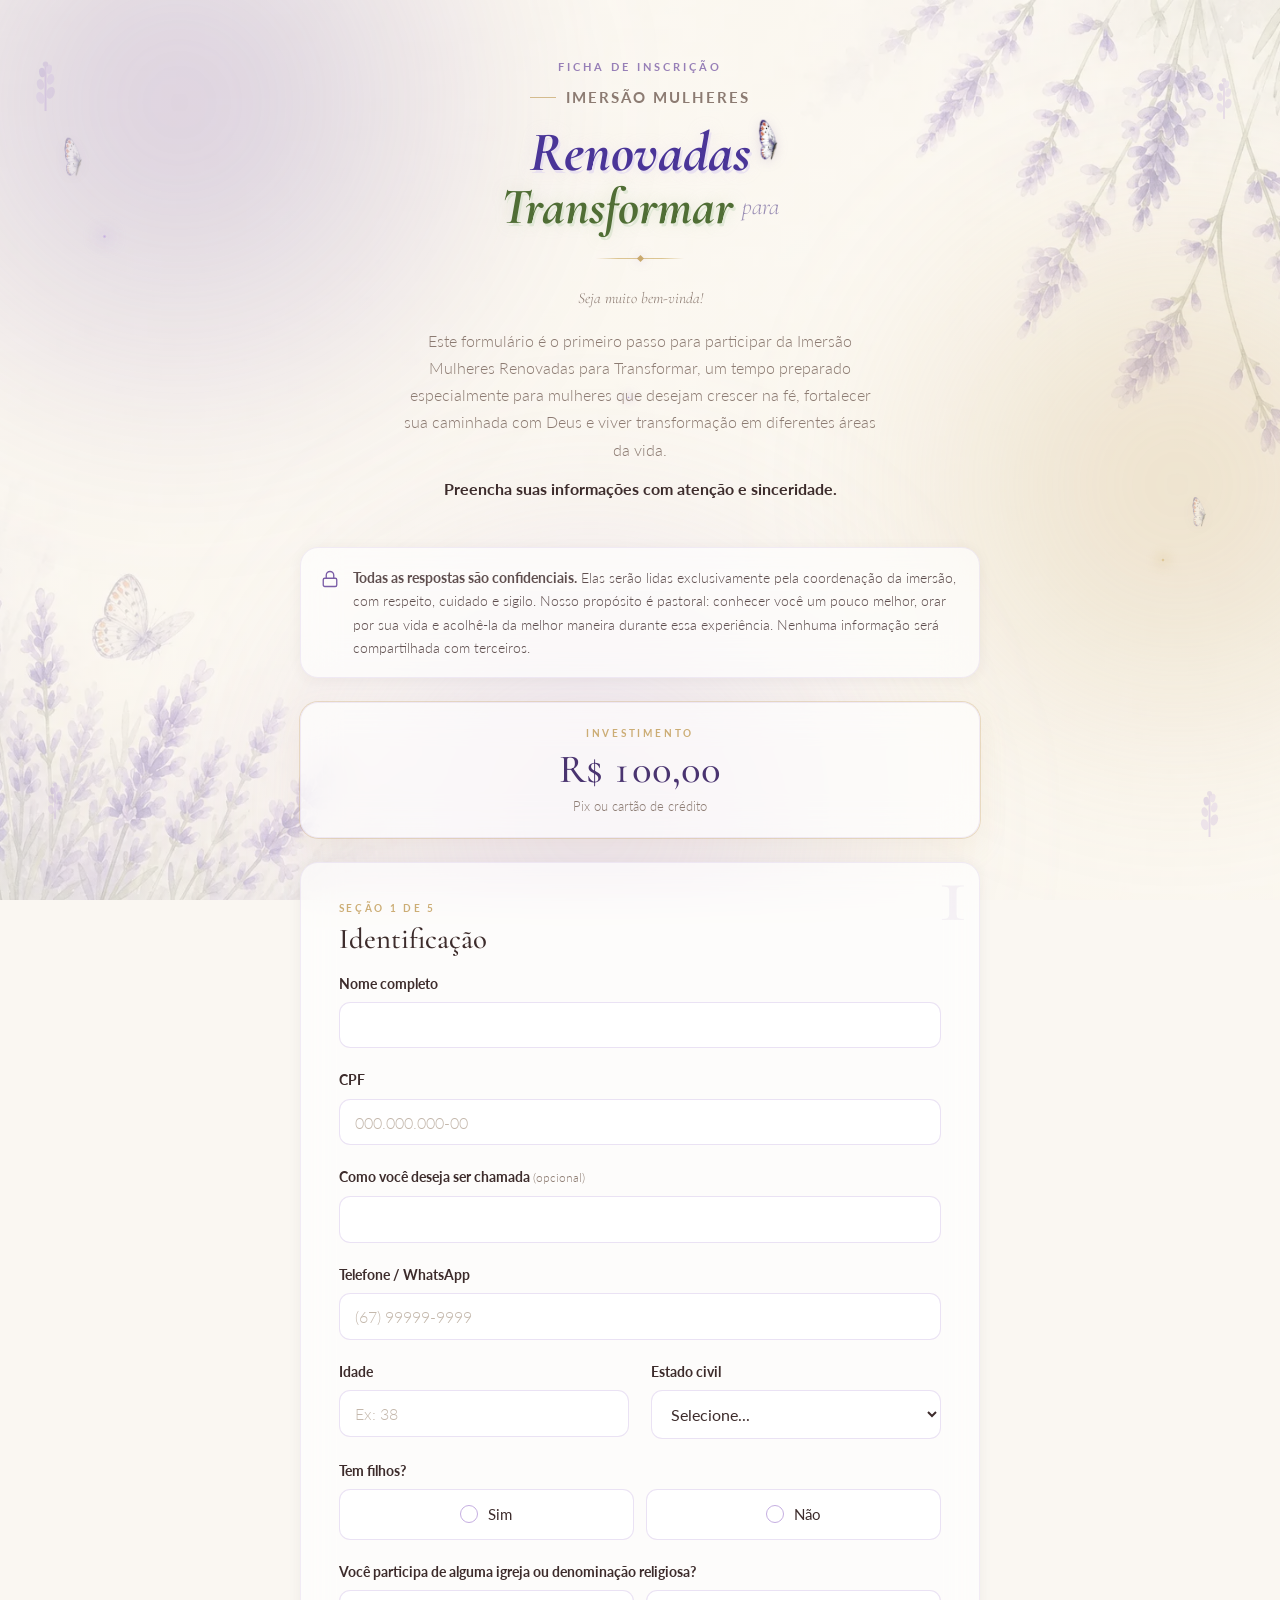
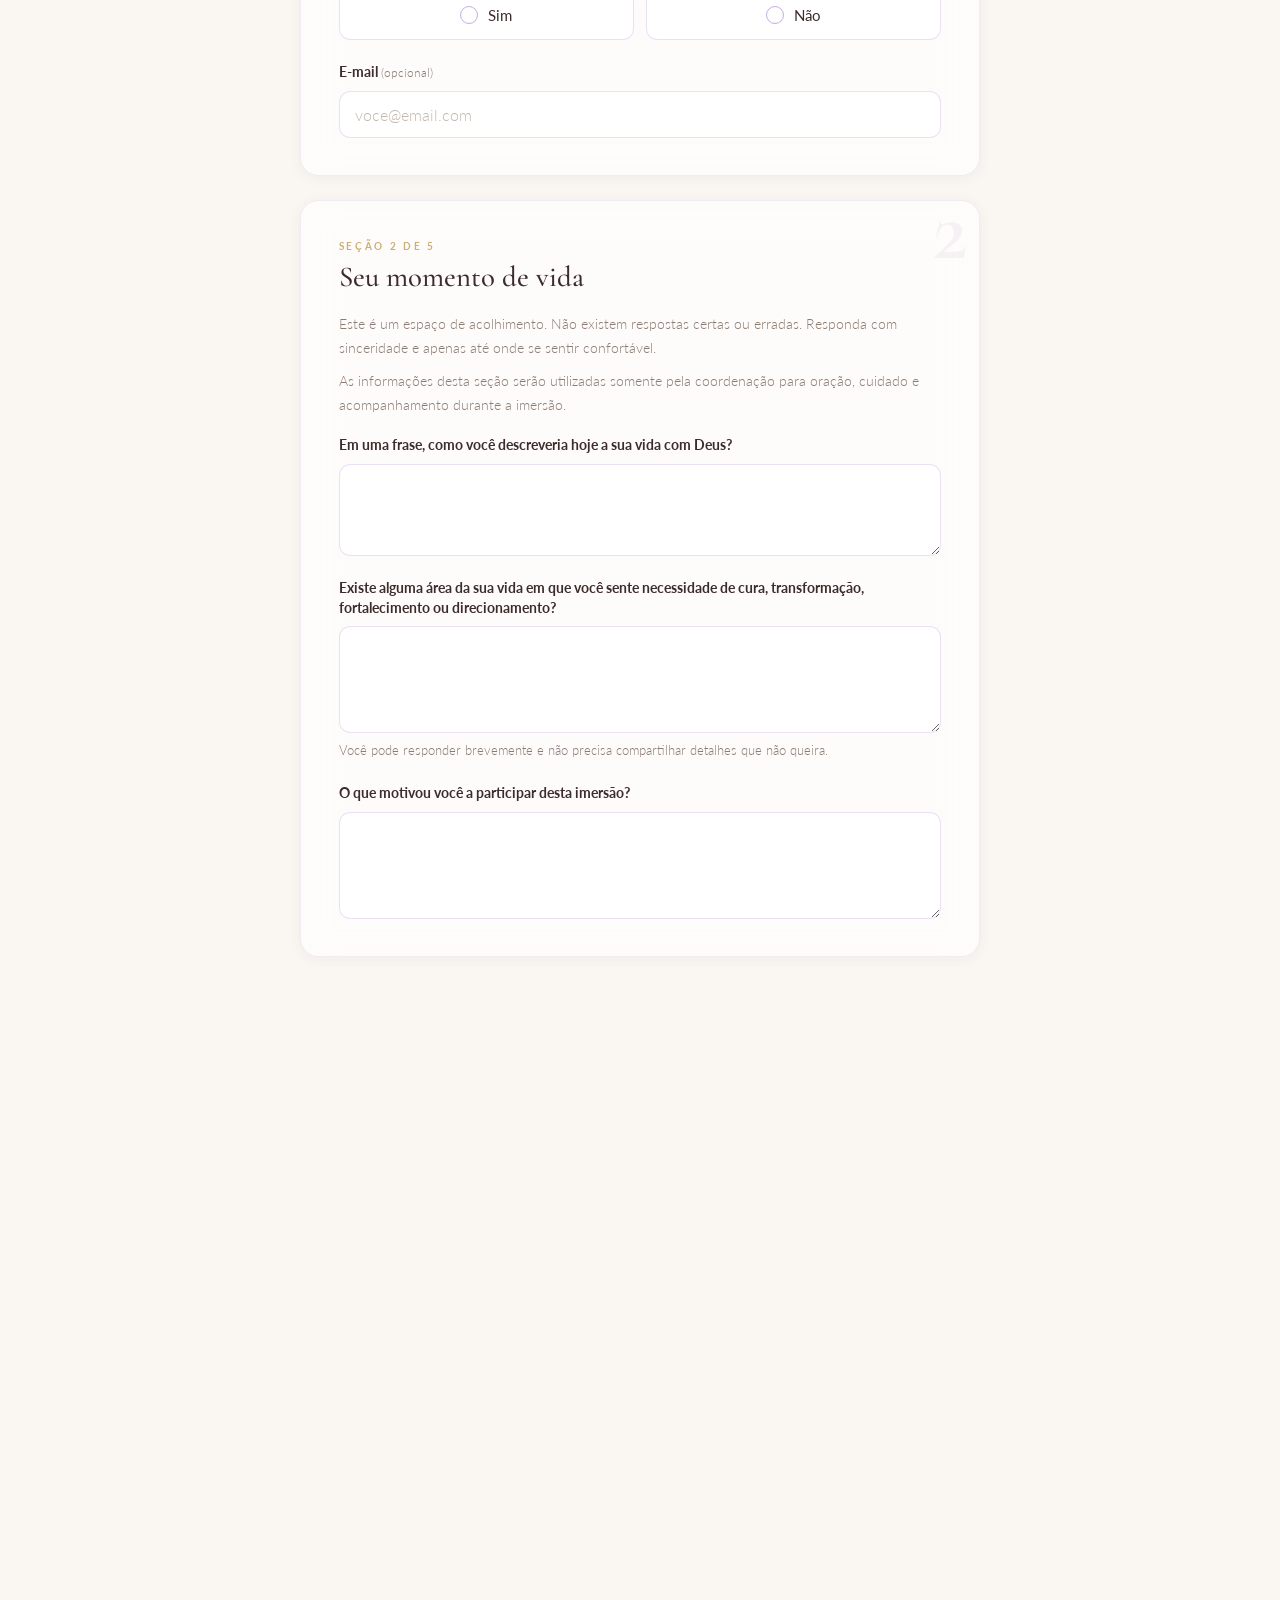
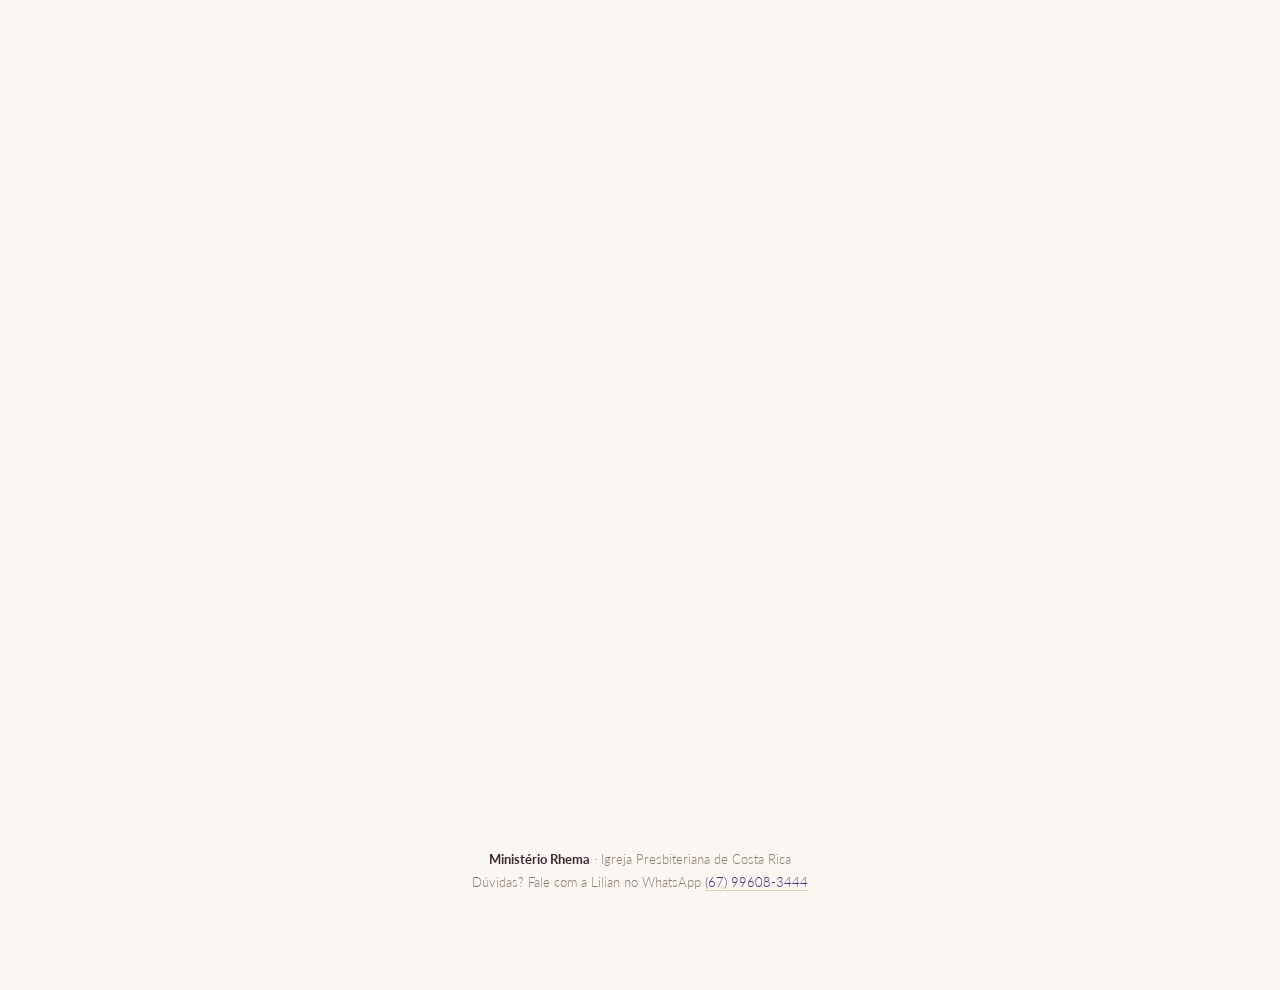
<file: index.html>
<!DOCTYPE html>
<html lang="pt-BR">
<head>
<meta charset="UTF-8">
<meta name="viewport" content="width=device-width, initial-scale=1">
<title>Ficha de Inscrição — Imersão Mulheres Renovadas para Transformar</title>
<meta name="description" content="Inscrição para a Imersão Mulheres Renovadas para Transformar — 05 de setembro de 2026, Igreja Presbiteriana de Costa Rica.">
<link rel="icon" href="img/favicon.svg" type="image/svg+xml">
<link rel="preconnect" href="https://fonts.googleapis.com">
<link rel="preconnect" href="https://fonts.gstatic.com" crossorigin>
<link href="https://fonts.googleapis.com/css2?family=Cormorant+Garamond:ital,wght@0,300;0,400;0,500;0,600;1,300;1,400&family=Lato:ital,wght@0,300;0,400;0,700;1,300&display=swap" rel="stylesheet">
<link rel="stylesheet" href="styles.css?v=29">
</head>
<body>

<div class="atmosfera" aria-hidden="true">
  <span class="brilho brilho--1"></span>
  <span class="brilho brilho--2"></span>
  <span class="brilho brilho--3"></span>
</div>
<img class="borboleta-fundo borboleta-fundo--1" src="img/borboleta-3.png" alt="" aria-hidden="true">
<img class="borboleta-fundo borboleta-fundo--2" src="img/borboleta-3.png" alt="" aria-hidden="true">
<svg class="ramo ramo--1" viewBox="0 0 16 34" fill="none" aria-hidden="true"><line x1="8" y1="34" x2="8" y2="8" stroke="#A882D4" stroke-width="1.2" stroke-linecap="round"/><ellipse cx="5" cy="26" rx="2.4" ry="3.6" fill="#C4ADE0" transform="rotate(-18 5 26)"/><ellipse cx="11" cy="23" rx="2.4" ry="3.6" fill="#B89FD4" transform="rotate(18 11 23)"/><ellipse cx="5" cy="18" rx="2.1" ry="3.2" fill="#B89FD4" transform="rotate(-14 5 18)"/><ellipse cx="11" cy="15" rx="2.1" ry="3.2" fill="#C4ADE0" transform="rotate(14 11 15)"/><ellipse cx="6" cy="11" rx="1.8" ry="2.8" fill="#9B7EC8" transform="rotate(-10 6 11)"/><ellipse cx="10" cy="9" rx="1.8" ry="2.8" fill="#C4ADE0" transform="rotate(10 10 9)"/><circle cx="8" cy="6" r="1.6" fill="#9B7EC8" opacity="0.8"/></svg>
<svg class="ramo ramo--2" viewBox="0 0 16 34" fill="none" aria-hidden="true"><line x1="8" y1="34" x2="8" y2="8" stroke="#A882D4" stroke-width="1.2" stroke-linecap="round"/><ellipse cx="5" cy="26" rx="2.4" ry="3.6" fill="#C4ADE0" transform="rotate(-18 5 26)"/><ellipse cx="11" cy="23" rx="2.4" ry="3.6" fill="#B89FD4" transform="rotate(18 11 23)"/><ellipse cx="5" cy="18" rx="2.1" ry="3.2" fill="#B89FD4" transform="rotate(-14 5 18)"/><ellipse cx="11" cy="15" rx="2.1" ry="3.2" fill="#C4ADE0" transform="rotate(14 11 15)"/><ellipse cx="6" cy="11" rx="1.8" ry="2.8" fill="#9B7EC8" transform="rotate(-10 6 11)"/><ellipse cx="10" cy="9" rx="1.8" ry="2.8" fill="#C4ADE0" transform="rotate(10 10 9)"/><circle cx="8" cy="6" r="1.6" fill="#9B7EC8" opacity="0.8"/></svg>
<svg class="ramo ramo--3" viewBox="0 0 16 34" fill="none" aria-hidden="true"><line x1="8" y1="34" x2="8" y2="8" stroke="#A882D4" stroke-width="1.2" stroke-linecap="round"/><ellipse cx="5" cy="26" rx="2.4" ry="3.6" fill="#C4ADE0" transform="rotate(-18 5 26)"/><ellipse cx="11" cy="23" rx="2.4" ry="3.6" fill="#B89FD4" transform="rotate(18 11 23)"/><ellipse cx="5" cy="18" rx="2.1" ry="3.2" fill="#B89FD4" transform="rotate(-14 5 18)"/><ellipse cx="11" cy="15" rx="2.1" ry="3.2" fill="#C4ADE0" transform="rotate(14 11 15)"/><ellipse cx="6" cy="11" rx="1.8" ry="2.8" fill="#9B7EC8" transform="rotate(-10 6 11)"/><ellipse cx="10" cy="9" rx="1.8" ry="2.8" fill="#C4ADE0" transform="rotate(10 10 9)"/><circle cx="8" cy="6" r="1.6" fill="#9B7EC8" opacity="0.8"/></svg>
<svg class="ramo ramo--4" viewBox="0 0 16 34" fill="none" aria-hidden="true"><line x1="8" y1="34" x2="8" y2="8" stroke="#A882D4" stroke-width="1.2" stroke-linecap="round"/><ellipse cx="5" cy="26" rx="2.4" ry="3.6" fill="#C4ADE0" transform="rotate(-18 5 26)"/><ellipse cx="11" cy="23" rx="2.4" ry="3.6" fill="#B89FD4" transform="rotate(18 11 23)"/><ellipse cx="5" cy="18" rx="2.1" ry="3.2" fill="#B89FD4" transform="rotate(-14 5 18)"/><ellipse cx="11" cy="15" rx="2.1" ry="3.2" fill="#C4ADE0" transform="rotate(14 11 15)"/><ellipse cx="6" cy="11" rx="1.8" ry="2.8" fill="#9B7EC8" transform="rotate(-10 6 11)"/><ellipse cx="10" cy="9" rx="1.8" ry="2.8" fill="#C4ADE0" transform="rotate(10 10 9)"/><circle cx="8" cy="6" r="1.6" fill="#9B7EC8" opacity="0.8"/></svg>
<span class="faisca faisca--1" aria-hidden="true"></span>
<span class="faisca faisca--2" aria-hidden="true"></span>
<span class="faisca faisca--3" aria-hidden="true"></span>

<div class="folha">

  <header class="capa">
    <div class="rotulo entra entra--1">Ficha de Inscrição</div>
    <h1 class="entra entra--desfocado entra--2">
      <span class="titulo-eyebrow-interno">Imersão Mulheres</span>
      <span class="titulo-linha1-envolto">
        <span class="titulo-linha1">Renovadas</span>
        <img class="borboleta-titulo borboleta" src="img/borboleta-3.png" alt="" aria-hidden="true">
      </span>
      <span class="titulo-linha2"><span class="titulo-verde">Transformar</span> <span class="titulo-para">para</span></span>
    </h1>
    <div class="filete entra entra--2"></div>
    <p class="boas-vindas entra entra--3">Seja muito bem-vinda!</p>
    <p class="entra entra--3">Este formulário é o primeiro passo para participar da Imersão Mulheres Renovadas para Transformar, um tempo preparado especialmente para mulheres que desejam crescer na fé, fortalecer sua caminhada com Deus e viver transformação em diferentes áreas da vida.</p>
    <p class="entra entra--4"><strong>Preencha suas informações com atenção e sinceridade.</strong></p>
  </header>

  <div class="miolo">

    <div class="selo-sigilo vidro entra entra--4">
      <svg width="18" height="18" viewBox="0 0 24 24" fill="none" stroke="currentColor" stroke-width="1.8" stroke-linecap="round" stroke-linejoin="round" aria-hidden="true">
        <rect x="3" y="11" width="18" height="11" rx="2"></rect>
        <path d="M7 11V7a5 5 0 0 1 10 0v4"></path>
      </svg>
      <p><strong>Todas as respostas são confidenciais.</strong> Elas serão lidas exclusivamente pela coordenação da imersão, com respeito, cuidado e sigilo. Nosso propósito é pastoral: conhecer você um pouco melhor, orar por sua vida e acolhê-la da melhor maneira durante essa experiência. Nenhuma informação será compartilhada com terceiros.</p>
    </div>

    <div class="investimento vidro entra entra--4">
      <span class="rotulo-valor">Investimento</span>
      <span class="valor" id="valor-inscricao">R$ 100,00</span>
      <span class="valor-nota">Pix ou cartão de crédito</span>
    </div>

    <form id="form-inscricao" novalidate>
      <div class="miolo">

        <!-- ── 1. Identificação ─────────────────────────────── -->
        <section class="secao vidro revela">
          <span class="secao-fantasma" aria-hidden="true">1</span>
          <div class="secao-cabeca">
            <span class="secao-rotulo">Seção 1 de 5</span>
            <h2>Identificação</h2>
          </div>

          <div class="campos">
            <div class="campo">
              <label for="nome">Nome completo</label>
              <input type="text" id="nome" name="nome" autocomplete="name" required>
              <div class="erro-campo" id="erro-nome"></div>
            </div>

            <!-- O CPF vem logo no começo de propósito: é por ele que o sistema
                 reconhece quem já se inscreveu — antes de a pessoa preencher a
                 ficha inteira de novo. -->
            <div class="campo">
              <label for="cpf">CPF</label>
              <input type="text" id="cpf" name="cpf" inputmode="numeric" placeholder="000.000.000-00" maxlength="14" required>
              <div class="erro-campo" id="erro-cpf"></div>
              <div class="campo-nota" id="nota-cpf" role="status" aria-live="polite" hidden></div>
            </div>

            <div class="campo">
              <label for="apelido">Como você deseja ser chamada <span class="opcional">(opcional)</span></label>
              <input type="text" id="apelido" name="apelido" autocomplete="nickname">
            </div>

            <div class="campo">
              <label for="telefone">Telefone / WhatsApp</label>
              <!-- maxlength 20 (e não 15): precisa sobrar espaço pra quem digita o 55
                   do país na frente — a máscara descarta o 55 sozinha. Com 15, o campo
                   enchia e os últimos dígitos do número nem entravam. -->
              <input type="tel" id="telefone" name="telefone" inputmode="numeric" placeholder="(67) 99999-9999" maxlength="20" autocomplete="tel" required>
              <div class="erro-campo" id="erro-telefone"></div>
            </div>

            <div class="dupla">
              <div class="campo">
                <label for="idade">Idade</label>
                <input type="text" id="idade" name="idade" inputmode="numeric" maxlength="3" placeholder="Ex: 38" required>
                <div class="erro-campo" id="erro-idade"></div>
              </div>
              <div class="campo">
                <label for="estadoCivil">Estado civil</label>
                <select id="estadoCivil" name="estadoCivil" required>
                  <option value="">Selecione...</option>
                  <option value="Solteira">Solteira</option>
                  <option value="Casada">Casada</option>
                  <option value="União estável">União estável</option>
                  <option value="Separada">Separada</option>
                  <option value="Divorciada">Divorciada</option>
                  <option value="Viúva">Viúva</option>
                </select>
                <div class="erro-campo" id="erro-estadoCivil"></div>
              </div>
            </div>

            <div class="campo">
              <span class="rotulo-campo">Tem filhos?</span>
              <div class="escolhas">
                <label class="escolha"><input type="radio" name="temFilhos" value="sim"><span class="marca"></span>Sim</label>
                <label class="escolha"><input type="radio" name="temFilhos" value="nao"><span class="marca"></span>Não</label>
              </div>
              <div class="erro-campo" id="erro-temFilhos"></div>
              <div class="condicional" id="bloco-quantosFilhos" hidden>
                <label for="quantosFilhos">Se sim, quantos?</label>
                <input type="text" id="quantosFilhos" name="quantosFilhos" inputmode="numeric" maxlength="2">
                <div class="erro-campo" id="erro-quantosFilhos"></div>
              </div>
            </div>

            <div class="campo">
              <span class="rotulo-campo">Você participa de alguma igreja ou denominação religiosa?</span>
              <div class="escolhas">
                <label class="escolha"><input type="radio" name="participaIgreja" value="sim"><span class="marca"></span>Sim</label>
                <label class="escolha"><input type="radio" name="participaIgreja" value="nao"><span class="marca"></span>Não</label>
              </div>
              <div class="erro-campo" id="erro-participaIgreja"></div>
              <div class="condicional" id="bloco-qualIgreja" hidden>
                <label for="qualIgreja">Se sim, qual?</label>
                <input type="text" id="qualIgreja" name="qualIgreja">
                <div class="erro-campo" id="erro-qualIgreja"></div>
              </div>
            </div>

            <div class="campo">
              <label for="email">E-mail <span class="opcional">(opcional)</span></label>
              <input type="email" id="email" name="email" autocomplete="email" placeholder="voce@email.com">
              <div class="erro-campo" id="erro-email"></div>
            </div>
          </div>
        </section>

        <!-- ── 2. Seu momento de vida ───────────────────────── -->
        <section class="secao vidro revela">
          <span class="secao-fantasma" aria-hidden="true">2</span>
          <div class="secao-cabeca">
            <span class="secao-rotulo">Seção 2 de 5</span>
            <h2>Seu momento de vida</h2>
          </div>
          <div class="secao-notas">
            <p class="secao-nota">Este é um espaço de acolhimento. Não existem respostas certas ou erradas. Responda com sinceridade e apenas até onde se sentir confortável.</p>
            <p class="secao-nota">As informações desta seção serão utilizadas somente pela coordenação para oração, cuidado e acompanhamento durante a imersão.</p>
          </div>

          <div class="campos">
            <div class="campo">
              <label for="vidaComDeus">Em uma frase, como você descreveria hoje a sua vida com Deus?</label>
              <textarea id="vidaComDeus" name="vidaComDeus" rows="2"></textarea>
            </div>

            <div class="campo">
              <label for="areaCura">Existe alguma área da sua vida em que você sente necessidade de cura, transformação, fortalecimento ou direcionamento?</label>
              <textarea id="areaCura" name="areaCura" rows="3"></textarea>
              <p class="dica">Você pode responder brevemente e não precisa compartilhar detalhes que não queira.</p>
            </div>

            <div class="campo">
              <label for="motivacao">O que motivou você a participar desta imersão?</label>
              <textarea id="motivacao" name="motivacao" rows="3"></textarea>
            </div>
          </div>
        </section>

        <!-- ── 3. Expectativas ──────────────────────────────── -->
        <section class="secao vidro revela">
          <span class="secao-fantasma" aria-hidden="true">3</span>
          <div class="secao-cabeca">
            <span class="secao-rotulo">Seção 3 de 5</span>
            <h2>Expectativas</h2>
          </div>
          <div class="secao-notas">
            <p class="secao-nota">Queremos caminhar juntas com o coração aberto para aquilo que Deus deseja realizar neste dia.</p>
          </div>

          <div class="campos">
            <div class="campo">
              <label for="expectativa">O que você espera receber ou levar desta imersão para a sua vida?</label>
              <textarea id="expectativa" name="expectativa" rows="3"></textarea>
            </div>

            <div class="campo">
              <label for="necessidadeApoio">Existe alguma informação que a coordenação precisa saber para acolher você melhor durante a imersão?</label>
              <textarea id="necessidadeApoio" name="necessidadeApoio" rows="3"></textarea>
              <p class="dica">Exemplos: limitação física, necessidade especial, restrição alimentar, questão emocional que considere importante informar ou alguma necessidade específica de apoio. Se não houver nada, escreva "não há".</p>
            </div>
          </div>
        </section>

        <!-- ── 4. Informações da imersão ────────────────────── -->
        <section class="secao secao--noite revela">
          <span class="estrela estrela--1" aria-hidden="true"></span>
          <span class="estrela estrela--2" aria-hidden="true"></span>
          <span class="secao-fantasma" aria-hidden="true">4</span>
          <div class="secao-cabeca">
            <span class="secao-rotulo">Seção 4 de 5</span>
            <h2>Informações da imersão</h2>
          </div>

          <dl class="dados-evento">
            <div class="dado">
              <dt>Data</dt>
              <dd>05 de setembro de 2026</dd>
            </div>
            <div class="dado">
              <dt>Horário</dt>
              <dd>Das 8h às 19h <span class="sub">Intervalo para almoço: das 11h às 13h</span></dd>
            </div>
            <div class="dado">
              <dt>Local</dt>
              <dd>Igreja Presbiteriana de Costa Rica <span class="sub">Rua Avelina Paes Ananias, 125</span></dd>
            </div>
            <div class="dado">
              <dt>Investimento</dt>
              <dd id="valor-evento">R$ 100,00</dd>
            </div>
            <div class="dado">
              <dt>Realização</dt>
              <dd>Ministério Rhema e Igreja Presbiteriana de Costa Rica</dd>
            </div>
            <div class="dado">
              <dt>Palestrante</dt>
              <dd>Elizandra Rosa Matsumoto</dd>
            </div>
            <div class="dado">
              <dt>Informações</dt>
              <dd>Lilian <span class="sub"><a href="https://wa.me/5567996083444" target="_blank" rel="noopener">WhatsApp: (67) 99608-3444</a></span></dd>
            </div>
          </dl>
        </section>

        <!-- ── 5. Pagamento ─────────────────────────────────── -->
        <section class="secao vidro revela">
          <span class="secao-fantasma" aria-hidden="true">5</span>
          <div class="secao-cabeca">
            <span class="secao-rotulo">Seção 5 de 5</span>
            <h2>Pagamento</h2>
          </div>
          <div class="secao-notas">
            <p class="secao-nota">Ao concluir a ficha, você vai para a tela de confirmação da sua inscrição, onde pode pagar por Pix ou cartão de crédito.</p>
          </div>

          <div class="acao">
            <button type="submit" class="botao" id="botao-enviar">Concluir Inscrição e Pagar</button>
            <div class="recado" id="recado" role="status" aria-live="polite"></div>
          </div>
        </section>

      </div>
    </form>

    <!-- Inscrições encerradas (limite de vagas atingido). O campo de CPF do
         formulário é MOVIDO para cá pelo JS — leva junto a consulta por CPF —
         para quem já se inscreveu continuar achando a própria página. O limite
         barra vaga nova, não quem já tem vaga. -->
    <section class="secao vidro" id="bloco-encerradas" hidden>
      <div class="secao-cabeca">
        <h2>Inscrições encerradas</h2>
      </div>
      <div class="secao-notas">
        <p class="secao-nota">Todas as vagas da imersão foram preenchidas. Se quiser entrar na lista de espera, fale com a Lilian no WhatsApp.</p>
      </div>
      <div class="acao">
        <a class="botao" id="link-zap-encerradas" href="https://wa.me/5567996083444" target="_blank" rel="noopener">Falar com a Lilian no WhatsApp</a>
      </div>
      <div class="secao-notas" style="margin-top:18px;">
        <p class="secao-nota"><strong>Já fez sua inscrição?</strong> Digite seu CPF abaixo para abrir a sua página.</p>
      </div>
      <div class="campos" id="encerradas-campos"></div>
    </section>

  </div>

  <p class="rodape">
    <strong>Ministério Rhema</strong> · Igreja Presbiteriana de Costa Rica<br>
    Dúvidas? Fale com a Lilian no WhatsApp <a href="https://wa.me/5567996083444" target="_blank" rel="noopener">(67) 99608-3444</a>
  </p>

</div>

<!-- ── Aviso: este CPF já tem inscrição ─────────────────────── -->
<div class="modal-fundo" id="modal-ja-inscrita" hidden>
  <div class="vidro modal-caixa" role="alertdialog" aria-modal="true" aria-labelledby="modal-titulo">
    <h2 id="modal-titulo">Você já tem uma inscrição</h2>
    <p>Encontramos uma inscrição com este CPF. Vamos te levar para a sua página.</p>
    <p class="modal-contagem">Redirecionando em <strong id="modal-segundos">5</strong>...</p>
    <div class="modal-acoes">
      <button type="button" class="botao" id="modal-ir-agora">Ir agora</button>
      <button type="button" class="botao-mini" id="modal-ficar">Não sou eu / corrigir meus dados</button>
    </div>
  </div>
</div>

<script src="config.js"></script>
<script src="api.js?v=4"></script>
<script src="mascaras.js?v=3"></script>
<script src="animacoes.js?v=2"></script>
<script>
(function () {
  var form = document.getElementById('form-inscricao');
  var botao = document.getElementById('botao-enviar');
  var recado = document.getElementById('recado');
  /* Todos os campos que podem receber uma mensagem de erro embaixo (cada um tem
     um <div class="erro-campo" id="erro-XXX">). Só o apelido fica de fora. O
     e-mail é opcional, mas continua aqui: se vier preenchido errado, o servidor
     devolve erro nele. */
  var camposComErro = [
    'nome', 'telefone', 'idade', 'estadoCivil', 'temFilhos', 'quantosFilhos',
    'participaIgreja', 'qualIgreja', 'email', 'cpf'
  ];

  /* Máscaras de digitação (mascaras.js) */
  aplicarMascara(document.getElementById('cpf'), mascaraCPF);
  aplicarMascara(document.getElementById('telefone'), mascaraTelefone);
  apenasDigitos(document.getElementById('idade'));
  apenasDigitos(document.getElementById('quantosFilhos'));
  normalizarEmail(document.getElementById('email'));

  /* ── Reconhecer quem já se inscreveu, pelo CPF ─────────────────────────
     Assim que o CPF fica completo (11 dígitos), consulta se já existe
     inscrição — antes de a pessoa preencher a ficha inteira de novo. Enquanto
     consulta, uma notinha "Verificando..." aparece sob o campo: a resposta do
     Apps Script leva alguns segundos, e sem o sinal o aviso parecia surgir do
     nada (ou nunca). Nada é gravado por este caminho, e falha de rede é
     silenciosa: a consulta nunca pode impedir uma inscrição. */
  (function () {
    var campoCpf = document.getElementById('cpf');
    var nota = document.getElementById('nota-cpf');
    var modal = document.getElementById('modal-ja-inscrita');
    var mostradorSegundos = document.getElementById('modal-segundos');
    var cronometro = null;
    var aguardaDigitacao = null;
    var destino = null;
    /* Consultas resolvidas (com resposta) por CPF: quem clicar em "Não sou eu"
       não pode ser interrompida de novo pelo mesmo número. Só marca DEPOIS da
       resposta — marcar antes fazia uma consulta que falhasse "queimar" o CPF,
       e o aviso nunca mais aparecia para aquele número. */
    var resolvidos = {};
    var emConsulta = null;

    function fecharModal() {
      if (cronometro) { clearInterval(cronometro); cronometro = null; }
      modal.hidden = true;
    }

    function abrirModal(codigo) {
      destino = 'sucesso.html?ref=' + encodeURIComponent(codigo);
      var restantes = 8;
      mostradorSegundos.textContent = restantes;
      modal.hidden = false;
      cronometro = setInterval(function () {
        restantes--;
        if (restantes <= 0) { fecharModal(); window.location.href = destino; return; }
        mostradorSegundos.textContent = restantes;
      }, 1000);
    }

    function consultarCpf() {
      var digitos = campoCpf.value.replace(/\D/g, '');
      if (digitos.length !== 11 || resolvidos[digitos] || emConsulta === digitos) return;
      emConsulta = digitos;

      nota.textContent = 'Verificando...';
      nota.hidden = false;

      apiGet('consultarInscricaoPorCpf', { cpf: digitos })
        .then(function (resp) {
          resolvidos[digitos] = true;
          nota.hidden = true;
          if (resp && resp.encontrada && resp.codigo) abrirModal(resp.codigo);
        })
        .catch(function () {
          /* Sem rede, sem aviso — e sem marcar como resolvido, para tentar de
             novo no próximo blur. O formulário segue normal. */
          nota.hidden = true;
        })
        .then(function () { emConsulta = null; });
    }

    /* Dispara enquanto digita (meio segundo depois da última tecla) e também
       ao sair do campo — o que vier primeiro. */
    campoCpf.addEventListener('input', function () {
      if (aguardaDigitacao) clearTimeout(aguardaDigitacao);
      aguardaDigitacao = setTimeout(consultarCpf, 500);
    });
    campoCpf.addEventListener('blur', consultarCpf);

    document.getElementById('modal-ir-agora').addEventListener('click', function () {
      fecharModal();
      window.location.href = destino;
    });
    document.getElementById('modal-ficar').addEventListener('click', fecharModal);
  })();

  /* Limite de vagas atingido: o formulário sai de cena e entra o aviso. O campo
     de CPF é MOVIDO (não copiado) para dentro do aviso — os ouvintes da consulta
     por CPF vão junto, então quem já se inscreveu continua sendo reconhecida e
     levada para a própria página. Falha de rede na consulta de config deixa o
     formulário normal: o servidor barra de novo no envio, se for o caso. */
  var encerradasMostrado = false;
  function mostrarEncerradas() {
    if (encerradasMostrado) return;
    encerradasMostrado = true;
    var campoCpf = document.getElementById('cpf').closest('.campo');
    document.getElementById('encerradas-campos').appendChild(campoCpf);
    document.getElementById('link-zap-encerradas').href =
      'https://wa.me/5567996083444?text=' + encodeURIComponent('Olá! Vi que as inscrições da Imersão estão encerradas. Dá para entrar na lista de espera?');
    form.hidden = true;
    var investimento = document.querySelector('.investimento');
    if (investimento) investimento.hidden = true; // "Investimento R$ ..." não faz sentido com a ficha fechada
    document.getElementById('bloco-encerradas').hidden = false;
  }

  /* Nome do evento, valor e situação das vagas vêm do backend, para nunca divergirem da planilha */
  apiGet('config').then(function (resp) {
    if (resp && resp.ok && resp.valorFormatado) {
      document.getElementById('valor-inscricao').textContent = resp.valorFormatado;
      document.getElementById('valor-evento').textContent = resp.valorFormatado;
    }
    if (resp && resp.ok && resp.inscricoesEncerradas) mostrarEncerradas();
  }).catch(function () { /* mantém o valor já impresso na página */ });

  /* Sim/Não: marca visualmente a opção e abre o campo "Se sim, ..." */
  function ligarEscolhas(nomeGrupo, idBloco) {
    var bloco = idBloco ? document.getElementById(idBloco) : null;
    var radios = document.querySelectorAll('input[name="' + nomeGrupo + '"]');
    radios.forEach(function (radio) {
      radio.addEventListener('change', function () {
        radios.forEach(function (outro) {
          outro.closest('.escolha').classList.toggle('marcada', outro.checked);
        });
        if (bloco) bloco.hidden = !(radio.value === 'sim' && radio.checked);
      });
    });
  }
  ligarEscolhas('temFilhos', 'bloco-quantosFilhos');
  ligarEscolhas('participaIgreja', 'bloco-qualIgreja');

  function limparErros() {
    camposComErro.forEach(function (campo) {
      var alvo = document.getElementById('erro-' + campo);
      alvo.textContent = '';
      alvo.classList.remove('ativo');
      var input = document.getElementById(campo);
      if (input) input.removeAttribute('aria-invalid');
    });
    recado.textContent = '';
    recado.className = 'recado';
  }

  function mostrarErroCampo(campo, mensagem) {
    var alvo = document.getElementById('erro-' + campo);
    if (!alvo) return false;
    alvo.textContent = mensagem;
    alvo.classList.add('ativo');
    var input = document.getElementById(campo);
    if (input) {
      input.setAttribute('aria-invalid', 'true');
      input.focus({ preventScroll: true });
    }
    (input || alvo).scrollIntoView({ behavior: 'smooth', block: 'center' });
    return true;
  }

  function liberarBotao() {
    botao.disabled = false;
    botao.textContent = 'Concluir Inscrição e Pagar';
  }

  function valorRadio(nome) {
    var el = document.querySelector('input[name="' + nome + '"]:checked');
    return el ? el.value : '';
  }

  function valor(id) { return document.getElementById(id).value; }

  form.addEventListener('submit', function (evento) {
    evento.preventDefault();
    limparErros();
    botao.disabled = true;
    botao.textContent = 'Processando...';

    /* O backend recebe números limpos; a máscara é apenas visual. */
    var dados = {
      nome: valor('nome'),
      apelido: valor('apelido'),
      email: valor('email'),
      cpf: somenteNumeros(valor('cpf')),
      telefone: somenteNumeros(valor('telefone')),
      idade: valor('idade'),
      estadoCivil: valor('estadoCivil'),
      temFilhos: valorRadio('temFilhos'),
      quantosFilhos: valor('quantosFilhos'),
      participaIgreja: valorRadio('participaIgreja'),
      qualIgreja: valor('qualIgreja'),
      vidaComDeus: valor('vidaComDeus'),
      areaCura: valor('areaCura'),
      motivacao: valor('motivacao'),
      expectativa: valor('expectativa'),
      necessidadeApoio: valor('necessidadeApoio')
    };

    /* Com retentativa: a inscrição é o único ponto em que uma falha custa a
       pessoa inteira — todo o resto a coordenação conserta pelo painel depois.
       Repetir é seguro porque o servidor reconhece o CPF e não duplica. */
    apiPostComRetentativa('registrarInscricao', { dados: dados }, {
      aoRepetir: function () {
        recado.textContent = 'A conexão oscilou. Tentando de novo, só um instante...';
        recado.className = 'recado';
      }
    })
      .then(function (resposta) {
        if (resposta.ok) {
          /* Não vai mais direto pro PagBank: a pessoa passa pela tela de
             confirmação, vê o código e decide se paga agora ou depois. Quem vai
             pagar em dinheiro, ou cuja instituição vai pagar, não precisa passar
             por uma tela de pagamento que não vai usar. */
          recado.textContent = 'Tudo certo! Confirmando sua inscrição...';
          recado.className = 'recado ok';
          /* origem=cadastro faz a tela seguinte saber que a pessoa vem daqui, e
             não de volta do PagBank — muda o texto de carregamento. ja=1 avisa
             que o CPF já tinha inscrição, para ela entender por que o código não
             é novo. */
          var destino = 'sucesso.html?ref=' + encodeURIComponent(resposta.codigo) + '&origem=cadastro';
          /* O aviso "você já estava inscrita" só sai quando é verdade. Se a
             primeira tentativa gravou e só a resposta se perdeu, a repetição
             encontra esse mesmo CPF — dizer que ela já era inscrita assustaria
             quem acabou de preencher a ficha pela primeira vez. */
          if (resposta.jaInscrita && !resposta.houveRetentativa) destino += '&ja=1';
          window.location.href = destino;
          return;
        }
        /* A última vaga foi tomada enquanto ela preenchia: o servidor é quem
           decide, e a página passa a mostrar o aviso de encerradas. */
        if (resposta.inscricoesEncerradas) {
          liberarBotao();
          mostrarEncerradas();
          document.getElementById('bloco-encerradas').scrollIntoView({ behavior: 'smooth', block: 'start' });
          return;
        }
        if (!resposta.campo || !mostrarErroCampo(resposta.campo, resposta.mensagem)) {
          recado.textContent = resposta.mensagem || 'Não foi possível continuar. Tente novamente.';
          recado.className = 'recado erro';
        }
        liberarBotao();
      })
      .catch(function () {
        /* A conexão pode ter caído *depois* de o servidor gravar a inscrição, e o
           antigo "tente novamente" levava a pessoa a reenviar e duplicar. Hoje o
           servidor não duplica mais (reconhece o CPF), mas a mensagem também
           deixou de empurrar para o reenvio às cegas. */
        recado.textContent = 'Não conseguimos confirmar agora. Recarregue a página antes de tentar de novo — sua inscrição pode já ter sido registrada.';
        recado.className = 'recado erro';
        liberarBotao();
      });
  });
})();
</script>
</body>
</html>
</file>
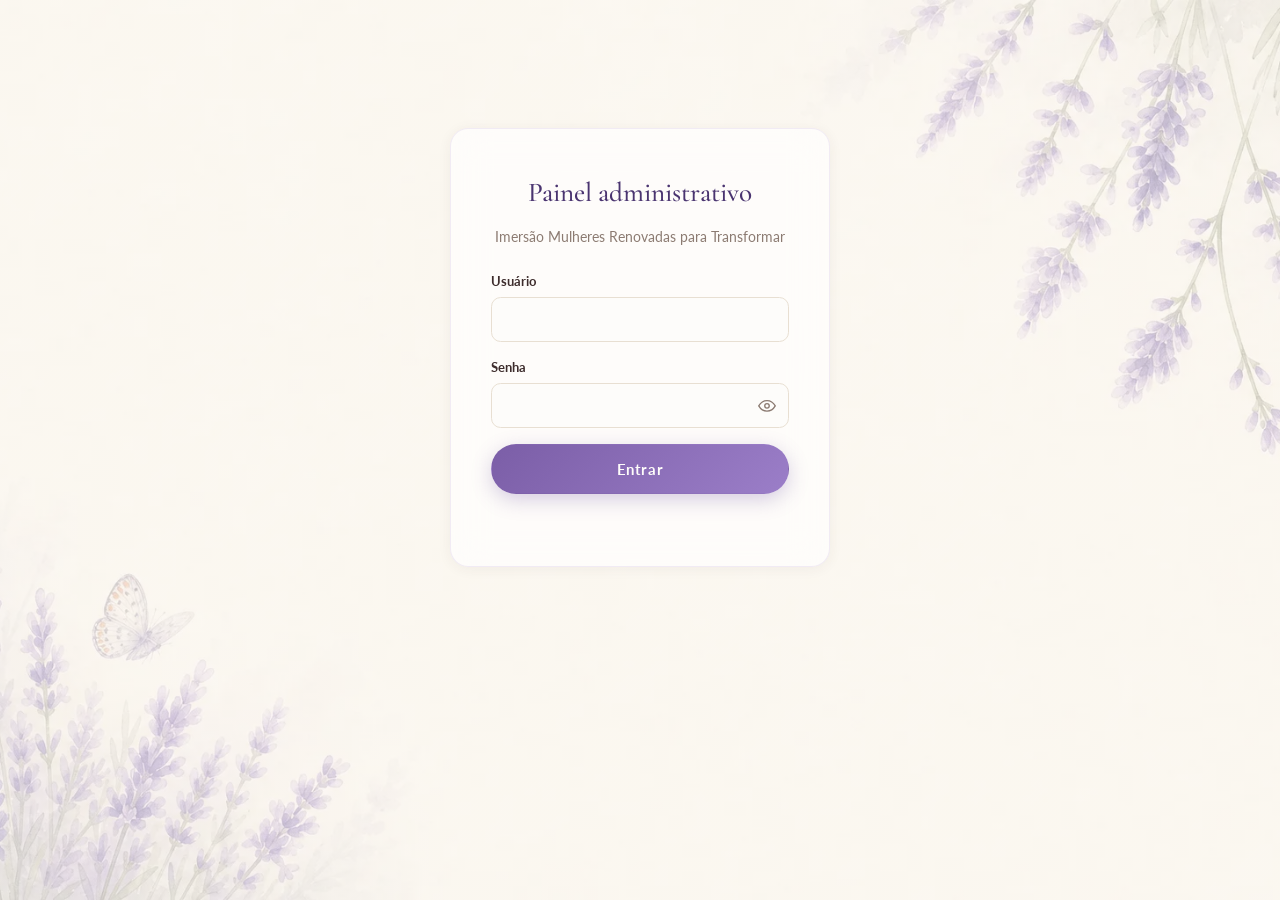
<file: admin-inscricao.html>
<!DOCTYPE html>
<html lang="pt-BR">
<head>
<meta charset="UTF-8">
<meta name="viewport" content="width=device-width, initial-scale=1">
<meta name="robots" content="noindex, nofollow">
<title>Painel administrativo (temporário) — Imersão Mulheres Renovadas para Transformar</title>
<link rel="icon" href="img/favicon.svg" type="image/svg+xml">
<link rel="preconnect" href="https://fonts.googleapis.com">
<link rel="preconnect" href="https://fonts.gstatic.com" crossorigin>
<link href="https://fonts.googleapis.com/css2?family=Cormorant+Garamond:ital,wght@0,300;0,400;0,500;0,600;1,300;1,400&family=Lato:ital,wght@0,300;0,400;0,700;1,300&display=swap" rel="stylesheet">
<link rel="stylesheet" href="styles.css?v=29">
</head>
<body class="admin">

  <!-- ── Criar login (só aparece na primeiríssima vez) ───────── -->
  <div class="vidro admin-login" id="tela-criar-login" hidden>
    <h1>Painel administrativo</h1>
    <p class="sub">Imersão Mulheres Renovadas para Transformar</p>
    <p class="dica" style="margin-bottom:16px;">Ainda não existe login pra esse painel. Crie um usuário e senha agora (isso só pode ser feito uma vez).</p>
    <form id="form-criar-login">
      <div>
        <label for="novo-usuario">Usuário</label>
        <input type="text" id="novo-usuario" name="usuario" autocomplete="username" required>
      </div>
      <div>
        <label for="nova-senha">Senha (mínimo 6 caracteres)</label>
        <input type="password" id="nova-senha" name="senha" autocomplete="new-password" required minlength="6">
      </div>
      <button type="submit" class="botao" id="botao-criar-login">Criar login</button>
      <div class="admin-erro" id="erro-criar-login" role="alert"></div>
    </form>
  </div>

  <!-- ── Login ─────────────────────────────────────────────── -->
  <div class="vidro admin-login" id="tela-login">
    <h1>Painel administrativo</h1>
    <p class="sub">Imersão Mulheres Renovadas para Transformar</p>
    <form id="form-login">
      <div>
        <label for="usuario">Usuário</label>
        <input type="text" id="usuario" name="usuario" autocomplete="username" required>
      </div>
      <div>
        <label for="senha">Senha</label>
        <div class="campo-senha">
          <input type="password" id="senha" name="senha" autocomplete="current-password" required>
          <button type="button" class="botao-olho" id="botao-olho" aria-label="Mostrar senha" aria-pressed="false">
            <svg id="icone-olho-aberto" width="18" height="18" viewBox="0 0 24 24" fill="none" stroke="currentColor" stroke-width="1.8" stroke-linecap="round" stroke-linejoin="round" aria-hidden="true">
              <path d="M1 12s4-7 11-7 11 7 11 7-4 7-11 7-11-7-11-7Z"></path>
              <circle cx="12" cy="12" r="3"></circle>
            </svg>
            <svg id="icone-olho-fechado" hidden width="18" height="18" viewBox="0 0 24 24" fill="none" stroke="currentColor" stroke-width="1.8" stroke-linecap="round" stroke-linejoin="round" aria-hidden="true">
              <path d="M17.94 17.94A10.94 10.94 0 0 1 12 19c-7 0-11-7-11-7a18.36 18.36 0 0 1 5.06-5.94M9.9 4.24A10.94 10.94 0 0 1 12 5c7 0 11 7 11 7a18.42 18.42 0 0 1-2.16 3.19M14.12 14.12a3 3 0 1 1-4.24-4.24"></path>
              <line x1="1" y1="1" x2="23" y2="23"></line>
            </svg>
          </button>
        </div>
      </div>
      <button type="submit" class="botao" id="botao-entrar">Entrar</button>
      <div class="admin-erro" id="erro-login" role="alert"></div>
    </form>
  </div>

  <!-- ── Painel ────────────────────────────────────────────── -->
  <div id="tela-painel" hidden>
    <div class="admin-cabecalho">
      <div>
        <h1>Inscrições</h1>
        <div class="contador" id="contador">Carregando...</div>
      </div>
      <div class="admin-acoes-topo">
        <input type="search" id="busca" placeholder="Buscar por nome, código, e-mail...">
        <select id="filtro-situacao" aria-label="Filtrar por situação">
          <option value="">Todas as situações</option>
        </select>
        <button type="button" class="botao-mini" id="botao-excel">Exportar Excel</button>
        <button type="button" class="botao-mini botao-mini--sair" id="botao-sair">Sair</button>
      </div>
    </div>

    <div class="admin-tabela-wrap">
      <table class="admin-tabela">
        <thead>
          <tr>
            <th>Código</th>
            <th>Nome</th>
            <th>Pago</th>
            <th>Forma</th>
            <th>Data pgto.</th>
            <th>Salvar</th>
            <th>Ficha</th>
          </tr>
        </thead>
        <tbody id="corpo-tabela"></tbody>
      </table>
    </div>
  </div>

<script>
  var WEBAPP_URL = 'https://script.google.com/macros/s/AKfycbxmftpeE1R9vP6Mj53OH6ltQ9JKPYfnoPYJWt1H3gm8S7GJ0kV9NJBLrQJyGKuIETF0/exec';
</script>
<script src="api.js?v=4"></script>
<script>
(function () {
  var token = null;
  var todasInscricoes = [];

  var telaCriarLogin = document.getElementById('tela-criar-login');
  var telaLogin = document.getElementById('tela-login');
  var telaPainel = document.getElementById('tela-painel');

  var formCriarLogin = document.getElementById('form-criar-login');
  var erroCriarLogin = document.getElementById('erro-criar-login');
  var botaoCriarLogin = document.getElementById('botao-criar-login');

  var formLogin = document.getElementById('form-login');
  var botaoEntrar = document.getElementById('botao-entrar');
  var erroLogin = document.getElementById('erro-login');

  var corpoTabela = document.getElementById('corpo-tabela');
  var campoBusca = document.getElementById('busca');
  var filtroSituacao = document.getElementById('filtro-situacao');
  var botaoSair = document.getElementById('botao-sair');
  var botaoExcel = document.getElementById('botao-excel');
  var contador = document.getElementById('contador');
  var botaoOlho = document.getElementById('botao-olho');
  var campoSenha = document.getElementById('senha');
  var iconeOlhoAberto = document.getElementById('icone-olho-aberto');
  var iconeOlhoFechado = document.getElementById('icone-olho-fechado');

  var COLUNAS_BUSCA = ['codigo', 'nome', 'apelido', 'email', 'cpf', 'telefone'];

  /* Guarda a sessão só nesta aba do navegador, para um F5 não obrigar a fazer
     login de novo (mesmo comportamento do painel do sistema principal). */
  function tokenSalvo() {
    try { return sessionStorage.getItem('adminTokenPaliativo'); } catch (e) { return null; }
  }
  function salvarToken(t) {
    try { sessionStorage.setItem('adminTokenPaliativo', t); } catch (e) { /* sem sessionStorage: sessão dura só esta execução */ }
  }
  function limparToken() {
    try { sessionStorage.removeItem('adminTokenPaliativo'); } catch (e) {}
  }

  function esconderTudo() {
    telaCriarLogin.hidden = true;
    telaLogin.hidden = true;
    telaPainel.hidden = true;
  }

  function mostrarLogin(mensagem) {
    token = null;
    limparToken();
    esconderTudo();
    telaLogin.hidden = false;
    erroLogin.textContent = mensagem || '';
  }

  function mostrarPainel() {
    esconderTudo();
    telaPainel.hidden = false;
    carregarInscricoes();
  }

  function apiGetAdmin(action, extra) {
    var params = Object.assign({ token: token }, extra || {});
    return apiGet(action, params).then(function (resp) {
      if (resp && resp.sessaoInvalida) {
        mostrarLogin('Sessão expirada. Faça login novamente.');
        return Promise.reject(new Error('sessao_invalida'));
      }
      return resp;
    });
  }

  botaoOlho.addEventListener('click', function () {
    var vaiMostrar = campoSenha.type === 'password';
    campoSenha.type = vaiMostrar ? 'text' : 'password';
    iconeOlhoAberto.hidden = vaiMostrar;
    iconeOlhoFechado.hidden = !vaiMostrar;
  });

  // Retoma a sessão se esta mesma aba já tinha um token guardado.
  token = tokenSalvo();
  if (token) {
    mostrarPainel();
  } else {
    // A tela de login já aparece por padrão (ver HTML) — só troca pra "criar
    // login" no raro caso de ainda não haver credenciais configuradas.
    apiGet('adminStatusLogin').then(function (resp) {
      if (resp && resp.ok && !resp.configurado) {
        telaLogin.hidden = true;
        telaCriarLogin.hidden = false;
      }
    }).catch(function () { /* mantém a tela de login; erro real aparece ao tentar entrar */ });
  }

  formCriarLogin.addEventListener('submit', function (evento) {
    evento.preventDefault();
    erroCriarLogin.textContent = '';
    botaoCriarLogin.disabled = true;
    botaoCriarLogin.textContent = 'Criando...';

    apiPost('adminConfigurarLoginInicial', {
      usuario: document.getElementById('novo-usuario').value,
      senha: document.getElementById('nova-senha').value
    }).then(function (resp) {
      botaoCriarLogin.disabled = false;
      botaoCriarLogin.textContent = 'Criar login';
      if (!resp.ok) {
        erroCriarLogin.textContent = resp.mensagem || 'Não foi possível criar o login.';
        return;
      }
      esconderTudo();
      telaLogin.hidden = false;
      erroLogin.textContent = '';
    }).catch(function () {
      botaoCriarLogin.disabled = false;
      botaoCriarLogin.textContent = 'Criar login';
      erroCriarLogin.textContent = 'Não conseguimos falar com o servidor. Tente novamente.';
    });
  });

  formLogin.addEventListener('submit', function (evento) {
    evento.preventDefault();
    erroLogin.textContent = '';
    botaoEntrar.disabled = true;
    botaoEntrar.textContent = 'Entrando...';

    apiPost('adminLogin', {
      usuario: document.getElementById('usuario').value,
      senha: document.getElementById('senha').value
    }).then(function (resp) {
      botaoEntrar.disabled = false;
      botaoEntrar.textContent = 'Entrar';
      if (!resp.ok) {
        erroLogin.textContent = resp.mensagem || 'Não foi possível entrar.';
        return;
      }
      token = resp.token;
      salvarToken(token);
      document.getElementById('senha').value = '';
      mostrarPainel();
    }).catch(function () {
      botaoEntrar.disabled = false;
      botaoEntrar.textContent = 'Entrar';
      erroLogin.textContent = 'Não conseguimos falar com o servidor. Tente novamente.';
    });
  });

  botaoSair.addEventListener('click', function () { mostrarLogin(); });

  function base64ParaBlob(base64, mime) {
    var bytes = atob(base64);
    var numeros = new Uint8Array(bytes.length);
    for (var i = 0; i < bytes.length; i++) numeros[i] = bytes.charCodeAt(i);
    return new Blob([numeros], { type: mime });
  }

  function baixarArquivo(base64, nomeArquivo, mime) {
    var url = URL.createObjectURL(base64ParaBlob(base64, mime));
    var link = document.createElement('a');
    link.href = url;
    link.download = nomeArquivo;
    document.body.appendChild(link);
    link.click();
    link.remove();
    setTimeout(function () { URL.revokeObjectURL(url); }, 30000);
  }

  botaoExcel.addEventListener('click', function () {
    var textoOriginal = botaoExcel.textContent;
    botaoExcel.disabled = true;
    botaoExcel.textContent = 'Gerando...';
    apiGetAdmin('adminExportarExcel')
      .then(function (resp) {
        botaoExcel.disabled = false;
        botaoExcel.textContent = textoOriginal;
        if (!resp.ok) { mostrarAviso(resp.mensagem || 'Não foi possível exportar.'); return; }
        baixarArquivo(resp.base64, resp.nomeArquivo, 'application/vnd.openxmlformats-officedocument.spreadsheetml.sheet');
      })
      .catch(function () {
        botaoExcel.disabled = false;
        botaoExcel.textContent = textoOriginal;
      });
  });

  function baixarFichaPdf(codigo, botao) {
    var textoOriginal = botao.textContent;
    botao.disabled = true;
    botao.textContent = '...';
    apiGetAdmin('adminGerarFichaPdf', { codigo: codigo })
      .then(function (resp) {
        botao.disabled = false;
        botao.textContent = textoOriginal;
        if (!resp.ok) { mostrarAviso(resp.mensagem || 'Não foi possível gerar a ficha.'); return; }
        baixarArquivo(resp.base64, resp.nomeArquivo, 'application/pdf');
      })
      .catch(function () {
        botao.disabled = false;
        botao.textContent = textoOriginal;
      });
  }

  function carregarInscricoes() {
    mostrarLinhaUnica('Carregando inscrições...');
    apiGetAdmin('adminListarInscricoes')
      .then(function (resp) {
        if (!resp.ok) {
          mostrarLinhaUnica(resp.mensagem || 'Não foi possível carregar as inscrições.');
          return;
        }
        todasInscricoes = resp.inscricoes || [];
        preencherFiltroSituacao();
        aplicarFiltros();
      })
      .catch(function (erro) {
        // Sessão expirada já foi tratada em apiGetAdmin (voltou para o login).
        // Qualquer outra falha precisa aparecer: um catch vazio aqui deixava a
        // tela em "Carregando inscrições..." para sempre, sem dizer o motivo.
        if (erro && erro.message === 'sessao_invalida') return;
        contador.textContent = '';
        mostrarLinhaUnica('Não foi possível carregar: ' + ((erro && erro.message) || 'erro desconhecido') + '. Tente recarregar a página.');
      });
  }

  function mostrarLinhaUnica(texto) {
    corpoTabela.textContent = '';
    var tr = document.createElement('tr');
    var td = document.createElement('td');
    td.colSpan = 7;
    td.textContent = texto;
    tr.appendChild(td);
    corpoTabela.appendChild(tr);
  }

  /* Mesmas opções do painel do sistema principal, pra coordenação não ver duas
     listas diferentes. Aqui nada fica travado: não existe pagamento automático. */
  var STATUS_MANUAIS = ['Pendente', 'Pago', 'Isento', 'Desistiu', 'Cancelado'];
  var FORMAS_MANUAIS = [
    '', 'Pix', 'Cartão de crédito', 'Dinheiro', 'Transferência',
    'Empresa (faturado)', 'Cortesia', 'Outro'
  ];

  /**
   * Monta um <select>. Se o valor atual da linha não estiver entre as opções
   * (inscrições antigas gravadas como "Não pagou", por exemplo), ele entra como
   * opção extra já selecionada — senão o navegador mostraria a primeira opção
   * como escolhida e um clique distraído em "Salvar" trocaria o valor sem
   * ninguém perceber.
   */
  function criarSelect(opcoes, valorAtual) {
    var select = document.createElement('select');
    var valor = (valorAtual === null || valorAtual === undefined) ? '' : String(valorAtual);
    var lista = opcoes.slice();
    if (lista.indexOf(valor) === -1) lista.push(valor);

    lista.forEach(function (opcao) {
      var option = document.createElement('option');
      option.value = opcao;
      option.textContent = opcao === '' ? '—' : opcao;
      if (opcao === valor) option.selected = true;
      select.appendChild(option);
    });
    return select;
  }

  /**
   * Monta a tabela via DOM (createElement/textContent), nunca innerHTML: os
   * dados vêm do formulário público, sem login pra escrever — podem conter
   * texto malicioso. textContent nunca interpreta isso como HTML/script.
   */
  function renderizarTabela(lista) {
    corpoTabela.textContent = '';

    if (!lista.length) {
      mostrarLinhaUnica('Nenhuma inscrição encontrada.');
      return;
    }

    lista.forEach(function (item) {
      var tr = document.createElement('tr');

      ['codigo', 'nome'].forEach(function (chave) {
        var td = document.createElement('td');
        td.textContent = item[chave] || '—';
        td.title = item[chave] || '';
        tr.appendChild(td);
      });

      var tdPago = document.createElement('td');
      var selectPago = criarSelect(STATUS_MANUAIS, item.pago);
      tdPago.appendChild(selectPago);
      tr.appendChild(tdPago);

      var tdForma = document.createElement('td');
      var selectForma = criarSelect(FORMAS_MANUAIS, item.formaPagamento);
      tdForma.appendChild(selectForma);
      tr.appendChild(tdForma);

      var tdData = document.createElement('td');
      var inputData = document.createElement('input');
      inputData.type = 'date';
      inputData.value = item.dataPagamento || '';
      tdData.appendChild(inputData);
      tr.appendChild(tdData);

      // Marca a data de hoje automaticamente quando muda pra "Pago" e a data ainda está vazia.
      selectPago.addEventListener('change', function () {
        if (selectPago.value === 'Pago' && !inputData.value) {
          inputData.value = new Date().toISOString().slice(0, 10);
        }
      });

      var tdSalvar = document.createElement('td');
      var botaoSalvar = document.createElement('button');
      botaoSalvar.type = 'button';
      botaoSalvar.className = 'botao-mini';
      botaoSalvar.textContent = 'Salvar';
      botaoSalvar.addEventListener('click', function () {
        salvarLinha(item.codigo, selectPago.value, selectForma.value, inputData.value, botaoSalvar);
      });
      tdSalvar.appendChild(botaoSalvar);
      tr.appendChild(tdSalvar);

      var tdPdf = document.createElement('td');
      var botaoPdf = document.createElement('button');
      botaoPdf.type = 'button';
      botaoPdf.className = 'botao-mini';
      botaoPdf.textContent = 'PDF';
      botaoPdf.addEventListener('click', function () { baixarFichaPdf(item.codigo, botaoPdf); });
      tdPdf.appendChild(botaoPdf);
      tr.appendChild(tdPdf);

      corpoTabela.appendChild(tr);
    });
  }

  function salvarLinha(codigo, pago, formaPagamento, dataPagamento, botao) {
    var textoOriginal = botao.textContent;
    botao.disabled = true;
    botao.textContent = 'Salvando...';

    apiPost('adminAtualizarInscricao', {
      token: token,
      codigo: codigo,
      campos: { Pago: pago, Forma_Pagamento: formaPagamento, Data_Pagamento: dataPagamento }
    }).then(function (resp) {
      botao.disabled = false;
      if (!resp.ok) {
        botao.textContent = textoOriginal;
        mostrarAviso(resp.mensagem || 'Não foi possível salvar.');
        if (resp.sessaoInvalida) mostrarLogin('Sessão expirada. Faça login novamente.');
        return;
      }
      botao.textContent = 'Salvo!';
      setTimeout(function () { botao.textContent = textoOriginal; }, 2000);
    }).catch(function () {
      botao.disabled = false;
      botao.textContent = textoOriginal;
      mostrarAviso('Não conseguimos falar com o servidor. Tente novamente.');
    });
  }

  /**
   * Monta a lista do filtro a partir das situações que realmente aparecem nas
   * inscrições — inclusive valores antigos como "Não pagou", que ainda podem
   * existir de antes de as opções mudarem.
   */
  function preencherFiltroSituacao() {
    var escolhaAtual = filtroSituacao.value;
    var situacoes = [];
    todasInscricoes.forEach(function (item) {
      if (item.pago && situacoes.indexOf(item.pago) === -1) situacoes.push(item.pago);
    });
    situacoes.sort();

    filtroSituacao.textContent = '';
    var todas = document.createElement('option');
    todas.value = '';
    todas.textContent = 'Todas as situações';
    filtroSituacao.appendChild(todas);

    situacoes.forEach(function (s) {
      var option = document.createElement('option');
      option.value = s;
      option.textContent = s;
      if (s === escolhaAtual) option.selected = true;
      filtroSituacao.appendChild(option);
    });
  }

  /** Busca por texto e filtro de situação valem ao mesmo tempo. */
  function aplicarFiltros() {
    var termo = campoBusca.value.trim().toLowerCase();
    var situacao = filtroSituacao.value;

    var filtradas = todasInscricoes.filter(function (item) {
      if (situacao && item.pago !== situacao) return false;
      if (!termo) return true;
      return COLUNAS_BUSCA.some(function (chave) {
        var valor = item[chave];
        return valor && String(valor).toLowerCase().indexOf(termo) !== -1;
      });
    });

    contador.textContent = filtradas.length === todasInscricoes.length
      ? todasInscricoes.length + ' inscrição(ões)'
      : filtradas.length + ' de ' + todasInscricoes.length + ' inscrição(ões)';

    renderizarTabela(filtradas);
  }

  campoBusca.addEventListener('input', aplicarFiltros);
  filtroSituacao.addEventListener('change', aplicarFiltros);
})();
</script>
</body>
</html>
</file>
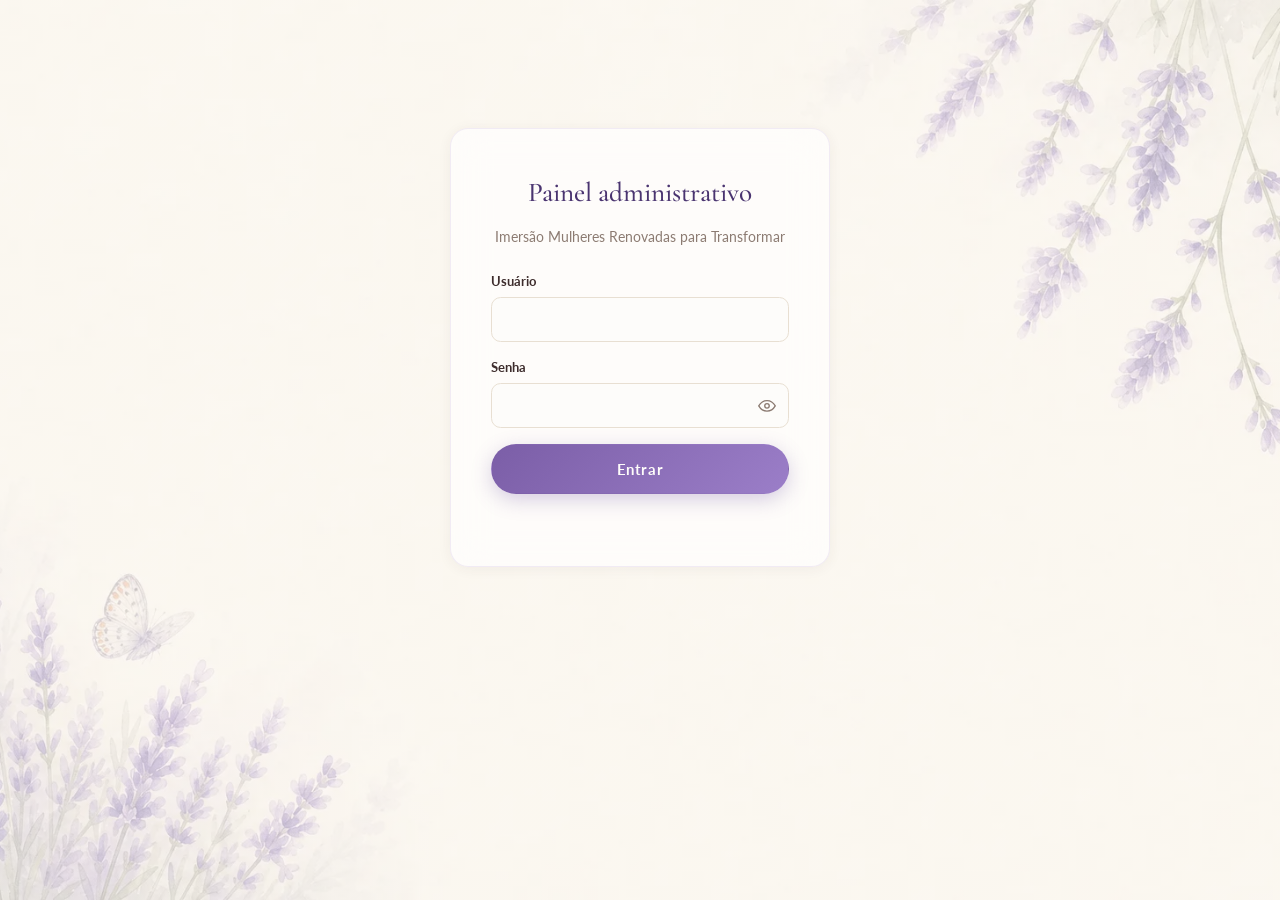
<file: admin.html>
<!DOCTYPE html>
<html lang="pt-BR">
<head>
<meta charset="UTF-8">
<meta name="viewport" content="width=device-width, initial-scale=1">
<meta name="robots" content="noindex, nofollow">
<title>Painel administrativo — Imersão Mulheres Renovadas para Transformar</title>
<link rel="icon" href="img/favicon.svg" type="image/svg+xml">
<link rel="preconnect" href="https://fonts.googleapis.com">
<link rel="preconnect" href="https://fonts.gstatic.com" crossorigin>
<link href="https://fonts.googleapis.com/css2?family=Cormorant+Garamond:ital,wght@0,300;0,400;0,500;0,600;1,300;1,400&family=Lato:ital,wght@0,300;0,400;0,700;1,300&display=swap" rel="stylesheet">
<link rel="stylesheet" href="styles.css?v=29">
<style>
/* ── Aba "Avaliações" ──────────────────────────────────────────────────
   Fica aqui, e não no styles.css compartilhado, porque nada disso é usado
   por outra tela — e mexer no CSS comum arriscaria o formulário público e
   o painel do sistema antigo.

   Regra de cor seguida à risca: as barras são UMA série só, então usam UMA
   cor (lavanda) — nada de pintar cada barra de um tom conforme o valor, que
   seria codificar duas vezes a mesma informação. O dourado das estrelas é
   enfeite ao lado do número, nunca a barra em si: sobre o creme ele tem
   contraste 2.18:1, abaixo do mínimo para carregar dado sozinho. Por isso
   toda barra também traz o número escrito. */

.av-topo { display: flex; align-items: baseline; justify-content: space-between; gap: 16px; flex-wrap: wrap; margin-bottom: 18px; }
.av-topo p { font-size: 0.9rem; color: var(--text-muted); }

.av-tiles {
  display: grid;
  grid-template-columns: repeat(auto-fit, minmax(190px, 1fr));
  gap: 14px;
  margin-bottom: 22px;
}
.av-tile {
  background: var(--surface);
  border: 1px solid var(--hairline);
  border-radius: 16px;
  padding: 18px 20px;
  display: flex;
  flex-direction: column;
  gap: 3px;
}
.av-tile .av-rotulo {
  font-size: 0.7rem;
  letter-spacing: 0.14em;
  text-transform: uppercase;
  color: var(--text-muted);
  font-weight: 700;
}
.av-tile .av-numero {
  font-family: var(--font-display);
  font-size: 2.3rem;
  line-height: 1.05;
  color: var(--purple-deep);
  font-weight: 500;
}
.av-tile .av-nota { font-size: 0.8rem; color: var(--text-muted); }

.av-blocos { display: grid; grid-template-columns: repeat(auto-fit, minmax(320px, 1fr)); gap: 16px; margin-bottom: 22px; }
.av-bloco {
  background: var(--surface);
  border: 1px solid var(--hairline);
  border-radius: 16px;
  padding: 20px;
}
.av-bloco h2 {
  font-family: var(--font-display);
  font-size: 1.25rem;
  font-weight: 500;
  color: var(--purple-deep);
  margin-bottom: 4px;
}
.av-bloco .av-sub { font-size: 0.78rem; color: var(--text-muted); margin-bottom: 14px; }

/* ── Barras ────────────────────────────────────────────────────────────
   Marca fina (10px, teto de 24px), ponta arredondada em 4px só do lado que
   cresce e reta na base, trilho de um passo acima da superfície. */
.av-barra { display: grid; grid-template-columns: 8.5rem 1fr auto; align-items: center; gap: 10px; padding: 5px 0; }
.av-barra + .av-barra { border-top: 1px solid var(--hairline); }
.av-barra-rotulo { font-size: 0.85rem; color: var(--text); line-height: 1.25; }
.av-barra-rotulo small { display: block; font-size: 0.7rem; color: var(--text-muted); }
.av-trilho { background: #F0EAE0; border-radius: 0 5px 5px 0; height: 10px; overflow: hidden; }
.av-preenche {
  height: 100%;
  background: var(--lavender);
  border-radius: 0 4px 4px 0; /* reta na base, arredondada na ponta que cresce */
  min-width: 2px;
  transition: width 0.7s var(--ease);
}
.av-barra-valor { font-size: 0.85rem; color: var(--text); font-variant-numeric: tabular-nums; white-space: nowrap; }
.av-barra-valor span { color: var(--text-muted); font-size: 0.76rem; }

/* Estrelas: enfeite ao lado do número, nunca sozinhas carregando o dado. */
.av-estrelas { display: inline-flex; gap: 1px; vertical-align: middle; }
.av-estrelas svg { width: 15px; height: 15px; display: block; }
.av-estrelas .cheia { color: var(--gold); }
.av-estrelas .vazia { color: #E6DCCB; }

/* ── Comentários ───────────────────────────────────────────────────── */
.av-comentarios { display: grid; grid-template-columns: repeat(auto-fill, minmax(300px, 1fr)); gap: 12px; }
.av-comentario {
  background: var(--surface);
  border: 1px solid var(--hairline);
  border-left: 3px solid var(--lavender-lt);
  border-radius: 12px;
  padding: 14px 16px;
}
.av-comentario-topo { display: flex; align-items: center; justify-content: space-between; gap: 10px; margin-bottom: 8px; }
.av-comentario-quem { font-size: 0.85rem; font-weight: 700; color: var(--purple-deep); }
.av-comentario-quando { font-size: 0.72rem; color: var(--text-muted); }
.av-resposta + .av-resposta { margin-top: 9px; }
.av-resposta-rotulo {
  font-size: 0.66rem;
  letter-spacing: 0.1em;
  text-transform: uppercase;
  color: var(--lavender);
  font-weight: 700;
  margin-bottom: 2px;
}
.av-resposta p { font-size: 0.86rem; line-height: 1.5; color: var(--text); white-space: pre-line; }

.av-vazio { text-align: center; padding: 50px 20px; color: var(--text-muted); font-size: 0.95rem; }

/* ── Abas ──────────────────────────────────────────────────────────── */
.admin-abas { display: flex; gap: 4px; margin: 0 0 18px; border-bottom: 1px solid var(--hairline); }
.admin-abas button {
  background: none;
  border: 0;
  border-bottom: 2px solid transparent;
  margin-bottom: -1px;
  padding: 9px 16px;
  font-family: inherit;
  font-size: 0.9rem;
  color: var(--text-muted);
  cursor: pointer;
}
.admin-abas button:hover { color: var(--lavender); }
.admin-abas button[aria-selected="true"] { color: var(--purple-deep); font-weight: 700; border-bottom-color: var(--lavender); }
</style>
</head>
<body class="admin">

  <!-- ── Login ─────────────────────────────────────────────── -->
  <div class="vidro admin-login" id="tela-login">
    <h1>Painel administrativo</h1>
    <p class="sub">Imersão Mulheres Renovadas para Transformar</p>
    <form id="form-login">
      <div>
        <label for="usuario">Usuário</label>
        <input type="text" id="usuario" name="usuario" autocomplete="username" required>
      </div>
      <div>
        <label for="senha">Senha</label>
        <div class="campo-senha">
          <input type="password" id="senha" name="senha" autocomplete="current-password" required>
          <button type="button" class="botao-olho" id="botao-olho" aria-label="Mostrar senha" aria-pressed="false">
            <svg id="icone-olho-aberto" width="18" height="18" viewBox="0 0 24 24" fill="none" stroke="currentColor" stroke-width="1.8" stroke-linecap="round" stroke-linejoin="round" aria-hidden="true">
              <path d="M1 12s4-7 11-7 11 7 11 7-4 7-11 7-11-7-11-7Z"></path>
              <circle cx="12" cy="12" r="3"></circle>
            </svg>
            <svg id="icone-olho-fechado" hidden width="18" height="18" viewBox="0 0 24 24" fill="none" stroke="currentColor" stroke-width="1.8" stroke-linecap="round" stroke-linejoin="round" aria-hidden="true">
              <path d="M17.94 17.94A10.94 10.94 0 0 1 12 19c-7 0-11-7-11-7a18.36 18.36 0 0 1 5.06-5.94M9.9 4.24A10.94 10.94 0 0 1 12 5c7 0 11 7 11 7a18.42 18.42 0 0 1-2.16 3.19M14.12 14.12a3 3 0 1 1-4.24-4.24"></path>
              <line x1="1" y1="1" x2="23" y2="23"></line>
            </svg>
          </button>
        </div>
      </div>
      <button type="submit" class="botao" id="botao-entrar">Entrar</button>
      <div class="admin-erro" id="erro-login" role="alert"></div>
    </form>
  </div>

  <!-- ── Painel ────────────────────────────────────────────── -->
  <div id="tela-painel" hidden>
    <div class="admin-cabecalho">
      <div>
        <h1>Inscrições</h1>
        <div class="contador" id="contador">Carregando...</div>
      </div>
      <div class="admin-acoes-topo">
        <input type="search" id="busca" placeholder="Buscar por nome, código, e-mail...">
        <select id="filtro-situacao" aria-label="Filtrar por situação">
          <option value="">Todas as situações</option>
        </select>
        <button type="button" class="botao-mini" id="botao-excel">Exportar Excel</button>
        <button type="button" class="botao-mini" id="botao-fichas">Fichas em PDF</button>
        <button type="button" class="botao-mini botao-mini--sair" id="botao-sair">Sair</button>
      </div>
    </div>

    <div class="admin-abas" role="tablist">
      <button type="button" id="aba-btn-inscricoes" role="tab" aria-selected="true">Inscrições</button>
      <button type="button" id="aba-btn-avaliacoes" role="tab" aria-selected="false">Avaliações da imersão</button>
    </div>

    <div id="aba-inscricoes">

    <!-- Os três primeiros são botões: clicar filtra a tabela naquele grupo.
         "Arrecadado" é só leitura — não existe filtro "por dinheiro". -->
    <div class="admin-cards" id="admin-cards" hidden>
      <button type="button" class="card-metrica" data-card="todas" aria-pressed="false">
        <span class="card-rotulo">Inscrições</span>
        <strong class="card-numero" id="card-todas-numero">—</strong>
        <span class="card-nota" id="card-todas-nota"></span>
      </button>
      <button type="button" class="card-metrica card-metrica--pagas" data-card="pagas" aria-pressed="false">
        <span class="card-rotulo">Pagas</span>
        <strong class="card-numero" id="card-pagas-numero">—</strong>
        <span class="card-nota" id="card-pagas-nota"></span>
      </button>
      <button type="button" class="card-metrica card-metrica--aguardando" data-card="aguardando" aria-pressed="false">
        <span class="card-rotulo">Aguardando</span>
        <strong class="card-numero" id="card-aguardando-numero">—</strong>
        <span class="card-nota" id="card-aguardando-nota"></span>
      </button>
      <div class="card-metrica card-metrica--dinheiro">
        <span class="card-rotulo">Arrecadado</span>
        <strong class="card-numero" id="card-dinheiro-numero">—</strong>
        <span class="card-nota" id="card-dinheiro-nota"></span>
        <!-- Fixo no HTML: a ressalva vale sempre, não depende dos números. -->
        <span class="card-nota card-nota--obs">valor bruto, sem descontar taxas</span>
      </div>
    </div>
    <p class="admin-cards-extra" id="cards-extra" hidden></p>
    <!-- Limite de vagas: a coordenação muda aqui, sem mexer em código. Ao
         atingir o limite, o formulário público passa a dizer "encerradas". -->
    <p class="admin-cards-extra" id="controle-vagas" hidden>
      Limite de vagas:
      <input type="number" id="limite-vagas" min="1" step="1" style="width:72px;margin:0 6px;" aria-label="Limite de vagas">
      <button type="button" class="botao-mini" id="botao-limite">Salvar limite</button>
    </p>

    <div class="admin-tabela-wrap">
      <table class="admin-tabela">
        <thead>
          <tr>
            <th>Código</th>
            <th>Nome</th>
            <th>Situação</th>
            <th>Forma</th>
            <th>Data pgto.</th>
            <th>Origem</th>
            <th>Contato</th>
            <th>Ficha</th>
          </tr>
        </thead>
        <tbody id="corpo-tabela"></tbody>
      </table>
    </div>

    <div class="admin-rodape-tabela">
      <span class="rodape-aviso" id="aviso-alteracoes" hidden></span>
      <button type="button" class="botao-mini botao-salvar-tudo" id="botao-salvar-tudo" disabled>Salvar alterações</button>
    </div>

    </div><!-- /aba-inscricoes -->

    <!-- ── Aba: resultado da avaliação da imersão ─────────────────── -->
    <div id="aba-avaliacoes" hidden>
      <div class="av-vazio" id="av-carregando">Carregando as avaliações...</div>

      <div id="av-conteudo" hidden>
        <div class="av-topo">
          <p id="av-resumo-linha"></p>
          <button type="button" class="botao-mini" id="av-atualizar">Atualizar</button>
        </div>

        <div class="av-tiles">
          <div class="av-tile">
            <span class="av-rotulo">Responderam</span>
            <strong class="av-numero" id="av-total">—</strong>
            <span class="av-nota" id="av-total-nota"></span>
          </div>
          <div class="av-tile">
            <span class="av-rotulo">Nota geral</span>
            <strong class="av-numero" id="av-media">—</strong>
            <span class="av-nota"><span class="av-estrelas" id="av-media-estrelas"></span></span>
          </div>
          <div class="av-tile">
            <span class="av-rotulo">Indicariam a uma amiga</span>
            <strong class="av-numero" id="av-indicaria">—</strong>
            <span class="av-nota" id="av-indicaria-nota"></span>
          </div>
          <div class="av-tile">
            <span class="av-rotulo">Querem os próximos</span>
            <strong class="av-numero" id="av-proximos">—</strong>
            <span class="av-nota" id="av-proximos-nota"></span>
          </div>
        </div>

        <div class="av-blocos">
          <section class="av-bloco">
            <h2>Distribuição das notas</h2>
            <p class="av-sub">Quantas deram cada nota geral</p>
            <div id="av-distribuicao"></div>
          </section>
          <section class="av-bloco">
            <h2>Média por aspecto</h2>
            <p class="av-sub">De 1 a 5 estrelas</p>
            <div id="av-aspectos"></div>
          </section>
        </div>

        <section class="av-bloco">
          <h2 id="av-titulo-comentarios">O que elas escreveram</h2>
          <p class="av-sub">Mais recentes primeiro</p>
          <div class="av-comentarios" id="av-comentarios"></div>
        </section>
      </div>
    </div>

  </div>

<script src="config.js"></script>
<script src="api.js?v=4"></script>
<script>
(function () {
  var token = null;
  var todasInscricoes = [];

  /* Alterações feitas na tela e ainda não gravadas: código -> campos.
     Ficam aqui, e não só nos campos do HTML, porque a tabela é remontada a cada
     busca ou filtro — sem isso, digitar na busca apagaria o que a coordenação
     tivesse acabado de preencher nas outras linhas. */
  var pendentes = {};

  /* Filtro vindo dos cards ('pagas' / 'aguardando'). É um caminho alternativo ao
     <select> de situação: usar um limpa o outro, então o que está na tela sempre
     corresponde a exatamente um critério. */
  var filtroCard = '';

  /* O que está à vista neste momento (depois da busca e dos filtros). É essa
     lista que vira o PDF de fichas — "gerar" significa gerar o que se vê. */
  var visiveis = [];

  var telaLogin = document.getElementById('tela-login');
  var telaPainel = document.getElementById('tela-painel');
  var formLogin = document.getElementById('form-login');
  var botaoEntrar = document.getElementById('botao-entrar');
  var erroLogin = document.getElementById('erro-login');
  var corpoTabela = document.getElementById('corpo-tabela');
  var campoBusca = document.getElementById('busca');
  var filtroSituacao = document.getElementById('filtro-situacao');
  var botaoSair = document.getElementById('botao-sair');
  var botaoExcel = document.getElementById('botao-excel');
  var botaoFichas = document.getElementById('botao-fichas');
  var contador = document.getElementById('contador');
  var cards = document.getElementById('admin-cards');
  var cardsExtra = document.getElementById('cards-extra');
  var cardTodasNumero = document.getElementById('card-todas-numero');
  var cardTodasNota = document.getElementById('card-todas-nota');
  var controleVagas = document.getElementById('controle-vagas');
  var inputLimite = document.getElementById('limite-vagas');
  var botaoLimite = document.getElementById('botao-limite');
  /* { limite, ocupadas, encerradas } vindo do servidor; `ocupadas` é refeito
     aqui a cada mudança de situação (marcar Desistiu devolve a vaga na hora). */
  var vagas = null;
  /* Espelha STATUS_LIBERAM_VAGA do servidor (Config.gs). */
  var STATUS_SEM_VAGA = ['Desistiu', 'Cancelado'];
  var cardPagasNumero = document.getElementById('card-pagas-numero');
  var cardPagasNota = document.getElementById('card-pagas-nota');
  var cardAguardandoNumero = document.getElementById('card-aguardando-numero');
  var cardAguardandoNota = document.getElementById('card-aguardando-nota');
  var cardDinheiroNumero = document.getElementById('card-dinheiro-numero');
  var cardDinheiroNota = document.getElementById('card-dinheiro-nota');
  var botaoSalvarTudo = document.getElementById('botao-salvar-tudo');
  var avisoAlteracoes = document.getElementById('aviso-alteracoes');
  var botaoOlho = document.getElementById('botao-olho');
  var campoSenha = document.getElementById('senha');
  var iconeOlhoAberto = document.getElementById('icone-olho-aberto');
  var iconeOlhoFechado = document.getElementById('icone-olho-fechado');

  /* Colunas de texto simples da tabela. As demais (situação, forma, data) são
     campos editáveis, montados um a um em renderizarTabela. O dado completo
     continua disponível pelo Excel e pelo PDF da ficha. */
  var COLUNAS_TEXTO = ['codigo', 'nome'];
  var TOTAL_COLUNAS = 8; // as 2 de texto + situação, forma, data, origem, contato, ficha

  /* Campos usados na busca — bem mais amplos que as colunas exibidas, pra ainda
     dar pra achar alguém pelo telefone, e-mail, CPF, igreja, respostas, etc. */
  var CAMPOS_BUSCA = [
    'codigo', 'nome', 'apelido', 'email', 'cpf', 'telefone', 'idade', 'estadoCivil',
    'status', 'formaPagamento', 'dataInscricao', 'dataPagamento',
    'temFilhos', 'quantosFilhos', 'participaIgreja', 'qualIgreja',
    'vidaComDeus', 'areaCura', 'motivacao', 'expectativa', 'necessidadeApoio'
  ];

  /* Situações que a coordenação pode escolher. Falhou/Expirado/Falha_Checkout
     ficam de fora: são resposta da PagBank, não decisão administrativa. */
  var STATUS_MANUAIS = ['Pendente', 'Pago', 'Isento', 'Desistiu', 'Cancelado'];

  var FORMAS_MANUAIS = [
    '', 'Pix', 'Cartão de crédito', 'Dinheiro', 'Transferência',
    'Empresa (faturado)', 'Cortesia', 'Outro'
  ];

  /* Rótulos amigáveis para o que a PagBank grava em Forma_Pagamento. */
  var NOME_FORMA_AUTOMATICA = { PIX: 'Pix', CREDIT_CARD: 'Cartão de crédito', BOLETO: 'Boleto' };

  /* Situações de quem não deve mais nada — não entram em "aguardando" nem somam
     no valor previsto. Todo o resto (Pendente, e também Falhou/Expirado/
     Falha_Checkout, que são tentativas que não se concluíram) ainda deve. */
  var STATUS_SEM_COBRANCA = ['Isento', 'Desistiu', 'Cancelado'];

  /* Espelha STATUS_PAGAVEIS do servidor: só nestas situações o botão de contato
     gera link de pagamento — nas demais ele abre a conversa sem texto pronto. */
  var STATUS_PAGAVEIS = ['Pendente', 'Falhou', 'Expirado', 'Falha_Checkout'];

  /* Mensagem de cobrança enviada pelo WhatsApp (texto definido pela coordenação). */
  function mensagemCobranca(nome, link) {
    var primeiroNome = String(nome || '').trim().split(/\s+/)[0] || 'tudo bem';
    return '🌷 IMERSÃO MULHERES RENOVADAS PARA TRANSFORMAR\n\n' +
      'Olá ' + primeiroNome + '!\nTudo bem? 💜\n\n' +
      'Identificamos que sua inscrição para a Imersão Mulheres Renovadas para Transformar foi realizada com sucesso, porém ainda não identificamos o pagamento.\n\n' +
      'Para facilitar a conclusão da sua inscrição, disponibilizamos um novo link de pagamento:\n\n' +
      '🔗 ' + link + '\n\n' +
      '✨ Será um dia especial de renovação, propósito e transformação!\n\n' +
      '📅 05 de setembro de 2026\n' +
      '⏰ Das 8h às 19h\n' +
      '📍 Igreja Presbiteriana de Costa Rica\n\n' +
      'Em caso de dúvidas, estamos à disposição.\n\n' +
      '💜 Será uma alegria ter você conosco!';
  }

  /* Telefone da planilha (vem como número, sem o 55) -> URL do WhatsApp. */
  function urlWhatsApp(telefone, texto) {
    var digitos = String(telefone == null ? '' : telefone).replace(/\D/g, '');
    if (!digitos) return null;
    if (digitos.length === 10 || digitos.length === 11) digitos = '55' + digitos;
    return 'https://wa.me/' + digitos + (texto ? '?text=' + encodeURIComponent(texto) : '');
  }

  /* Espelha origemDoPagamento_ (Config.gs) para a linha recém-salva, sem esperar
     uma recarga. Aqui não há Charge_Id à vista, mas quem tem cobrança confirmada
     está travado e nem chega a ser salvo por esta via. Pendente com link em
     aberto conta como PagBank — há uma cobrança viva esperando lá. */
  function origemDaSituacao(status, temCheckout) {
    if (!status || status === 'Pendente') return temCheckout ? 'PagBank' : '—';
    return STATUS_MANUAIS.indexOf(status) === -1 ? 'PagBank' : 'Manual';
  }

  function grupoDaSituacao(status) {
    if (status === 'Pago') return 'pagas';
    if (STATUS_SEM_COBRANCA.indexOf(status) !== -1) return 'outras';
    return 'aguardando';
  }

  function formatarReais(centavos) {
    return (Number(centavos || 0) / 100).toLocaleString('pt-BR', { style: 'currency', currency: 'BRL' });
  }

  function tokenSalvo() {
    try { return sessionStorage.getItem('adminToken'); } catch (e) { return null; }
  }
  function salvarToken(t) {
    try { sessionStorage.setItem('adminToken', t); } catch (e) { /* navegador sem sessionStorage — sessão só dura nesta execução */ }
  }
  function limparToken() {
    try { sessionStorage.removeItem('adminToken'); } catch (e) {}
  }

  function mostrarLogin(mensagem) {
    token = null;
    limparToken();
    telaPainel.hidden = true;
    telaLogin.hidden = false;
    erroLogin.textContent = mensagem || '';
  }

  function mostrarPainel() {
    telaLogin.hidden = true;
    telaPainel.hidden = false;
    carregarInscricoes();
  }

  /** GET autenticado: junta o token e trata sessão expirada de forma central. */
  function apiGetAdmin(action, extra) {
    var params = Object.assign({ token: token }, extra || {});
    return apiGet(action, params).then(function (resp) {
      if (resp && resp.sessaoInvalida) {
        mostrarLogin('Sessão expirada. Faça login novamente.');
        return Promise.reject(new Error('sessao_invalida'));
      }
      return resp;
    });
  }

  function base64ParaBlob(base64, mime) {
    var bytes = atob(base64);
    var numeros = new Uint8Array(bytes.length);
    for (var i = 0; i < bytes.length; i++) numeros[i] = bytes.charCodeAt(i);
    return new Blob([numeros], { type: mime });
  }

  function baixarArquivo(base64, nomeArquivo, mime) {
    var url = URL.createObjectURL(base64ParaBlob(base64, mime));
    var link = document.createElement('a');
    link.href = url;
    link.download = nomeArquivo;
    document.body.appendChild(link);
    link.click();
    link.remove();
    setTimeout(function () { URL.revokeObjectURL(url); }, 30000);
  }

  botaoOlho.addEventListener('click', function () {
    var vaiMostrar = campoSenha.type === 'password';
    campoSenha.type = vaiMostrar ? 'text' : 'password';
    iconeOlhoAberto.hidden = vaiMostrar;
    iconeOlhoFechado.hidden = !vaiMostrar;
    botaoOlho.setAttribute('aria-label', vaiMostrar ? 'Esconder senha' : 'Mostrar senha');
    botaoOlho.setAttribute('aria-pressed', vaiMostrar ? 'true' : 'false');
  });

  formLogin.addEventListener('submit', function (evento) {
    evento.preventDefault();
    erroLogin.textContent = '';
    botaoEntrar.disabled = true;
    botaoEntrar.textContent = 'Entrando...';

    var usuario = document.getElementById('usuario').value;
    var senha = document.getElementById('senha').value;

    apiPost('adminLogin', { usuario: usuario, senha: senha })
      .then(function (resp) {
        botaoEntrar.disabled = false;
        botaoEntrar.textContent = 'Entrar';
        if (!resp.ok) {
          erroLogin.textContent = resp.mensagem || 'Não foi possível entrar.';
          return;
        }
        token = resp.token;
        salvarToken(token);
        document.getElementById('senha').value = '';
        mostrarPainel();
      })
      .catch(function () {
        botaoEntrar.disabled = false;
        botaoEntrar.textContent = 'Entrar';
        erroLogin.textContent = 'Não conseguimos falar com o servidor. Tente novamente.';
      });
  });

  botaoSair.addEventListener('click', function () { mostrarLogin(); });

  botaoExcel.addEventListener('click', function () {
    var textoOriginal = botaoExcel.textContent;
    botaoExcel.disabled = true;
    botaoExcel.textContent = 'Gerando...';
    apiGetAdmin('adminExportarExcel')
      .then(function (resp) {
        botaoExcel.disabled = false;
        botaoExcel.textContent = textoOriginal;
        if (!resp.ok) { mostrarAviso(resp.mensagem || 'Não foi possível exportar.'); return; }
        baixarArquivo(resp.base64, resp.nomeArquivo, 'application/vnd.openxmlformats-officedocument.spreadsheetml.sheet');
      })
      .catch(function (erro) {
        botaoExcel.disabled = false;
        botaoExcel.textContent = textoOriginal;
        // Sessão expirada já voltou para o login em apiGetAdmin; qualquer outra
        // falha precisa aparecer — antes o clique simplesmente "não fazia nada".
        if (erro && erro.message === 'sessao_invalida') return;
        mostrarAviso('Não conseguimos gerar o Excel agora. Verifique sua conexão e tente novamente.');
      });
  });

  /* Gera as fichas do que está na tela — um PDF, uma página por pessoa, em
     ordem alfabética. Filtrar por "Pagas" antes de clicar gera só as pagas. */
  botaoFichas.addEventListener('click', function () {
    if (!visiveis.length) {
      mostrarAviso('Não há nenhuma inscrição na tela para gerar ficha.');
      return;
    }

    /* O PDF é montado a partir da planilha, não da tela. Sem este aviso, quem
       acabou de marcar alguém como Pago e ainda não salvou receberia a ficha
       com a situação antiga, sem entender por quê. */
    if (Object.keys(pendentes).length) {
      mostrarConfirmacao({
        titulo: 'Alterações ainda não salvas',
        mensagem: 'As fichas são geradas com o que está gravado na planilha, então essas mudanças não vão aparecer.',
        textoConfirmar: 'Gerar assim mesmo',
        textoCancelar: 'Voltar',
        aoConfirmar: gerarFichas
      });
      return;
    }
    gerarFichas();
  });

  function gerarFichas() {
    var textoOriginal = botaoFichas.textContent;
    botaoFichas.disabled = true;
    botaoFichas.textContent = 'Gerando ' + visiveis.length + '...';

    var restaurar = function () {
      botaoFichas.disabled = false;
      botaoFichas.textContent = textoOriginal;
    };

    apiPost('adminGerarFichasPdf', {
      token: token,
      codigos: visiveis.map(function (item) { return item.codigo; })
    })
      .then(function (resp) {
        if (resp && resp.sessaoInvalida) {
          mostrarLogin('Sessão expirada. Faça login novamente.');
          return;
        }
        restaurar();
        if (!resp.ok) { mostrarAviso(resp.mensagem || 'Não foi possível gerar as fichas.'); return; }
        baixarArquivo(resp.base64, resp.nomeArquivo, 'application/pdf');
      })
      .catch(function () {
        restaurar();
        mostrarAviso('Não conseguimos gerar as fichas. Se forem muitas, tente filtrar e gerar em partes.');
      });
  }

  function carregarInscricoes() {
    mostrarLinhaUnica('Carregando inscrições...');
    apiGetAdmin('adminListarInscricoes')
      .then(function (resp) {
        if (!resp.ok) {
          mostrarLinhaUnica(resp.mensagem || 'Não foi possível carregar as inscrições.');
          return;
        }
        todasInscricoes = resp.inscricoes || [];
        vagas = resp.vagas || null;
        pendentes = {};
        atualizarBotaoSalvar();
        preencherFiltroSituacao();
        atualizarCards();
        atualizarVagas();
        aplicarFiltros();
      })
      .catch(function (erro) {
        // Sessão expirada já foi tratada em apiGetAdmin (voltou para o login).
        // Qualquer outra falha precisa aparecer: um catch vazio aqui deixava a
        // tela em "Carregando inscrições..." para sempre, sem dizer o motivo.
        if (erro && erro.message === 'sessao_invalida') return;
        contador.textContent = '';
        mostrarLinhaUnica('Não foi possível carregar: ' + ((erro && erro.message) || 'erro desconhecido') + '. Tente recarregar a página.');
      });
  }

  function mostrarLinhaUnica(texto) {
    corpoTabela.textContent = '';
    var tr = document.createElement('tr');
    var td = document.createElement('td');
    td.colSpan = TOTAL_COLUNAS;
    td.textContent = texto;
    tr.appendChild(td);
    corpoTabela.appendChild(tr);
  }

  /**
   * Monta a tabela inteira via DOM (createElement/textContent), nunca
   * innerHTML: qualquer campo aqui vem do formulário público, que não exige
   * login pra ninguém escrever na planilha — então pode conter texto
   * malicioso. textContent nunca interpreta isso como HTML/script.
   */
  function renderizarTabela(lista) {
    corpoTabela.textContent = '';

    if (!lista.length) {
      mostrarLinhaUnica('Nenhuma inscrição encontrada.');
      return;
    }

    lista.forEach(function (item) {
      var tr = document.createElement('tr');

      COLUNAS_TEXTO.forEach(function (chave) {
        var td = document.createElement('td');
        td.textContent = item[chave] || '—';
        td.title = item[chave] || '';
        tr.appendChild(td);
      });

      /* Se esta linha tem alteração pendente, os campos voltam com o que foi
         digitado, não com o que veio do servidor — a tabela é remontada a cada
         busca/filtro e o trabalho não pode se perder no caminho. */
      var pendente = pendentes[item.codigo];

      var selectStatus = criarSelect(STATUS_MANUAIS, pendente ? pendente.Status : item.status);
      var selectForma = criarSelect(FORMAS_MANUAIS, pendente ? pendente.Forma_Pagamento : item.formaPagamento, function (v) {
        return NOME_FORMA_AUTOMATICA[v] || (v === '' ? '—' : v);
      });

      var inputData = document.createElement('input');
      inputData.type = 'date';
      inputData.value = (pendente ? pendente.Data_Pagamento : item.dataPagamento) || '';

      // Ao marcar "Pago", já sugere a data de hoje se ainda não houver nenhuma.
      // Registrado antes do rastreamento abaixo, para que a data já sugerida
      // entre na alteração pendente junto com a situação.
      selectStatus.addEventListener('change', function () {
        if (selectStatus.value === 'Pago' && !inputData.value) {
          inputData.value = new Date().toISOString().slice(0, 10);
        }
      });

      [selectStatus, selectForma, inputData].forEach(function (campo) {
        campo.addEventListener('change', function () {
          registrarAlteracao(item, tr, selectStatus, selectForma, inputData);
        });
      });

      if (pendente) tr.classList.add('linha-alterada');

      var editaveis = [selectStatus, selectForma, inputData];

      /* Pagamento confirmado pela PagBank não se mexe por aqui. O servidor
         também recusa a alteração — desabilitar na tela é só pra deixar claro
         o motivo, não é o que garante a trava. */
      if (item.travado) {
        editaveis.forEach(function (el) {
          el.disabled = true;
          el.title = 'Pagamento confirmado pela PagBank — não pode ser alterado por aqui.';
        });
      }

      // Situação, forma e data ficam lado a lado; a origem vem logo depois,
      // porque é ela que explica por que uma linha está travada.
      [selectStatus, selectForma, inputData].forEach(function (el) {
        var td = document.createElement('td');
        td.appendChild(el);
        tr.appendChild(td);
      });

      var tdOrigem = document.createElement('td');
      tdOrigem.textContent = item.origem || '—';
      if (item.origem === 'PagBank') {
        tdOrigem.title = item.status === 'Pago'
          ? 'Pagamento confirmado pela PagBank.'
          : (item.status === 'Pendente'
            ? 'Link de pagamento em aberto na PagBank, aguardando o pagamento.'
            : 'Situação definida pela PagBank.');
      } else if (item.origem === 'Manual') {
        tdOrigem.title = 'Situação definida pela coordenação, sem passar pela PagBank.';
      }
      tr.appendChild(tdOrigem);

      var tdContato = document.createElement('td');
      var botaoZap = document.createElement('button');
      botaoZap.type = 'button';
      botaoZap.className = 'botao-mini botao-zap';
      botaoZap.textContent = 'WhatsApp';
      if (!String(item.telefone == null ? '' : item.telefone).replace(/\D/g, '')) {
        botaoZap.disabled = true;
        botaoZap.title = 'Inscrição sem telefone.';
      } else if (STATUS_PAGAVEIS.indexOf(item.status) !== -1) {
        botaoZap.title = 'Abre o WhatsApp com a mensagem de cobrança e o link de pagamento.';
        botaoZap.addEventListener('click', function () { cobrarPorWhatsApp(item, botaoZap); });
      } else {
        botaoZap.title = 'Abre a conversa no WhatsApp.';
        botaoZap.addEventListener('click', function () {
          window.open(urlWhatsApp(item.telefone, ''), '_blank', 'noopener');
        });
      }
      tdContato.appendChild(botaoZap);
      tr.appendChild(tdContato);

      var tdFicha = document.createElement('td');
      var botaoPdf = document.createElement('button');
      botaoPdf.type = 'button';
      botaoPdf.className = 'botao-pdf';
      botaoPdf.textContent = 'PDF';
      botaoPdf.addEventListener('click', function () { baixarFichaPdf(item.codigo, botaoPdf); });
      tdFicha.appendChild(botaoPdf);
      tr.appendChild(tdFicha);

      corpoTabela.appendChild(tr);
    });
  }

  /**
   * Monta um <select>. Se o valor atual da linha não estiver entre as opções
   * (ex: um status automático como "Falha_Checkout", ou "PIX" gravado pela
   * PagBank), ele entra como opção extra já selecionada — senão o navegador
   * mostraria a primeira opção como escolhida e um clique distraído em "Salvar"
   * trocaria o valor sem ninguém perceber.
   */
  function criarSelect(opcoes, valorAtual, rotuloDe) {
    var select = document.createElement('select');
    var valor = (valorAtual === null || valorAtual === undefined) ? '' : String(valorAtual);
    var lista = opcoes.slice();
    if (lista.indexOf(valor) === -1) lista.push(valor);

    lista.forEach(function (opcao) {
      var option = document.createElement('option');
      option.value = opcao;
      option.textContent = rotuloDe ? rotuloDe(opcao) : (opcao === '' ? '—' : opcao);
      if (opcao === valor) option.selected = true;
      select.appendChild(option);
    });
    return select;
  }

  /**
   * Compara os campos da linha com o que veio do servidor. Igual de novo (a
   * pessoa desfez a mudança na mão) tira a linha da lista de pendentes, para o
   * contador do botão nunca prometer mais do que há de fato para gravar.
   */
  function registrarAlteracao(item, tr, selectStatus, selectForma, inputData) {
    var mudou = selectStatus.value !== (item.status || '')
      || selectForma.value !== (item.formaPagamento || '')
      || inputData.value !== (item.dataPagamento || '');

    if (mudou) {
      pendentes[item.codigo] = {
        Status: selectStatus.value,
        Forma_Pagamento: selectForma.value,
        Data_Pagamento: inputData.value
      };
    } else {
      delete pendentes[item.codigo];
    }

    tr.classList.toggle('linha-alterada', mudou);
    atualizarBotaoSalvar();
  }

  function atualizarBotaoSalvar() {
    var quantas = Object.keys(pendentes).length;

    botaoSalvarTudo.disabled = quantas === 0;
    botaoSalvarTudo.textContent = quantas === 0
      ? 'Salvar alterações'
      : 'Salvar ' + quantas + (quantas === 1 ? ' alteração' : ' alterações');

    avisoAlteracoes.hidden = quantas === 0;
    avisoAlteracoes.textContent = quantas === 1
      ? '1 linha alterada e ainda não salva.'
      : quantas + ' linhas alteradas e ainda não salvas.';
  }

  /**
   * Grava todas as alterações pendentes numa requisição só. Uma chamada de Apps
   * Script por linha levaria dezenas de segundos para as dez ou vinte
   * confirmações de Pix que a coordenação faz de uma sentada.
   */
  function salvarTudo() {
    var codigos = Object.keys(pendentes);
    if (!codigos.length) return;

    var alteracoes = codigos.map(function (codigo) {
      return { codigo: codigo, campos: pendentes[codigo] };
    });

    botaoSalvarTudo.disabled = true;
    botaoSalvarTudo.textContent = 'Salvando...';

    apiPost('adminAtualizarInscricoes', { token: token, alteracoes: alteracoes })
      .then(function (resp) {
        if (resp && resp.sessaoInvalida) {
          mostrarLogin('Sessão expirada. Faça login novamente.');
          return;
        }
        if (!resp.ok) {
          atualizarBotaoSalvar();
          mostrarAviso(resp.mensagem || 'Não foi possível salvar.');
          return;
        }

        /* Só saem de `pendentes` as linhas que o servidor confirmou ter gravado.
           As que falharam continuam marcadas na tela — passar a impressão de que
           foram salvas seria pior do que o erro em si. */
        var porCodigo = {};
        todasInscricoes.forEach(function (i) { porCodigo[i.codigo] = i; });

        (resp.codigosSalvos || []).forEach(function (codigo) {
          var item = porCodigo[codigo];
          var campos = pendentes[codigo];
          if (item && campos) {
            item.status = campos.Status;
            item.formaPagamento = campos.Forma_Pagamento;
            item.dataPagamento = campos.Data_Pagamento;
            item.origem = origemDaSituacao(item.status, item.temCheckout);
          }
          delete pendentes[codigo];
        });

        preencherFiltroSituacao();
        atualizarCards();
        atualizarVagas();
        aplicarFiltros();
        atualizarBotaoSalvar();

        if (resp.erros && resp.erros.length) {
          mostrarAviso('Salvei ' + (resp.salvos || 0) + '. Estas não deram certo:\n\n'
            + resp.erros.map(function (e) { return '• ' + e.codigo + ': ' + e.mensagem; }).join('\n'));
        } else {
          botaoSalvarTudo.textContent = 'Salvo!';
          setTimeout(atualizarBotaoSalvar, 2000);
        }
      })
      .catch(function () {
        atualizarBotaoSalvar();
        mostrarAviso('Não conseguimos falar com o servidor. Suas alterações continuam na tela — é só tentar salvar de novo.');
      });
  }

  botaoSalvarTudo.addEventListener('click', salvarTudo);

  // Fechar a aba com alteração pendente perderia o trabalho sem aviso nenhum.
  window.addEventListener('beforeunload', function (evento) {
    if (!Object.keys(pendentes).length) return;
    evento.preventDefault();
    evento.returnValue = '';
  });

  /**
   * Cards do topo. "Aguardando" reúne tudo que ainda deve — Pendente e também
   * Falhou/Expirado/Falha_Checkout, que são tentativas não concluídas. O valor
   * é somado linha a linha porque o preço da inscrição mudou ao longo do tempo.
   */
  function atualizarCards() {
    var contas = { pagas: 0, aguardando: 0, outras: 0 };
    var centavos = { pagas: 0, aguardando: 0 };

    todasInscricoes.forEach(function (item) {
      var grupo = grupoDaSituacao(item.status);
      contas[grupo]++;
      if (grupo !== 'outras') centavos[grupo] += Number(item.valorCentavos) || 0;
    });

    var total = todasInscricoes.length;

    cardTodasNumero.textContent = total;

    cardPagasNumero.textContent = contas.pagas;
    cardPagasNota.textContent = total ? Math.round((contas.pagas / total) * 100) + '% do total' : '';

    cardAguardandoNumero.textContent = contas.aguardando;
    cardAguardandoNota.textContent = centavos.aguardando
      ? formatarReais(centavos.aguardando) + ' a receber'
      : '';

    cardDinheiroNumero.textContent = formatarReais(centavos.pagas);
    cardDinheiroNota.textContent = 'de ' + formatarReais(centavos.pagas + centavos.aguardando) + ' previstos';

    // A linha-resumo abaixo dos cards é montada em atualizarVagas — o texto
    // das vagas e o das desistências são a MESMA história, contada uma vez só.
    cards.hidden = false;
  }

  /**
   * Nota de vagas no card "Inscrições" e o controle de limite. A contagem de
   * ocupadas é feita aqui, a partir da lista carregada, para refletir na hora
   * uma desistência recém-salva; o limite vem do servidor.
   */
  function atualizarVagas() {
    if (!vagas) return;
    var ocupadas = todasInscricoes.filter(function (i) {
      return STATUS_SEM_VAGA.indexOf(i.status) === -1;
    }).length;
    vagas.ocupadas = ocupadas;
    vagas.encerradas = ocupadas >= vagas.limite;

    /* A frase destaca o que a coordenação quer saber: quantas vagas RESTAM.
       "49 de 50 ocupadas" logo abaixo do total (51, que inclui desistências)
       confundia — o detalhe das ocupadas vai depois, entre parênteses. */
    var livres = Math.max(0, vagas.limite - ocupadas);
    cardTodasNota.textContent = vagas.encerradas
      ? 'VAGAS ESGOTADAS (' + ocupadas + ' de ' + vagas.limite + ' ocupadas)'
      : (livres === 1 ? 'resta 1 vaga' : 'restam ' + livres + ' vagas')
        + ' (' + ocupadas + ' de ' + vagas.limite + ' ocupadas)';

    /* Linha-resumo abaixo dos cards, em frase corrida — conta a história
       inteira de uma vez ("das 51, 2 desistiram, ficam 49, sobra 1"), em vez
       de jogar números soltos que o leitor precisa somar de cabeça. */
    var contagem = { Desistiu: 0, Cancelado: 0, Isento: 0 };
    todasInscricoes.forEach(function (i) {
      if (contagem[i.status] !== undefined) contagem[i.status]++;
    });
    var devolvidas = [];
    if (contagem.Desistiu) devolvidas.push(contagem.Desistiu === 1 ? '1 desistiu' : contagem.Desistiu + ' desistiram');
    if (contagem.Cancelado) devolvidas.push(contagem.Cancelado === 1 ? '1 foi cancelada' : contagem.Cancelado + ' foram canceladas');

    var partes = [];
    if (devolvidas.length) {
      partes.push(
        'Das ' + todasInscricoes.length + ' inscrições, ' + devolvidas.join(' e ') +
        ' — essas vagas voltaram. Ficam ' + ocupadas + ' ocupando vaga, ' +
        (vagas.encerradas
          ? 'e não sobra nenhuma das ' + vagas.limite + '.'
          : 'então ' + (livres === 1 ? 'sobra 1 vaga' : 'sobram ' + livres + ' vagas') + ' das ' + vagas.limite + '.')
      );
    }
    if (contagem.Isento) {
      partes.push(contagem.Isento === 1
        ? '1 isenta ocupa vaga, mas não paga.'
        : contagem.Isento + ' isentas ocupam vaga, mas não pagam.');
    }
    cardsExtra.textContent = partes.join(' ');
    cardsExtra.hidden = !partes.length;

    // Não sobrescreve o que a coordenação estiver digitando agora.
    if (document.activeElement !== inputLimite) inputLimite.value = vagas.limite;
    controleVagas.hidden = false;
  }

  botaoLimite.addEventListener('click', function () {
    var novo = Number(inputLimite.value);
    if (!(novo >= 1)) { mostrarAviso('Informe um número de vagas a partir de 1.'); return; }
    botaoLimite.disabled = true;
    apiPost('adminDefinirLimiteVagas', { token: token, limite: novo })
      .then(function (resp) {
        botaoLimite.disabled = false;
        if (resp && resp.sessaoInvalida) { mostrarLogin('Sessão expirada. Faça login novamente.'); return; }
        if (!resp.ok) { mostrarAviso(resp.mensagem || 'Não foi possível salvar o limite.'); return; }
        vagas = resp.vagas;
        atualizarVagas();
        var restam = vagas.limite - vagas.ocupadas;
        mostrarAviso(
          'Limite de vagas agora é ' + vagas.limite + '. ' +
          (vagas.encerradas
            ? 'O formulário já está mostrando "Inscrições encerradas".'
            : 'Restam ' + restam + (restam === 1 ? ' vaga.' : ' vagas.')),
          'Salvo'
        );
      })
      .catch(function () {
        botaoLimite.disabled = false;
        mostrarAviso('Não conseguimos falar com o servidor. Tente novamente.');
      });
  });

  function marcarCardAtivo() {
    var botoes = cards.querySelectorAll('.card-metrica[data-card]');
    Array.prototype.forEach.call(botoes, function (botao) {
      var ativo = botao.getAttribute('data-card') === filtroCard;
      botao.classList.toggle('card-metrica--ativo', ativo);
      botao.setAttribute('aria-pressed', ativo ? 'true' : 'false');
    });
  }

  cards.addEventListener('click', function (evento) {
    var botao = evento.target.closest('.card-metrica[data-card]');
    if (!botao) return;

    var alvo = botao.getAttribute('data-card');
    // "Inscrições" sempre volta pra lista inteira; clicar no card já ativo desliga.
    filtroCard = (alvo === 'todas' || alvo === filtroCard) ? '' : alvo;

    filtroSituacao.value = '';
    marcarCardAtivo();
    aplicarFiltros();
  });

  /**
   * Gera (ou reaproveita) o link de pagamento e abre o WhatsApp com a mensagem
   * de cobrança pronta. A janela é aberta VAZIA no clique, e recebe o endereço
   * quando o link chega: window.open depois de uma resposta assíncrona é
   * bloqueado como pop-up pela maioria dos navegadores.
   *
   * Clicar duas vezes na mesma pessoa envia o MESMO link: o servidor só cria um
   * checkout novo se o atual venceu ou o valor mudou.
   */
  /* Pergunta antes: nem todo contato com quem não pagou é cobrança. Os dois
     window.open acontecem dentro do clique dos botões do modal (ver api.js),
     então não caem no bloqueio de pop-up. */
  function cobrarPorWhatsApp(item, botao) {
    mostrarConfirmacao({
      titulo: 'Esta pessoa ainda não pagou',
      mensagem: 'O que você quer fazer?',
      textoConfirmar: 'Mensagem de cobrança com o link',
      textoCancelar: 'Abrir só a conversa',
      aoConfirmar: function () { enviarCobranca(item, botao); },
      aoCancelar: function () { window.open(urlWhatsApp(item.telefone, ''), '_blank', 'noopener'); }
    });
  }

  /* A mensagem vai pela ÁREA DE TRANSFERÊNCIA, não embutida no link do wa.me.
     Motivo: quando o wa.me abre o aplicativo do WhatsApp no Windows, o texto da
     URL passa por uma conversão de caracteres antiga (CP-1252) que preserva
     acentos mas transforma TODO emoji em "�" — aconteceu numa cobrança real. O
     clipboard não sofre essa conversão, então a mensagem chega inteira; a
     coordenação só precisa colar (Ctrl+V) na conversa que abre. */
  function enviarCobranca(item, botao) {
    botao.disabled = true;
    botao.textContent = 'Gerando...';

    var restaurar = function () {
      botao.disabled = false;
      botao.textContent = 'WhatsApp';
    };

    apiPost('adminGerarLinkPagamento', { token: token, codigo: item.codigo })
      .then(function (resp) {
        restaurar();
        if (resp && resp.sessaoInvalida) {
          mostrarLogin('Sessão expirada. Faça login novamente.');
          return;
        }
        if (!resp.ok || !resp.paymentUrl) {
          mostrarAviso(resp.mensagem || 'Não foi possível gerar o link de pagamento.');
          return;
        }

        var texto = mensagemCobranca(item.nome, resp.paymentUrl);

        /* O passo extra do modal não é burocracia: copiar para o clipboard e
           abrir janela exigem um clique "fresco" — o clique original já se
           gastou na espera da geração do link. */
        mostrarConfirmacao({
          titulo: 'Mensagem pronta',
          mensagem: 'O link de pagamento foi gerado. Vou copiar a mensagem completa — na conversa que abrir, é só colar (Ctrl+V) e enviar.',
          textoConfirmar: 'Copiar e abrir o WhatsApp',
          textoCancelar: 'Agora não',
          aoConfirmar: function () {
            var abrirConversa = function () {
              window.open(urlWhatsApp(item.telefone, ''), '_blank', 'noopener');
            };
            if (navigator.clipboard && navigator.clipboard.writeText) {
              navigator.clipboard.writeText(texto).then(abrirConversa, function () {
                /* Clipboard recusou (permissão): volta ao texto pela URL — pode
                   perder os emojis no aplicativo, mas a cobrança chega. */
                window.open(urlWhatsApp(item.telefone, texto), '_blank', 'noopener');
              });
            } else {
              window.open(urlWhatsApp(item.telefone, texto), '_blank', 'noopener');
            }
          }
        });
      })
      .catch(function () {
        restaurar();
        mostrarAviso('Não conseguimos falar com o servidor. Tente novamente.');
      });
  }

  function baixarFichaPdf(codigo, botao) {
    var textoOriginal = botao.textContent;
    botao.disabled = true;
    botao.textContent = '...';
    apiGetAdmin('adminGerarFichaPdf', { codigo: codigo })
      .then(function (resp) {
        botao.disabled = false;
        botao.textContent = textoOriginal;
        if (!resp.ok) { mostrarAviso(resp.mensagem || 'Não foi possível gerar a ficha.'); return; }
        baixarArquivo(resp.base64, resp.nomeArquivo, 'application/pdf');
      })
      .catch(function (erro) {
        botao.disabled = false;
        botao.textContent = textoOriginal;
        // Sessão expirada já voltou para o login em apiGetAdmin; qualquer outra
        // falha precisa aparecer — antes o clique simplesmente "não fazia nada".
        if (erro && erro.message === 'sessao_invalida') return;
        mostrarAviso('Não conseguimos gerar a ficha agora. Verifique sua conexão e tente novamente.');
      });
  }

  /**
   * Monta a lista do filtro a partir das situações que realmente aparecem nas
   * inscrições — assim ele nunca oferece uma opção que não filtraria nada, e
   * cobre também as situações automáticas da PagBank quando elas existirem.
   */
  function preencherFiltroSituacao() {
    var escolhaAtual = filtroSituacao.value;
    var situacoes = [];
    todasInscricoes.forEach(function (item) {
      if (item.status && situacoes.indexOf(item.status) === -1) situacoes.push(item.status);
    });
    situacoes.sort();

    filtroSituacao.textContent = '';
    var todas = document.createElement('option');
    todas.value = '';
    todas.textContent = 'Todas as situações';
    filtroSituacao.appendChild(todas);

    situacoes.forEach(function (s) {
      var option = document.createElement('option');
      option.value = s;
      option.textContent = s;
      if (s === escolhaAtual) option.selected = true;
      filtroSituacao.appendChild(option);
    });
  }

  /** Busca por texto e filtro de situação valem ao mesmo tempo. */
  function aplicarFiltros() {
    var termo = campoBusca.value.trim().toLowerCase();
    var situacao = filtroSituacao.value;

    var filtradas = todasInscricoes.filter(function (item) {
      if (situacao && item.status !== situacao) return false;
      if (filtroCard && grupoDaSituacao(item.status) !== filtroCard) return false;
      if (!termo) return true;
      return CAMPOS_BUSCA.some(function (chave) {
        var valor = item[chave];
        return valor && String(valor).toLowerCase().indexOf(termo) !== -1;
      });
    });

    visiveis = filtradas;

    contador.textContent = filtradas.length === todasInscricoes.length
      ? todasInscricoes.length + ' inscrição(ões)'
      : filtradas.length + ' de ' + todasInscricoes.length + ' inscrição(ões)';

    renderizarTabela(filtradas);
  }

  campoBusca.addEventListener('input', aplicarFiltros);

  // O <select> e os cards são dois caminhos para a mesma coisa: usar um desliga
  // o outro, senão os dois somados poderiam esconder linhas sem explicação.
  filtroSituacao.addEventListener('change', function () {
    filtroCard = '';
    marcarCardAtivo();
    aplicarFiltros();
  });

  /* ================================================================== */
  /* Aba "Avaliações da imersão"                                         */
  /* ================================================================== */

  var abaInscricoes = document.getElementById('aba-inscricoes');
  var abaAvaliacoes = document.getElementById('aba-avaliacoes');
  var btnAbaInscricoes = document.getElementById('aba-btn-inscricoes');
  var btnAbaAvaliacoes = document.getElementById('aba-btn-avaliacoes');
  var tituloPainel = document.querySelector('.admin-cabecalho h1');
  var acoesTopo = document.querySelector('.admin-acoes-topo');
  var avCarregado = false;

  /* Botões que só fazem sentido na lista de inscrições. "Sair" fica sempre. */
  var SO_INSCRICOES = [campoBusca, filtroSituacao, botaoExcel, botaoFichas];

  function trocarAba(qual) {
    var emAvaliacoes = qual === 'avaliacoes';

    abaInscricoes.hidden = emAvaliacoes;
    abaAvaliacoes.hidden = !emAvaliacoes;
    btnAbaInscricoes.setAttribute('aria-selected', emAvaliacoes ? 'false' : 'true');
    btnAbaAvaliacoes.setAttribute('aria-selected', emAvaliacoes ? 'true' : 'false');

    tituloPainel.textContent = emAvaliacoes ? 'Avaliações da imersão' : 'Inscrições';
    contador.hidden = emAvaliacoes;
    SO_INSCRICOES.forEach(function (el) { if (el) el.hidden = emAvaliacoes; });

    // Só busca quando a coordenação realmente abre a aba: ler a planilha
    // inteira é caro, e a maior parte das visitas ao painel é para pagamentos.
    if (emAvaliacoes && !avCarregado) carregarAvaliacoes();
  }

  btnAbaInscricoes.addEventListener('click', function () { trocarAba('inscricoes'); });
  btnAbaAvaliacoes.addEventListener('click', function () { trocarAba('avaliacoes'); });
  document.getElementById('av-atualizar').addEventListener('click', carregarAvaliacoes);

  /** Cinco estrelas, as cheias até `nota`. Enfeite ao lado do número — o valor
      escrito é que informa, porque o dourado sozinho não tem contraste. */
  function estrelasDe(nota) {
    var caixa = document.createElement('span');
    caixa.className = 'av-estrelas';
    caixa.setAttribute('aria-hidden', 'true'); // o número ao lado já diz tudo
    for (var i = 1; i <= 5; i++) {
      var svg = document.createElementNS('http://www.w3.org/2000/svg', 'svg');
      svg.setAttribute('viewBox', '0 0 24 24');
      svg.setAttribute('fill', 'currentColor');
      svg.setAttribute('class', i <= Math.round(nota) ? 'cheia' : 'vazia');
      var path = document.createElementNS('http://www.w3.org/2000/svg', 'path');
      path.setAttribute('d', 'M12 2.6l2.6 6.1 6.6.6-5 4.3 1.5 6.4-5.7-3.4-5.7 3.4 1.5-6.4-5-4.3 6.6-.6z');
      svg.appendChild(path);
      caixa.appendChild(svg);
    }
    return caixa;
  }

  /**
   * Uma barra: rótulo, trilho e o valor escrito. Uma cor só para todas —
   * é uma série só, e pintar cada uma conforme o valor repetiria em cor o
   * que o comprimento já diz.
   */
  function montarBarra(rotulo, sub, valor, maximo, textoValor, textoMiudo, dica) {
    var linha = document.createElement('div');
    linha.className = 'av-barra';
    if (dica) linha.title = dica;

    var lado = document.createElement('div');
    lado.className = 'av-barra-rotulo';
    lado.textContent = rotulo;
    if (sub) {
      var pequeno = document.createElement('small');
      pequeno.textContent = sub;
      lado.appendChild(pequeno);
    }

    var trilho = document.createElement('div');
    trilho.className = 'av-trilho';
    var preenche = document.createElement('div');
    preenche.className = 'av-preenche';
    preenche.style.width = (maximo > 0 ? Math.max(0, Math.min(100, (valor / maximo) * 100)) : 0) + '%';
    // Zero é zero: sem isto o min-width do CSS deixava um risquinho de cor numa
    // barra que vale nada, o que faz parecer que alguém deu aquela nota.
    if (!valor) preenche.style.minWidth = '0';
    trilho.appendChild(preenche);

    var val = document.createElement('div');
    val.className = 'av-barra-valor';
    val.textContent = textoValor;
    if (textoMiudo) {
      var mini = document.createElement('span');
      mini.textContent = ' ' + textoMiudo;
      val.appendChild(mini);
    }

    linha.appendChild(lado);
    linha.appendChild(trilho);
    linha.appendChild(val);
    return linha;
  }

  function porcento(parte, total) {
    return total > 0 ? Math.round((parte / total) * 100) : 0;
  }

  /** Soma os valores de um objeto tipo { 'Com certeza': 3, 'Talvez': 1 }. */
  function somar(objeto) {
    return Object.keys(objeto || {}).reduce(function (t, k) { return t + Number(objeto[k] || 0); }, 0);
  }

  var ASPECTOS_ROTULO = [
    ['Acolhimento', 'recepção, cuidado'],
    ['Mensagem', 'conteúdo, palestrante'],
    ['Organizacao', 'horários, dinâmica'],
    ['Local', 'espaço, estrutura'],
    ['Alimentacao', 'lanches e intervalos']
  ];
  var NOME_BONITO = { Organizacao: 'Organização', Alimentacao: 'Alimentação', Mensagem: 'A mensagem' };

  function carregarAvaliacoes() {
    document.getElementById('av-carregando').hidden = false;
    document.getElementById('av-carregando').textContent = 'Carregando as avaliações...';
    document.getElementById('av-conteudo').hidden = true;

    apiGetAdmin('adminResumoAvaliacoes')
      .then(function (resp) {
        if (!resp.ok) {
          document.getElementById('av-carregando').textContent =
            resp.mensagem || 'Não foi possível carregar as avaliações.';
          return;
        }
        avCarregado = true;
        desenharAvaliacoes(resp);
      })
      .catch(function (erro) {
        if (erro && erro.message === 'sessao_invalida') return;
        document.getElementById('av-carregando').textContent =
          'Não conseguimos carregar as avaliações. Verifique a conexão e toque em Atualizar.';
      });
  }

  function desenharAvaliacoes(d) {
    var total = Number(d.total) || 0;

    if (!total) {
      document.getElementById('av-carregando').hidden = false;
      document.getElementById('av-carregando').textContent =
        'Ainda não há avaliações respondidas. Elas aparecem aqui assim que a primeira pessoa responder.';
      document.getElementById('av-conteudo').hidden = true;
      return;
    }

    document.getElementById('av-carregando').hidden = true;
    document.getElementById('av-conteudo').hidden = false;

    var medias = d.medias || {};
    var porAspecto = d.respondentesPorAspecto || {};

    /* ── Números do topo ── */
    document.getElementById('av-total').textContent = total;
    document.getElementById('av-total-nota').textContent = todasInscricoes.length
      ? porcento(total, todasInscricoes.length) + '% das ' + todasInscricoes.length + ' inscritas'
      : 'respostas recebidas';

    var geral = Number(medias.Nota_Geral) || 0;
    document.getElementById('av-media').textContent = geral ? geral.toFixed(1).replace('.', ',') : '—';
    var caixaEstrelas = document.getElementById('av-media-estrelas');
    caixaEstrelas.textContent = '';
    caixaEstrelas.appendChild(estrelasDe(geral));

    var ind = d.indicaria || {};
    var indTotal = somar(ind);
    document.getElementById('av-indicaria').textContent = indTotal ? porcento(ind['Com certeza'] || 0, indTotal) + '%' : '—';
    document.getElementById('av-indicaria-nota').textContent = indTotal
      ? 'disseram "com certeza" (' + indTotal + ' responderam)'
      : 'ninguém respondeu ainda';

    var prox = d.proximos || {};
    var proxTotal = somar(prox);
    document.getElementById('av-proximos').textContent = proxTotal ? porcento(prox['Sim'] || 0, proxTotal) + '%' : '—';
    document.getElementById('av-proximos-nota').textContent = proxTotal
      ? 'querem participar de novo (' + proxTotal + ' responderam)'
      : 'ninguém respondeu ainda';

    document.getElementById('av-resumo-linha').textContent =
      total === 1 ? '1 pessoa respondeu a avaliação.' : total + ' pessoas responderam a avaliação.';

    /* ── Distribuição das notas (5 estrelas primeiro) ── */
    var dist = d.distribuicao || [0, 0, 0, 0, 0];
    var maiorDist = Math.max.apply(null, dist.concat([1]));
    var caixaDist = document.getElementById('av-distribuicao');
    caixaDist.textContent = '';
    for (var n = 5; n >= 1; n--) {
      var qtd = Number(dist[n - 1]) || 0;
      caixaDist.appendChild(montarBarra(
        n + (n === 1 ? ' estrela' : ' estrelas'), null,
        qtd, maiorDist,
        String(qtd), '(' + porcento(qtd, total) + '%)',
        n + (n === 1 ? ' estrela' : ' estrelas') + ': ' + qtd + ' de ' + total + ' respostas'
      ));
    }

    /* ── Média por aspecto (escala fixa de 1 a 5) ── */
    var caixaAsp = document.getElementById('av-aspectos');
    caixaAsp.textContent = '';
    ASPECTOS_ROTULO.forEach(function (par) {
      var chave = par[0];
      var media = Number(medias[chave]) || 0;
      var quantas = Number(porAspecto[chave]) || 0;
      caixaAsp.appendChild(montarBarra(
        NOME_BONITO[chave] || chave, par[1],
        media, 5,
        media ? media.toFixed(1).replace('.', ',') : '—', 'de 5',
        (NOME_BONITO[chave] || chave) + ': média ' + (media ? media.toFixed(1).replace('.', ',') : '—') +
          ' de 5, com ' + quantas + (quantas === 1 ? ' resposta' : ' respostas')
      ));
    });

    /* ── Comentários ──
       Montados com textContent, nunca innerHTML: este texto vem do formulário
       público, que qualquer pessoa preenche sem login. */
    var comentarios = d.comentarios || [];
    document.getElementById('av-titulo-comentarios').textContent =
      comentarios.length ? 'O que elas escreveram (' + comentarios.length + ')' : 'O que elas escreveram';

    var caixaCom = document.getElementById('av-comentarios');
    caixaCom.textContent = '';

    if (!comentarios.length) {
      var vazio = document.createElement('p');
      vazio.className = 'av-sub';
      vazio.textContent = 'Ninguém escreveu nada ainda — só notas.';
      caixaCom.appendChild(vazio);
      return;
    }

    comentarios.forEach(function (c) {
      var cartao = document.createElement('div');
      cartao.className = 'av-comentario';

      var topo = document.createElement('div');
      topo.className = 'av-comentario-topo';

      var quem = document.createElement('span');
      quem.className = 'av-comentario-quem';
      quem.textContent = c.nome || 'Anônima';
      topo.appendChild(quem);

      var direita = document.createElement('span');
      direita.className = 'av-comentario-quando';
      if (c.notaGeral) direita.appendChild(estrelasDe(c.notaGeral));
      if (c.quando) {
        var quando = document.createElement('span');
        quando.textContent = ' ' + c.quando;
        direita.appendChild(quando);
      }
      topo.appendChild(direita);
      cartao.appendChild(topo);

      [['Mais tocou', c.maisTocou], ['Podemos melhorar', c.melhorar], ['Recado', c.recado]]
        .forEach(function (par) {
          if (!par[1]) return;
          var bloco = document.createElement('div');
          bloco.className = 'av-resposta';
          var rot = document.createElement('div');
          rot.className = 'av-resposta-rotulo';
          rot.textContent = par[0];
          var txt = document.createElement('p');
          txt.textContent = par[1];
          bloco.appendChild(rot);
          bloco.appendChild(txt);
          cartao.appendChild(bloco);
        });

      caixaCom.appendChild(cartao);
    });
  }

  // Retoma a sessão se esta mesma aba já tinha um token válido guardado.
  token = tokenSalvo();
  if (token) mostrarPainel();
})();
</script>
</body>
</html>
</file>
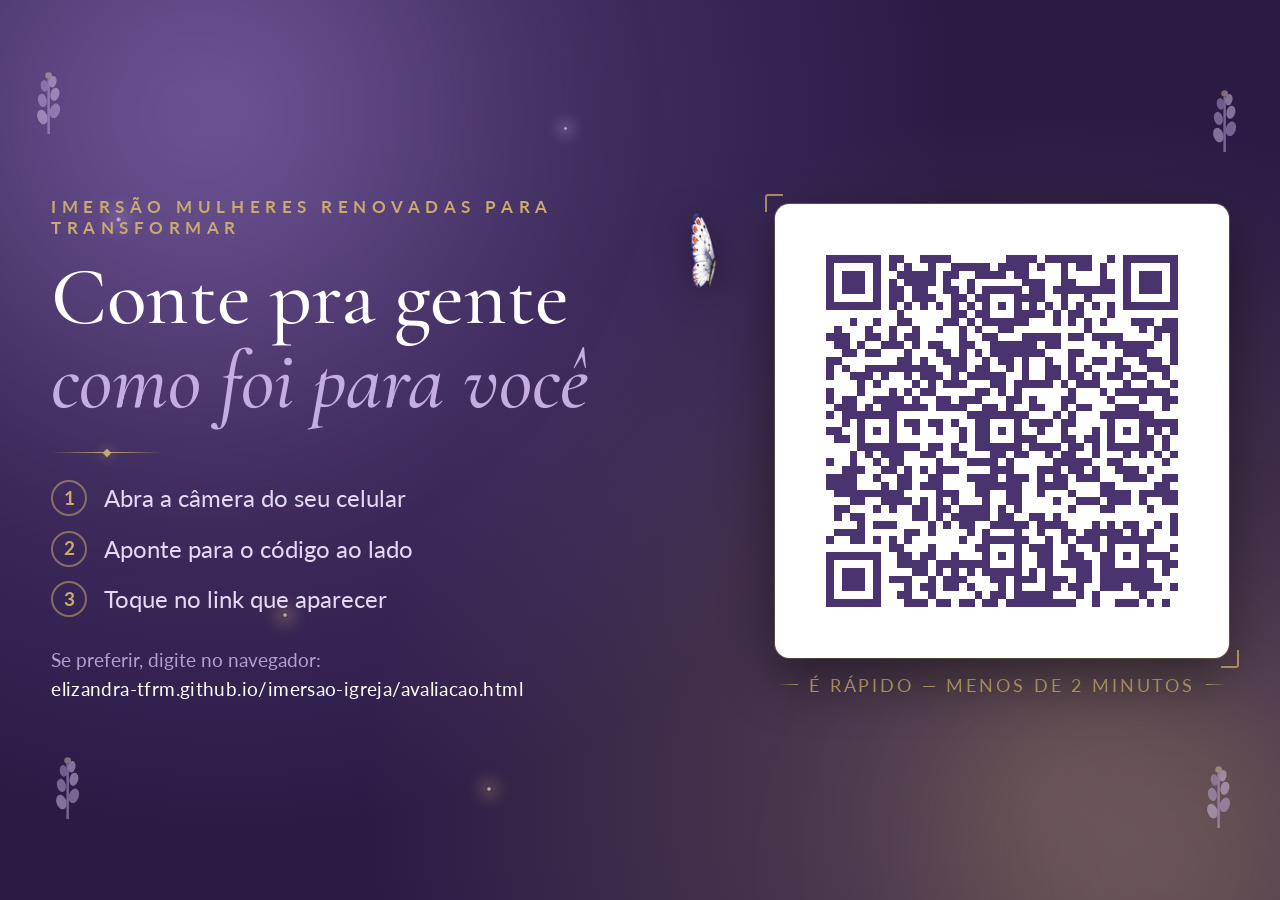
<file: avaliacao-qr.html>
<!DOCTYPE html>
<html lang="pt-BR">
<head>
<meta charset="UTF-8">
<meta name="viewport" content="width=device-width, initial-scale=1">
<meta name="robots" content="noindex, nofollow">
<title>QR da avaliação — projetar no telão</title>
<link rel="icon" href="img/favicon.svg" type="image/svg+xml">
<link rel="preconnect" href="https://fonts.googleapis.com">
<link rel="preconnect" href="https://fonts.gstatic.com" crossorigin>
<link href="https://fonts.googleapis.com/css2?family=Cormorant+Garamond:ital,wght@0,300;0,400;0,500;0,600;1,300;1,400&family=Lato:ital,wght@0,300;0,400;0,700;1,300&display=swap" rel="stylesheet">
<style>
/* ── Página de projeção ────────────────────────────────────────────────
   Desenhada para um telão visto da última fileira, não para um celular:
   fundo escuro (projetor lava cores claras), texto grande, e tudo cabendo
   em UMA tela sem rolagem — usando unidades de viewport, então a mesma
   página serve num telão 16:9 e numa TV 4:3.

   Não carrega styles.css de propósito: aqui nada é reaproveitado das
   telas do site, e uma folha de estilo a menos é uma coisa a menos que
   pode falhar de carregar na hora H. Os enfeites abaixo repetem à mão a
   linguagem visual do site (lavandas, borboletas, fagulhas, brilhos),
   com as cores puxadas para o claro — o que no site é delicado sobre
   creme sumiria sobre roxo escuro. */

* { box-sizing: border-box; margin: 0; padding: 0; }

body {
  min-height: 100vh;
  display: flex;
  align-items: center;
  justify-content: center;
  padding: 3vh 4vw;
  font-family: 'Lato', -apple-system, 'Segoe UI', sans-serif;
  color: #F3ECFA;
  background:
    radial-gradient(circle at 18% 12%, rgba(123, 94, 167, 0.55), transparent 55%),
    radial-gradient(circle at 82% 88%, rgba(201, 169, 110, 0.30), transparent 52%),
    #2A1B45;
  overflow: hidden; /* os enfeites derivam; nada disso pode gerar barra de rolagem */
}

/* ── Enfeites ──────────────────────────────────────────────────────────
   TODOS ficam atrás do conteúdo (z-index 0 contra 1 do quadro). Isso não é
   detalhe de estilo: o cartão do QR é branco e opaco, então nada que passe
   por trás dele pode atrapalhar a leitura do código pela câmera. */

.atmosfera { position: fixed; inset: 0; z-index: 0; pointer-events: none; overflow: hidden; }

.brilho { position: absolute; border-radius: 50%; filter: blur(80px); }
.brilho--1 {
  width: 58vw; height: 58vw; max-width: 820px; max-height: 820px;
  top: -20vw; left: -14vw;
  background: radial-gradient(circle, rgba(155, 126, 200, 0.40), rgba(155, 126, 200, 0) 68%);
  animation: respirar 16s ease-in-out infinite;
}
.brilho--2 {
  width: 50vw; height: 50vw; max-width: 740px; max-height: 740px;
  bottom: -22vw; right: -16vw;
  background: radial-gradient(circle, rgba(201, 169, 110, 0.30), rgba(201, 169, 110, 0) 68%);
  animation: respirar 21s ease-in-out infinite reverse;
}
@keyframes respirar {
  0%, 100% { transform: scale(1); opacity: 0.85; }
  50%      { transform: scale(1.12); opacity: 1; }
}

/* Ramos de lavanda nos cantos, como no site — aqui mais claros e um pouco
   maiores, porque o telão é visto de longe. */
.ramo {
  position: fixed;
  z-index: 0;
  width: clamp(26px, 2.6vw, 46px);
  height: auto;
  opacity: 0.5;
  pointer-events: none;
  animation: flutuarRamo 7s ease-in-out infinite;
}
@keyframes flutuarRamo {
  0%, 100% { transform: translateY(0) rotate(var(--rot, 0deg)); opacity: 0.38; }
  50%      { transform: translateY(-24px) rotate(calc(var(--rot, 0deg) + 8deg)); opacity: 0.72; }
}
.ramo--1 { top: 7%;    left: 2.5%;  --rot: -12deg; animation-duration: 6.8s; }
.ramo--2 { top: 9%;    right: 3%;   --rot: 10deg;  animation-duration: 7.6s; animation-delay: -2.4s; }
.ramo--3 { bottom: 9%; left: 4%;    --rot: -8deg;  animation-duration: 6.1s; animation-delay: -4.2s; }
.ramo--4 { bottom: 8%; right: 3.5%; --rot: 12deg;  animation-duration: 7.9s; animation-delay: -1.1s; }

/* Uma borboleta só, em cor cheia, no meio do slide — entre o texto e o cartão
   do QR. Ela já vem virada para a esquerda no arquivo (corpo à direita, asas
   abrindo para a esquerda), então nada de espelhar.

   TAMANHO É NITIDEZ AQUI: o arquivo tem 100x100 px de verdade. A landing do
   livro a mostra a ~100px justamente por isso. Esticar para 168px (como estava)
   borrava a imagem, e o brilho lavanda por cima piorava — some com ele, fica só
   uma sombra escura discreta, que dá profundidade sem lavar o contorno.

   Ancorada na BORDA DIREITA DO TEXTO, não numa porcentagem da tela: a folga
   entre o texto e o cartão muda de largura conforme a tela, e uma porcentagem
   fixa (57%) encostava no QR a 1920px. Presa ao fim do texto, ela cai sempre
   dentro da folga. */
.borboleta-fundo {
  position: absolute;
  z-index: 0;
  top: 2%;
  right: -7%;
  width: clamp(76px, 7vw, 104px);
  opacity: 1;
  pointer-events: none;
  filter: drop-shadow(0 5px 16px rgba(20, 12, 34, 0.5));
  animation: derivar 24s ease-in-out infinite;
}
/* Empilhado (celular, tablet em pé): a folga do meio não existe, então ela sobe
   para o canto de cima, longe do QR. */
@media (max-aspect-ratio: 1/1) {
  /* Deslocamento em px, não em vh: -7vh numa tela de 667px jogava a borboleta
     para FORA do topo da página. Aqui ela apenas encosta no canto do texto. */
  .borboleta-fundo { top: -12px; right: -4px; width: clamp(64px, 16vw, 96px); }
}
@keyframes derivar {
  0%, 100% { transform: translate(0, 0) rotate(-5deg); }
  25%      { transform: translate(-16px, 16px) rotate(4deg); }
  50%      { transform: translate(-30px, 2px) rotate(-3deg); }
  75%      { transform: translate(-12px, -14px) rotate(6deg); }
}

/* Fagulhas cintilando. */
.faisca {
  position: fixed;
  z-index: 0;
  border-radius: 50%;
  pointer-events: none;
  animation: cintilar 6s ease-in-out infinite;
}
@keyframes cintilar {
  0%, 100% { opacity: 0;    transform: scale(0.4) translateY(0); }
  30%      { opacity: 1;    transform: scale(1) translateY(-9px); }
  60%      { opacity: 0.6;  transform: scale(0.8) translateY(-16px); }
}
.faisca--1 { top: 24%; left: 9%;  width: 7px; height: 7px;
  background: radial-gradient(circle, #DCC9F5 0%, transparent 70%);
  box-shadow: 0 0 18px 6px rgba(196, 173, 224, 0.45); animation-duration: 5.5s; }
.faisca--2 { top: 68%; left: 22%; width: 6px; height: 6px;
  background: radial-gradient(circle, #EBD9A8 0%, transparent 70%);
  box-shadow: 0 0 16px 5px rgba(212, 184, 122, 0.45); animation-duration: 7s; animation-delay: -2.5s; }
.faisca--3 { top: 14%; left: 44%; width: 5px; height: 5px;
  background: radial-gradient(circle, #DCC9F5 0%, transparent 70%);
  box-shadow: 0 0 14px 5px rgba(196, 173, 224, 0.38); animation-duration: 6.4s; animation-delay: -4s; }
.faisca--4 { bottom: 12%; left: 38%; width: 6px; height: 6px;
  background: radial-gradient(circle, #EBD9A8 0%, transparent 70%);
  box-shadow: 0 0 16px 5px rgba(212, 184, 122, 0.40); animation-duration: 8s; animation-delay: -1.2s; }

/* Quem pediu menos movimento vê a mesma página, parada. */
@media (prefers-reduced-motion: reduce) {
  .brilho, .ramo, .borboleta-fundo, .faisca { animation: none !important; }
  .faisca { opacity: 0.85; }
}

/* ── Conteúdo ─────────────────────────────────────────────────────────── */

.quadro {
  position: relative;
  z-index: 1;
  display: flex;
  align-items: center;
  gap: clamp(2rem, 6vw, 6rem);
  max-width: 1500px;
  width: 100%;
}

/* Em telas mais altas que largas (TV em pé, tablet, celular), empilha. */
@media (max-aspect-ratio: 1/1) {
  .quadro { flex-direction: column; gap: 4vh; text-align: center; }
  .texto { align-items: center; }
}

.texto {
  position: relative; /* referência da borboleta, que fica logo após a borda direita */
  flex: 1;
  display: flex;
  flex-direction: column;
  min-width: 0;
}

.selo {
  font-size: clamp(0.75rem, 1.35vw, 1.15rem);
  letter-spacing: 0.32em;
  text-transform: uppercase;
  color: #C9A96E;
  font-weight: 700;
  margin-bottom: 2vh;
}

h1 {
  font-family: 'Cormorant Garamond', Georgia, serif;
  font-weight: 500;
  font-size: clamp(2.4rem, 6.4vw, 6rem);
  line-height: 1.02;
  color: #FFFFFF;
  margin-bottom: 0.35em;
}
h1 em { display: block; font-style: italic; color: #C4ADE0; }

/* Filete com o losango dourado do site, em vez de um traço seco. */
.filete {
  position: relative;
  width: 7rem;
  height: 1px;
  background: linear-gradient(90deg, rgba(201, 169, 110, 0), #C9A96E, rgba(201, 169, 110, 0));
  margin-bottom: 3vh;
}
.filete::after {
  content: '';
  position: absolute;
  top: 50%;
  left: 50%;
  width: 6px;
  height: 6px;
  background: #C9A96E;
  transform: translate(-50%, -50%) rotate(45deg);
  box-shadow: 0 0 12px rgba(201, 169, 110, 0.8);
}
@media (max-aspect-ratio: 1/1) { .filete { margin-left: auto; margin-right: auto; } }

.passos {
  list-style: none;
  display: flex;
  flex-direction: column;
  gap: 1.6vh;
  font-size: clamp(1rem, 1.9vw, 1.7rem);
  line-height: 1.4;
  color: #E4D9F2;
}
.passos li { display: flex; align-items: center; gap: 0.7em; }
.passos .num {
  flex: none;
  width: 1.9em;
  height: 1.9em;
  display: grid;
  place-items: center;
  border-radius: 50%;
  border: 2px solid rgba(201, 169, 110, 0.55);
  color: #C9A96E;
  font-weight: 700;
  font-size: 0.78em;
}

.endereco {
  margin-top: 3.2vh;
  font-size: clamp(0.85rem, 1.5vw, 1.3rem);
  color: #B49FD0;
  line-height: 1.5;
}
.endereco strong {
  display: block;
  color: #FFFFFF;
  font-weight: 400;
  letter-spacing: 0.02em;
  word-break: break-all;
}

/* ── O QR ─────────────────────────────────────────────────────────────
   Cartão branco: um QR escuro sobre fundo escuro não é lido por câmera
   nenhuma, e a moldura clara também dá a margem de silêncio que o padrão
   exige em volta do código.

   A coluna centraliza e deixa o cartão encolher até o tamanho da imagem.
   Sem isto, a legenda ("É RÁPIDO — MENOS DE 2 MINUTOS") é mais larga que o
   QR, a coluna fica com a largura dela, e o cartão branco — sendo um bloco
   — estica junto, sobrando uma faixa branca à direita do código. */
.coluna-qr {
  flex: none;
  display: flex;
  flex-direction: column;
  align-items: center;
}

.cartao-qr {
  position: relative;
  flex: none;
  width: fit-content;
  background: #FFFFFF;
  border-radius: 1.6vmin;
  padding: 2.2vmin;
  box-shadow: 0 2.4vmin 6vmin rgba(0, 0, 0, 0.45), 0 0 0 1px rgba(201, 169, 110, 0.35);
  line-height: 0;
}
/* Cantinhos dourados, como uma moldura de convite. Ficam FORA do branco, sem
   invadir a margem de silêncio que a câmera precisa em volta do código. */
.cartao-qr::before,
.cartao-qr::after {
  content: '';
  position: absolute;
  width: 1.7vmin;
  height: 1.7vmin;
  border: 2px solid rgba(201, 169, 110, 0.75);
  pointer-events: none;
}
.cartao-qr::before { top: -1.1vmin; left: -1.1vmin; border-right: 0; border-bottom: 0; border-radius: 3px 0 0 0; }
.cartao-qr::after { bottom: -1.1vmin; right: -1.1vmin; border-left: 0; border-top: 0; border-radius: 0 0 3px 0; }

.cartao-qr img {
  display: block;
  width: min(46vh, 40vw, 520px);
  height: auto;
  image-rendering: pixelated; /* mantém os quadradinhos nítidos ao ampliar */
}
@media (max-aspect-ratio: 1/1) {
  .cartao-qr img { width: min(52vh, 78vw); }
}

.aponte {
  margin-top: 1.8vh;
  max-width: 100%;
  text-align: center;
  font-size: clamp(0.8rem, 1.4vw, 1.15rem);
  letter-spacing: 0.16em;
  text-transform: uppercase;
  color: #C9A96E;
  display: flex;
  align-items: center;
  justify-content: center;
  gap: 0.6em;
}
.aponte::before,
.aponte::after {
  content: '';
  width: clamp(14px, 1.6vw, 30px);
  height: 1px;
  background: linear-gradient(90deg, rgba(201, 169, 110, 0), #C9A96E);
}
.aponte::after { background: linear-gradient(90deg, #C9A96E, rgba(201, 169, 110, 0)); }
</style>
</head>
<body>

  <!-- Enfeites: mesma linguagem do site (lavandas, borboletas, fagulhas),
       todos atrás do conteúdo e longe de atrapalhar a leitura do QR. -->
  <div class="atmosfera" aria-hidden="true">
    <span class="brilho brilho--1"></span>
    <span class="brilho brilho--2"></span>
  </div>

  <svg class="ramo ramo--1" viewBox="0 0 16 34" fill="none" aria-hidden="true"><line x1="8" y1="34" x2="8" y2="8" stroke="#C4ADE0" stroke-width="1.2" stroke-linecap="round"/><ellipse cx="5" cy="26" rx="2.4" ry="3.6" fill="#D9C7EE" transform="rotate(-18 5 26)"/><ellipse cx="11" cy="23" rx="2.4" ry="3.6" fill="#C4ADE0" transform="rotate(18 11 23)"/><ellipse cx="5" cy="18" rx="2.1" ry="3.2" fill="#C4ADE0" transform="rotate(-14 5 18)"/><ellipse cx="11" cy="15" rx="2.1" ry="3.2" fill="#D9C7EE" transform="rotate(14 11 15)"/><ellipse cx="6" cy="11" rx="1.8" ry="2.8" fill="#B89FD4" transform="rotate(-10 6 11)"/><ellipse cx="10" cy="9" rx="1.8" ry="2.8" fill="#D9C7EE" transform="rotate(10 10 9)"/><circle cx="8" cy="6" r="1.6" fill="#E3D2AE" opacity="0.9"/></svg>
  <svg class="ramo ramo--2" viewBox="0 0 16 34" fill="none" aria-hidden="true"><line x1="8" y1="34" x2="8" y2="8" stroke="#C4ADE0" stroke-width="1.2" stroke-linecap="round"/><ellipse cx="5" cy="26" rx="2.4" ry="3.6" fill="#D9C7EE" transform="rotate(-18 5 26)"/><ellipse cx="11" cy="23" rx="2.4" ry="3.6" fill="#C4ADE0" transform="rotate(18 11 23)"/><ellipse cx="5" cy="18" rx="2.1" ry="3.2" fill="#C4ADE0" transform="rotate(-14 5 18)"/><ellipse cx="11" cy="15" rx="2.1" ry="3.2" fill="#D9C7EE" transform="rotate(14 11 15)"/><ellipse cx="6" cy="11" rx="1.8" ry="2.8" fill="#B89FD4" transform="rotate(-10 6 11)"/><ellipse cx="10" cy="9" rx="1.8" ry="2.8" fill="#D9C7EE" transform="rotate(10 10 9)"/><circle cx="8" cy="6" r="1.6" fill="#E3D2AE" opacity="0.9"/></svg>
  <svg class="ramo ramo--3" viewBox="0 0 16 34" fill="none" aria-hidden="true"><line x1="8" y1="34" x2="8" y2="8" stroke="#C4ADE0" stroke-width="1.2" stroke-linecap="round"/><ellipse cx="5" cy="26" rx="2.4" ry="3.6" fill="#D9C7EE" transform="rotate(-18 5 26)"/><ellipse cx="11" cy="23" rx="2.4" ry="3.6" fill="#C4ADE0" transform="rotate(18 11 23)"/><ellipse cx="5" cy="18" rx="2.1" ry="3.2" fill="#C4ADE0" transform="rotate(-14 5 18)"/><ellipse cx="11" cy="15" rx="2.1" ry="3.2" fill="#D9C7EE" transform="rotate(14 11 15)"/><ellipse cx="6" cy="11" rx="1.8" ry="2.8" fill="#B89FD4" transform="rotate(-10 6 11)"/><ellipse cx="10" cy="9" rx="1.8" ry="2.8" fill="#D9C7EE" transform="rotate(10 10 9)"/><circle cx="8" cy="6" r="1.6" fill="#E3D2AE" opacity="0.9"/></svg>
  <svg class="ramo ramo--4" viewBox="0 0 16 34" fill="none" aria-hidden="true"><line x1="8" y1="34" x2="8" y2="8" stroke="#C4ADE0" stroke-width="1.2" stroke-linecap="round"/><ellipse cx="5" cy="26" rx="2.4" ry="3.6" fill="#D9C7EE" transform="rotate(-18 5 26)"/><ellipse cx="11" cy="23" rx="2.4" ry="3.6" fill="#C4ADE0" transform="rotate(18 11 23)"/><ellipse cx="5" cy="18" rx="2.1" ry="3.2" fill="#C4ADE0" transform="rotate(-14 5 18)"/><ellipse cx="11" cy="15" rx="2.1" ry="3.2" fill="#D9C7EE" transform="rotate(14 11 15)"/><ellipse cx="6" cy="11" rx="1.8" ry="2.8" fill="#B89FD4" transform="rotate(-10 6 11)"/><ellipse cx="10" cy="9" rx="1.8" ry="2.8" fill="#D9C7EE" transform="rotate(10 10 9)"/><circle cx="8" cy="6" r="1.6" fill="#E3D2AE" opacity="0.9"/></svg>

  <span class="faisca faisca--1" aria-hidden="true"></span>
  <span class="faisca faisca--2" aria-hidden="true"></span>
  <span class="faisca faisca--3" aria-hidden="true"></span>
  <span class="faisca faisca--4" aria-hidden="true"></span>

  <div class="quadro">

    <div class="texto">
      <img class="borboleta-fundo" src="img/borboleta-3.png" alt="" aria-hidden="true">
      <div class="selo">Imersão Mulheres Renovadas para Transformar</div>
      <h1>Conte pra gente<em>como foi para você</em></h1>
      <div class="filete"></div>

      <ol class="passos">
        <li><span class="num">1</span> Abra a câmera do seu celular</li>
        <li><span class="num">2</span> Aponte para o código ao lado</li>
        <li><span class="num">3</span> Toque no link que aparecer</li>
      </ol>

      <p class="endereco">
        Se preferir, digite no navegador:
        <strong>elizandra-tfrm.github.io/imersao-igreja/avaliacao.html</strong>
      </p>
    </div>

    <div class="coluna-qr">
      <div class="cartao-qr">
        <img src="img/qr-avaliacao.png" alt="QR code para a avaliação da imersão">
      </div>
      <div class="aponte">É rápido — menos de 2 minutos</div>
    </div>

  </div>

<script>
/* As borboletas batem as asas trocando 4 quadros PNG, como no resto do site
   (ver animacoes.js). Aqui vai embutido: esta página não carrega os scripts
   do site de propósito — quanto menos arquivos, menos coisa para falhar no
   momento da projeção. Se o JavaScript não rodar, as borboletas ficam
   simplesmente paradas, de asas abertas, e nada mais muda. */
(function () {
  if (window.matchMedia && window.matchMedia('(prefers-reduced-motion: reduce)').matches) return;

  var QUADROS = ['img/borboleta-1.png', 'img/borboleta-2.png', 'img/borboleta-3.png', 'img/borboleta-4.png'];
  var SEQUENCIA = [0, 1, 2, 3, 2, 1]; // abre → fecha
  var borboletas = document.querySelectorAll('img.borboleta-fundo');
  if (!borboletas.length) return;

  QUADROS.forEach(function (src) { var im = new Image(); im.src = src; });

  var passo = 0;
  setInterval(function () {
    passo = (passo + 1) % SEQUENCIA.length;
    var src = QUADROS[SEQUENCIA[passo]];
    borboletas.forEach(function (img) { img.src = src; });
  }, 200);
})();
</script>
</body>
</html>
</file>
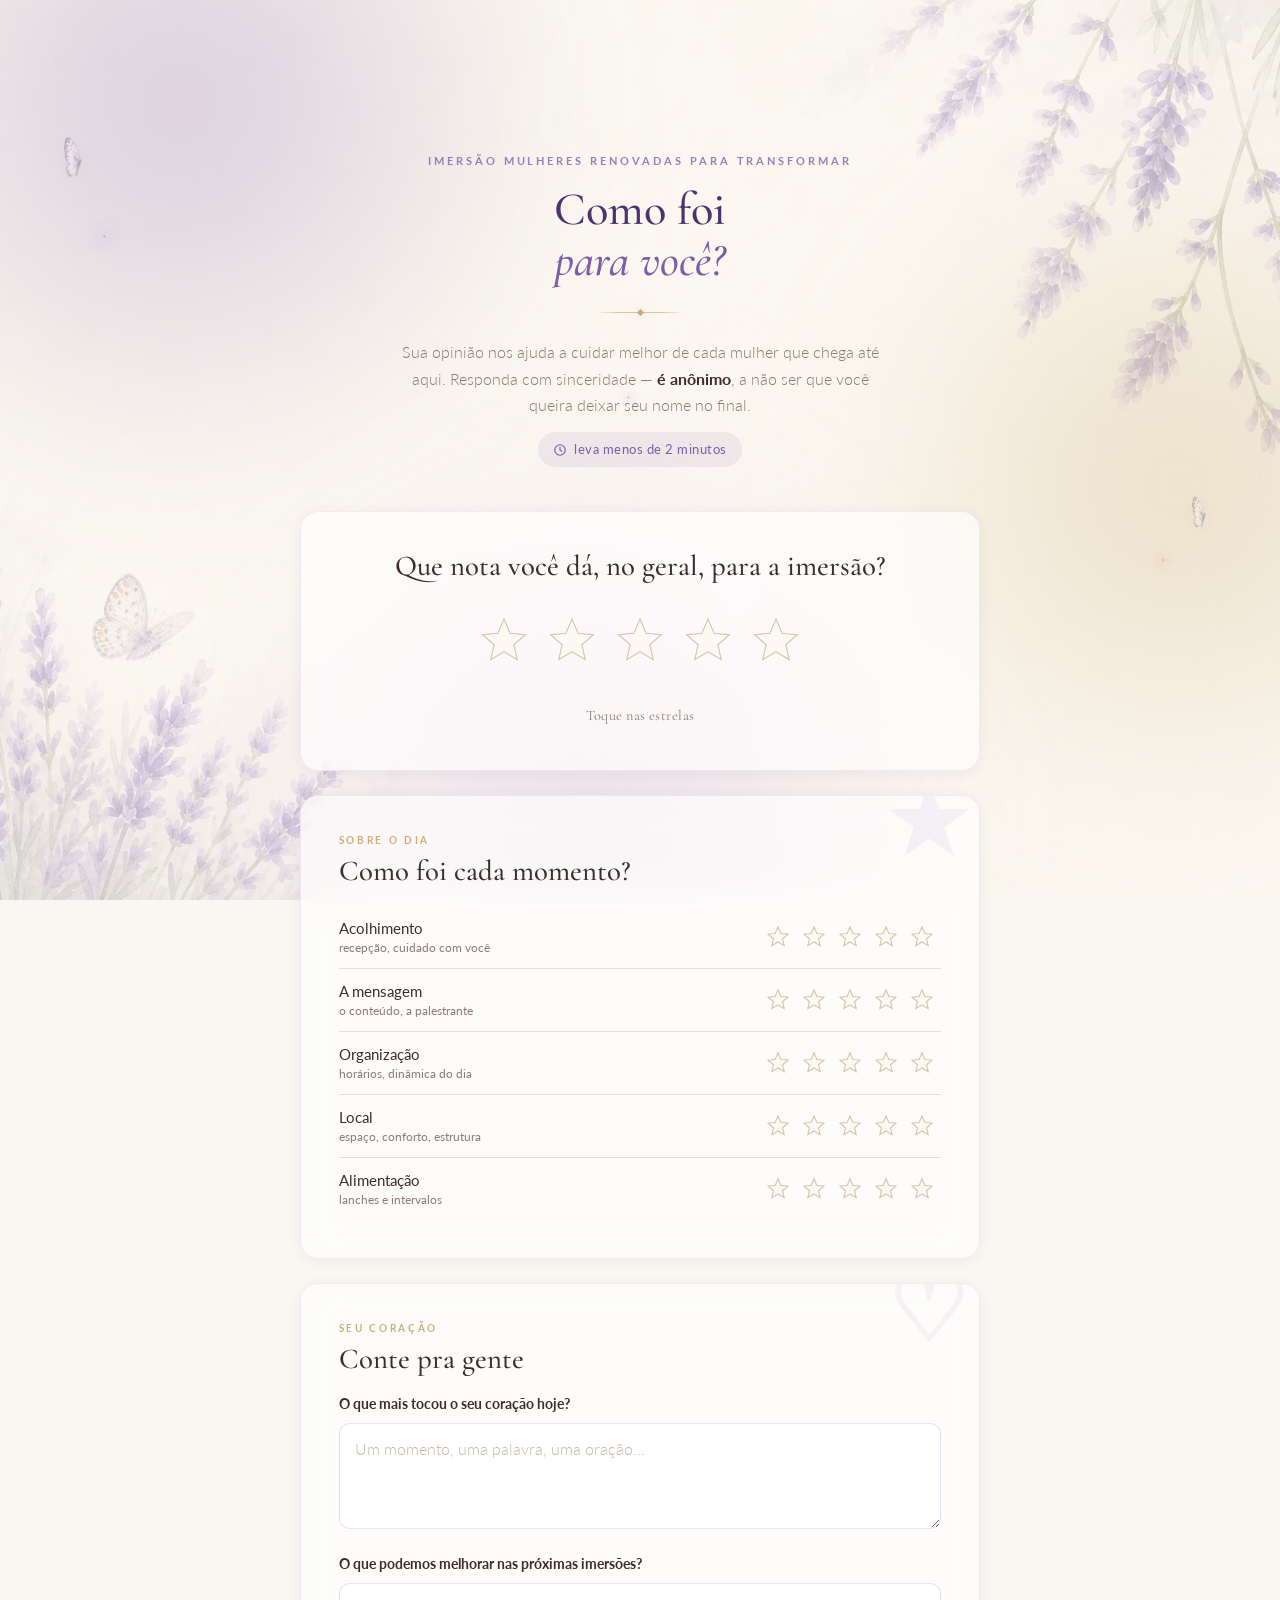
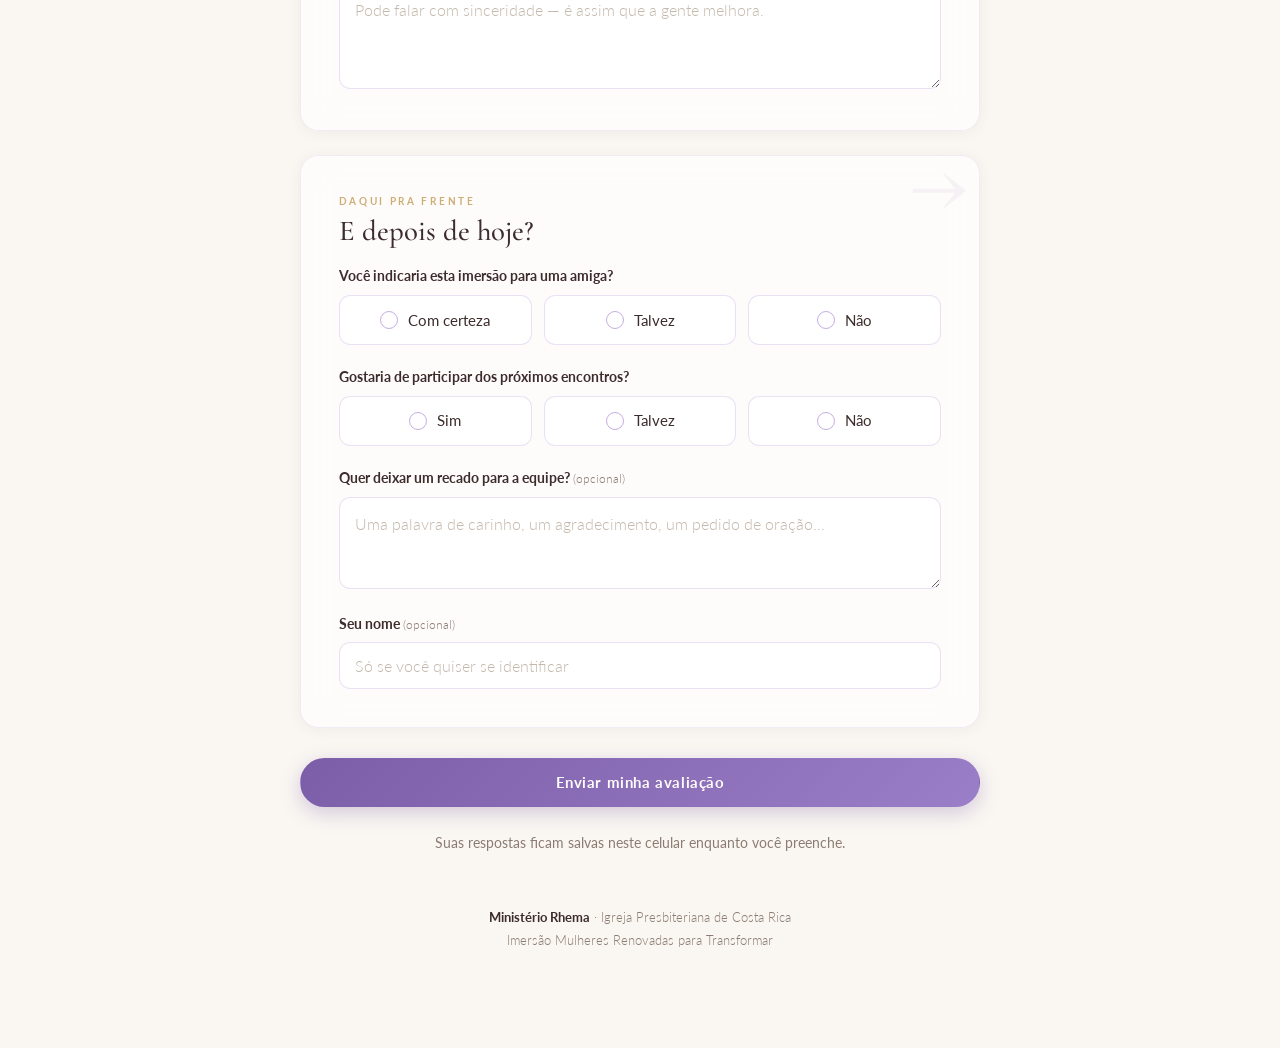
<file: avaliacao.html>
<!DOCTYPE html>
<html lang="pt-BR">
<head>
<meta charset="UTF-8">
<meta name="viewport" content="width=device-width, initial-scale=1">
<title>Avaliação — Imersão Mulheres Renovadas para Transformar</title>
<meta name="description" content="Conte como foi para você a Imersão Mulheres Renovadas para Transformar.">
<link rel="icon" href="img/favicon.svg" type="image/svg+xml">
<link rel="preconnect" href="https://fonts.googleapis.com">
<link rel="preconnect" href="https://fonts.gstatic.com" crossorigin>
<link href="https://fonts.googleapis.com/css2?family=Cormorant+Garamond:ital,wght@0,300;0,400;0,500;0,600;1,300;1,400&family=Lato:ital,wght@0,300;0,400;0,700;1,300&display=swap" rel="stylesheet">
<link rel="stylesheet" href="styles.css?v=29">
<style>
/* ── Estilos só desta página ───────────────────────────────────────────
   Ficam aqui, e não no styles.css compartilhado, porque nada disso é
   reaproveitado por outra tela — e no dia do evento mexer no CSS comum
   significaria arriscar o formulário de inscrição e os dois painéis. */

/* Rede de segurança: nesta página o conteúdo NUNCA depende de JavaScript para
   aparecer. As seções não usam .revela (o efeito de surgir ao rolar) de
   propósito — num salão cheio, com sinal ruim e pressa, um detector de
   rolagem que falhe deixaria a pessoa olhando para um vazio. Esta regra
   garante a visibilidade mesmo se a classe voltar por engano. */
.folha .revela { opacity: 1 !important; transform: none !important; }

.capa-avaliacao { text-align: center; }
.capa-avaliacao h1 {
  font-family: var(--font-display);
  font-weight: 500;
  font-size: clamp(2rem, 8.5vw, 2.9rem);
  line-height: 1.1;
  color: var(--purple-deep);
  margin-bottom: 10px;
}
.capa-avaliacao h1 em {
  display: block;
  font-style: italic;
  color: var(--lavender);
}
.capa-avaliacao .convite {
  font-size: 1rem;
  line-height: 1.65;
  color: var(--text-muted);
  max-width: 30rem;
  margin: 0 auto;
}
.tempo-estimado {
  display: inline-flex;
  align-items: center;
  gap: 7px;
  margin-top: 14px;
  padding: 6px 15px;
  border-radius: 999px;
  background: rgba(123, 94, 167, 0.09);
  color: var(--lavender);
  font-size: 0.8rem;
  letter-spacing: 0.04em;
}

/* ── Estrelas ──────────────────────────────────────────────────────────
   Botões, não radios: o toque precisa acertar em cheio num celular
   segurado com uma mão só, então cada alvo tem no mínimo 44px (o mínimo
   recomendado para toque) mesmo quando o desenho parece menor. */
.estrelas {
  display: flex;
  gap: 2px;
  justify-content: center;
}
.estrela {
  -webkit-tap-highlight-color: transparent;
  background: none;
  border: 0;
  padding: 6px 3px;
  min-width: 44px;
  min-height: 44px;
  cursor: pointer;
  color: #FCF9F4;
  transition: transform 0.18s var(--ease), color 0.18s var(--ease);
}
.estrela svg { display: block; width: 100%; height: auto; pointer-events: none; }
/* A estrela vazia é quase branca COM contorno, e a escolhida é dourado cheio.
   Antes as duas eram tons de bege parecidos (#E8DFD2 e #C9A96E): na tela de um
   celular, num salão claro, não dava para ver quantas já tinham sido marcadas —
   que é a única informação que essa parte da pesquisa precisa transmitir. */
.estrela svg path { stroke: #D3C4AB; stroke-width: 1.1; vector-effect: non-scaling-stroke; }
.estrela.acesa { color: var(--gold); }
.estrela.acesa svg path { stroke: #A07C36; }
.estrela:active { transform: scale(0.88); }
.estrela:focus-visible { outline: 2px solid var(--lavender); outline-offset: 2px; border-radius: 8px; }

/* Nota geral: o coração da pesquisa, então ganha o tamanho todo. */
.nota-geral { text-align: center; }
.nota-geral .estrelas { gap: 4px; margin: 4px 0 2px; }
/* clamp(), e não min-width + max-width: em CSS o MÍNIMO vence o teto, então
   `min-width: 17vw` com `max-width: 62px` dava estrelas de 212px numa tela de
   1250px — três ocupavam o cartão inteiro e as outras duas saíam da tela.
   Com clamp o teto é respeitado, e o piso de 44px mantém o alvo de toque. */
.nota-geral .estrela { width: clamp(44px, 14vw, 64px); padding: 8px 4px; }
.nota-geral .estrela.acesa { filter: drop-shadow(0 3px 8px rgba(201, 169, 110, 0.45)); }
.legenda-nota {
  font-family: var(--font-display);
  font-style: italic;
  font-size: 1.25rem;
  color: var(--lavender);
  min-height: 1.7em;      /* reserva a linha: sem isso a página "pula" ao escolher */
  transition: opacity 0.25s var(--ease);
}
.legenda-nota:empty::before {
  content: 'Toque nas estrelas';
  color: var(--text-muted);
  font-style: normal;
  font-size: 0.9rem;
  letter-spacing: 0.03em;
}

/* ── Aspectos: rótulo à esquerda, estrelas à direita ───────────────── */
.aspecto {
  display: flex;
  align-items: center;
  justify-content: space-between;
  gap: 10px;
  padding: 9px 0;
  border-bottom: 1px solid var(--hairline);
}
.aspecto:last-child { border-bottom: 0; }
.aspecto-nome {
  font-size: 0.95rem;
  color: var(--text);
  line-height: 1.3;
}
.aspecto-nome small {
  display: block;
  font-size: 0.75rem;
  color: var(--text-muted);
  margin-top: 1px;
}
.aspecto .estrelas { flex: none; }
.aspecto .estrela { min-width: 34px; min-height: 44px; padding: 4px 2px; }
.aspecto .estrela svg { width: 26px; }
@media (max-width: 360px) {
  .aspecto { flex-direction: column; align-items: flex-start; gap: 2px; }
  .aspecto .estrelas { align-self: center; }
}

/* ── Tela de agradecimento ─────────────────────────────────────────── */
.obrigada { text-align: center; padding: clamp(1.8rem, 6vw, 3rem) clamp(1.2rem, 5vw, 2.4rem); }
.obrigada .coracao {
  width: 62px;
  height: 62px;
  margin: 0 auto 16px;
  color: var(--gold);
  animation: pulsar 2.6s var(--ease) infinite;
}
.obrigada .coracao svg { width: 100%; height: 100%; display: block; }
@keyframes pulsar { 0%, 100% { transform: scale(1); } 50% { transform: scale(1.07); } }
.obrigada h2 {
  font-family: var(--font-display);
  font-weight: 500;
  font-size: clamp(1.7rem, 7vw, 2.3rem);
  color: var(--purple-deep);
  margin-bottom: 12px;
}
.obrigada p { color: var(--text-muted); line-height: 1.7; }
.obrigada p + p { margin-top: 10px; }
.obrigada .versiculo {
  font-family: var(--font-display);
  font-style: italic;
  font-size: 1.1rem;
  color: var(--lavender);
  border-left: 2px solid var(--gold);
  padding-left: 14px;
  margin: 20px auto 0;
  max-width: 26rem;
  text-align: left;
}

/* Passar o celular para outra pessoa: discreto de propósito — é uma saída de
   emergência, não uma ação que a página esteja sugerindo. */
.passar-celular { margin-top: 26px; }
.passar-celular button {
  background: none;
  border: 0;
  padding: 6px;
  font-family: inherit;
  font-size: 0.82rem;
  color: var(--text-muted);
  text-decoration: underline;
  text-underline-offset: 3px;
  cursor: pointer;
}
.passar-celular button:hover { color: var(--lavender); }

/* Contador de caracteres discreto, só quando a pessoa está perto do limite. */
.contador-texto {
  font-size: 0.72rem;
  color: var(--text-muted);
  text-align: right;
  margin-top: 3px;
}

.enviando-aviso {
  font-size: 0.85rem;
  color: var(--text-muted);
  text-align: center;
  margin-top: 10px;
  line-height: 1.5;
}
</style>
</head>
<body>

<div class="atmosfera" aria-hidden="true">
  <span class="brilho brilho--1"></span>
  <span class="brilho brilho--2"></span>
  <span class="brilho brilho--3"></span>
</div>
<img class="borboleta-fundo borboleta-fundo--1" src="img/borboleta-3.png" alt="" aria-hidden="true">
<img class="borboleta-fundo borboleta-fundo--2" src="img/borboleta-3.png" alt="" aria-hidden="true">
<span class="faisca faisca--1" aria-hidden="true"></span>
<span class="faisca faisca--2" aria-hidden="true"></span>
<span class="faisca faisca--3" aria-hidden="true"></span>

<div class="folha">

  <header class="capa capa-avaliacao">
    <img class="borboleta entra entra--1" src="img/borboleta-3.png" alt="" aria-hidden="true">
    <div class="rotulo entra entra--1">Imersão Mulheres Renovadas para Transformar</div>
    <h1 class="entra entra--desfocado entra--2">Como foi <em>para você?</em></h1>
    <div class="filete entra entra--2"></div>
    <p class="convite entra entra--3">Sua opinião nos ajuda a cuidar melhor de cada mulher que chega até aqui. Responda com sinceridade — <strong>é anônimo</strong>, a não ser que você queira deixar seu nome no final.</p>
    <span class="tempo-estimado entra entra--3">
      <svg width="14" height="14" viewBox="0 0 24 24" fill="none" stroke="currentColor" stroke-width="2" stroke-linecap="round" aria-hidden="true"><circle cx="12" cy="12" r="9"></circle><path d="M12 7v5l3 2"></path></svg>
      leva menos de 2 minutos
    </span>
  </header>

  <div class="miolo">

    <form id="form-avaliacao" novalidate>
      <div class="miolo">

      <!-- ── Nota geral ─────────────────────────────────────── -->
      <section class="secao vidro nota-geral">
        <div class="secao-cabeca" style="align-items:center;padding-right:0;">
          <h2 style="text-align:center;">Que nota você dá, no geral, para a imersão?</h2>
        </div>
        <div class="estrelas" id="estrelas-notaGeral" role="radiogroup" aria-label="Nota geral da imersão"></div>
        <div class="legenda-nota" id="legenda-nota" aria-live="polite"></div>
      </section>

      <!-- ── Aspectos ───────────────────────────────────────── -->
      <section class="secao vidro">
        <span class="secao-fantasma" aria-hidden="true">★</span>
        <div class="secao-cabeca">
          <span class="secao-rotulo">Sobre o dia</span>
          <h2>Como foi cada momento?</h2>
        </div>
        <div id="lista-aspectos"></div>
      </section>

      <!-- ── Perguntas abertas ──────────────────────────────── -->
      <section class="secao vidro">
        <span class="secao-fantasma" aria-hidden="true">♡</span>
        <div class="secao-cabeca">
          <span class="secao-rotulo">Seu coração</span>
          <h2>Conte pra gente</h2>
        </div>
        <div class="campos">
          <div class="campo">
            <label for="maisTocou">O que mais tocou o seu coração hoje?</label>
            <textarea id="maisTocou" name="maisTocou" rows="3" maxlength="1500" placeholder="Um momento, uma palavra, uma oração..."></textarea>
            <div class="contador-texto" data-para="maisTocou"></div>
          </div>
          <div class="campo">
            <label for="melhorar">O que podemos melhorar nas próximas imersões?</label>
            <textarea id="melhorar" name="melhorar" rows="3" maxlength="1500" placeholder="Pode falar com sinceridade — é assim que a gente melhora."></textarea>
            <div class="contador-texto" data-para="melhorar"></div>
          </div>
        </div>
      </section>

      <!-- ── Próximos passos ────────────────────────────────── -->
      <section class="secao vidro">
        <span class="secao-fantasma" aria-hidden="true">→</span>
        <div class="secao-cabeca">
          <span class="secao-rotulo">Daqui pra frente</span>
          <h2>E depois de hoje?</h2>
        </div>
        <div class="campos">
          <div class="campo">
            <span class="rotulo-campo">Você indicaria esta imersão para uma amiga?</span>
            <div class="escolhas" id="escolhas-indicaria"></div>
          </div>
          <div class="campo">
            <span class="rotulo-campo">Gostaria de participar dos próximos encontros?</span>
            <div class="escolhas" id="escolhas-proximosEncontros"></div>
          </div>
          <div class="campo">
            <label for="recado">Quer deixar um recado para a equipe? <span class="opcional">(opcional)</span></label>
            <textarea id="recado" name="recado" rows="2" maxlength="1500" placeholder="Uma palavra de carinho, um agradecimento, um pedido de oração..."></textarea>
            <div class="contador-texto" data-para="recado"></div>
          </div>
          <div class="campo">
            <label for="nome">Seu nome <span class="opcional">(opcional)</span></label>
            <input type="text" id="nome" name="nome" maxlength="120" autocomplete="name" placeholder="Só se você quiser se identificar">
          </div>
        </div>
      </section>

      <div class="acao" style="padding-bottom:8px;">
        <button type="submit" class="botao" id="botao-enviar">Enviar minha avaliação</button>
        <div class="recado" id="recado-envio" role="status" aria-live="polite"></div>
        <p class="enviando-aviso" id="aviso-rascunho">Suas respostas ficam salvas neste celular enquanto você preenche.</p>
      </div>

      </div>
    </form>

    <!-- ── Agradecimento ────────────────────────────────────── -->
    <section class="vidro obrigada" id="bloco-obrigada" hidden>
      <div class="coracao" aria-hidden="true">
        <svg viewBox="0 0 24 24" fill="currentColor"><path d="M12 21.35l-1.45-1.32C5.4 15.36 2 12.28 2 8.5 2 5.42 4.42 3 7.5 3c1.74 0 3.41.81 4.5 2.09C13.09 3.81 14.76 3 16.5 3 19.58 3 22 5.42 22 8.5c0 3.78-3.4 6.86-8.55 11.54L12 21.35z"></path></svg>
      </div>
      <h2 id="titulo-obrigada">Obrigada por compartilhar!</h2>
      <p id="texto-obrigada">Sua resposta chegou até nós. Cada palavra vai ser lida com carinho pela coordenação.</p>
      <p class="versiculo">"E tudo quanto fizerdes, fazei-o de todo o coração, como ao Senhor."<br><span style="font-size:0.85rem;font-style:normal;color:var(--text-muted);">Colossenses 3:23</span></p>
      <!-- Link discreto, não botão: "responder de novo" soava como convite a
           responder duas vezes. O que existe de verdade é o caso do celular
           emprestado — então é isso que está escrito, em letra miúda. -->
      <p class="passar-celular">
        <button type="button" id="botao-responder-outra">Outra pessoa vai responder neste celular?</button>
      </p>
    </section>

  </div>

  <p class="rodape">
    <strong>Ministério Rhema</strong> · Igreja Presbiteriana de Costa Rica<br>
    Imersão Mulheres Renovadas para Transformar
  </p>

</div>

<script src="config.js"></script>
<script src="api.js?v=4"></script>
<script src="animacoes.js?v=2"></script>
<script>
(function () {
  var form = document.getElementById('form-avaliacao');
  var botao = document.getElementById('botao-enviar');
  var recado = document.getElementById('recado-envio');

  /* ── O que se pergunta ──────────────────────────────────────────────
     Em dados, não em HTML repetido: as estrelas de cada aspecto são
     idênticas, e mudar uma pergunta antes do evento tem de ser mexer em
     uma linha, não em vinte. */
  var ASPECTOS = [
    { campo: 'acolhimento',  nome: 'Acolhimento',   sub: 'recepção, cuidado com você' },
    { campo: 'mensagem',     nome: 'A mensagem',    sub: 'o conteúdo, a palestrante' },
    { campo: 'organizacao',  nome: 'Organização',   sub: 'horários, dinâmica do dia' },
    { campo: 'local',        nome: 'Local',         sub: 'espaço, conforto, estrutura' },
    { campo: 'alimentacao',  nome: 'Alimentação',   sub: 'lanches e intervalos' }
  ];
  var LEGENDAS = ['', 'Não foi o que eu esperava', 'Poderia ser melhor', 'Foi bom', 'Muito bom!', 'Foi maravilhoso!'];
  var ESCOLHAS = {
    indicaria: ['Com certeza', 'Talvez', 'Não'],
    proximosEncontros: ['Sim', 'Talvez', 'Não']
  };

  /* Estado das respostas — a única fonte de verdade da tela. */
  var respostas = {
    notaGeral: 0, acolhimento: 0, mensagem: 0, organizacao: 0, local: 0, alimentacao: 0,
    indicaria: '', proximosEncontros: ''
  };

  var CHAVE_RASCUNHO = 'avaliacaoRascunho';
  var CHAVE_ENVIADA = 'avaliacaoEnviada';

  /* ── localStorage sempre entre try/catch ────────────────────────────
     Navegador em aba anônima, ou com dados de site bloqueados, ESTOURA ao
     acessar localStorage — e uma pesquisa que quebra por causa disso, no
     meio do telão, seria o pior desfecho possível. Sem armazenamento a
     página funciona igual, só não guarda rascunho. */
  function ler(chave) {
    try { return localStorage.getItem(chave); } catch (e) { return null; }
  }
  function gravar(chave, valor) {
    try { localStorage.setItem(chave, valor); } catch (e) { /* segue sem rascunho */ }
  }
  function apagar(chave) {
    try { localStorage.removeItem(chave); } catch (e) { /* nada a fazer */ }
  }

  function svgEstrela() {
    return '<svg viewBox="0 0 24 24" fill="currentColor" aria-hidden="true">' +
      '<path d="M12 2.6l2.6 6.1 6.6.6-5 4.3 1.5 6.4-5.7-3.4-5.7 3.4 1.5-6.4-5-4.3 6.6-.6z"/></svg>';
  }

  /** Pinta as estrelas acesas de um grupo e atualiza o aria dos botões. */
  function pintar(container, valor) {
    Array.prototype.forEach.call(container.querySelectorAll('.estrela'), function (b) {
      var aceso = Number(b.getAttribute('data-valor')) <= valor;
      b.classList.toggle('acesa', aceso);
      b.setAttribute('aria-checked', Number(b.getAttribute('data-valor')) === valor ? 'true' : 'false');
    });
  }

  function montarEstrelas(container, campo, aoEscolher) {
    for (var i = 1; i <= 5; i++) {
      var b = document.createElement('button');
      b.type = 'button';
      b.className = 'estrela';
      b.setAttribute('data-valor', i);
      b.setAttribute('role', 'radio');
      b.setAttribute('aria-checked', 'false');
      b.setAttribute('aria-label', i + (i === 1 ? ' estrela' : ' estrelas'));
      b.innerHTML = svgEstrela();
      b.addEventListener('click', function () {
        var valor = Number(this.getAttribute('data-valor'));
        // Tocar de novo na mesma estrela desmarca: dá para corrigir um toque
        // acidental sem precisar recarregar a página.
        respostas[campo] = (respostas[campo] === valor) ? 0 : valor;
        pintar(container, respostas[campo]);
        if (aoEscolher) aoEscolher(respostas[campo]);
        salvarRascunho();
      });
      container.appendChild(b);
    }
  }

  var legenda = document.getElementById('legenda-nota');
  montarEstrelas(document.getElementById('estrelas-notaGeral'), 'notaGeral', function (valor) {
    legenda.textContent = LEGENDAS[valor] || '';
  });

  var listaAspectos = document.getElementById('lista-aspectos');
  ASPECTOS.forEach(function (aspecto) {
    var linha = document.createElement('div');
    linha.className = 'aspecto';

    var rotulo = document.createElement('div');
    rotulo.className = 'aspecto-nome';
    rotulo.textContent = aspecto.nome;
    var sub = document.createElement('small');
    sub.textContent = aspecto.sub;
    rotulo.appendChild(sub);

    var grupo = document.createElement('div');
    grupo.className = 'estrelas';
    grupo.setAttribute('role', 'radiogroup');
    grupo.setAttribute('aria-label', aspecto.nome);
    grupo.id = 'estrelas-' + aspecto.campo;
    montarEstrelas(grupo, aspecto.campo, null);

    linha.appendChild(rotulo);
    linha.appendChild(grupo);
    listaAspectos.appendChild(linha);
  });

  /* Sim/Talvez/Não com o mesmo visual dos radios do formulário de inscrição. */
  Object.keys(ESCOLHAS).forEach(function (campo) {
    var container = document.getElementById('escolhas-' + campo);
    ESCOLHAS[campo].forEach(function (opcao) {
      var label = document.createElement('label');
      label.className = 'escolha';
      var input = document.createElement('input');
      input.type = 'radio';
      input.name = campo;
      input.value = opcao;
      var marca = document.createElement('span');
      marca.className = 'marca';
      label.appendChild(input);
      label.appendChild(marca);
      label.appendChild(document.createTextNode(opcao));
      input.addEventListener('change', function () {
        respostas[campo] = opcao;
        Array.prototype.forEach.call(container.querySelectorAll('.escolha'), function (el) {
          el.classList.toggle('marcada', el === label);
        });
        salvarRascunho();
      });
      container.appendChild(label);
    });
  });

  /* Contador só aparece perto do limite — antes disso é ruído na tela. */
  Array.prototype.forEach.call(document.querySelectorAll('.contador-texto'), function (contador) {
    var campo = document.getElementById(contador.getAttribute('data-para'));
    var limite = Number(campo.getAttribute('maxlength'));
    campo.addEventListener('input', function () {
      var restam = limite - campo.value.length;
      contador.textContent = restam <= 150 ? restam + ' caracteres restantes' : '';
      salvarRascunho();
    });
  });

  var CAMPOS_TEXTO = ['maisTocou', 'melhorar', 'recado', 'nome'];

  function salvarRascunho() {
    var rascunho = { respostas: respostas, textos: {} };
    CAMPOS_TEXTO.forEach(function (id) { rascunho.textos[id] = document.getElementById(id).value; });
    gravar(CHAVE_RASCUNHO, JSON.stringify(rascunho));
  }

  function restaurarRascunho() {
    var bruto = ler(CHAVE_RASCUNHO);
    if (!bruto) return;
    var rascunho;
    try { rascunho = JSON.parse(bruto); } catch (e) { return; }
    if (!rascunho || !rascunho.respostas) return;

    Object.keys(respostas).forEach(function (campo) {
      if (rascunho.respostas[campo] !== undefined) respostas[campo] = rascunho.respostas[campo];
    });
    CAMPOS_TEXTO.forEach(function (id) {
      if (rascunho.textos && rascunho.textos[id]) document.getElementById(id).value = rascunho.textos[id];
    });

    pintar(document.getElementById('estrelas-notaGeral'), respostas.notaGeral);
    legenda.textContent = LEGENDAS[respostas.notaGeral] || '';
    ASPECTOS.forEach(function (a) {
      pintar(document.getElementById('estrelas-' + a.campo), respostas[a.campo]);
    });
    Object.keys(ESCOLHAS).forEach(function (campo) {
      var escolhido = respostas[campo];
      if (!escolhido) return;
      var input = document.querySelector('#escolhas-' + campo + ' input[value="' + escolhido + '"]');
      if (input) { input.checked = true; input.closest('.escolha').classList.add('marcada'); }
    });
  }

  /**
   * Identificador desta resposta. Nasce uma vez e é o MESMO numa retentativa
   * por falha de rede — assim, se a primeira tentativa gravou e só a resposta
   * se perdeu, dá para reconhecer a linha repetida na planilha depois.
   */
  function novoId() {
    return 'AV' + Date.now().toString(36) + Math.random().toString(36).slice(2, 8);
  }

  function mostrarObrigada() {
    form.hidden = true;
    document.getElementById('bloco-obrigada').hidden = false;
    window.scrollTo({ top: 0, behavior: 'smooth' });
  }

  document.getElementById('botao-responder-outra').addEventListener('click', function () {
    /* O celular pode ser passado para outra pessoa — é o caso real de duas
       amigas dividindo um aparelho. Limpa tudo e começa do zero. */
    apagar(CHAVE_ENVIADA);
    apagar(CHAVE_RASCUNHO);
    window.location.reload();
  });

  /* Quem já enviou neste aparelho vê o agradecimento direto, com a porta de
     saída acima para o caso de outra pessoa querer responder. */
  if (ler(CHAVE_ENVIADA)) {
    document.getElementById('titulo-obrigada').textContent = 'Você já respondeu!';
    document.getElementById('texto-obrigada').textContent =
      'Sua avaliação já chegou até nós — muito obrigada.';
    mostrarObrigada();
  } else {
    restaurarRascunho();
  }

  form.addEventListener('submit', function (evento) {
    evento.preventDefault();

    if (!respostas.notaGeral) {
      recado.textContent = 'Toque nas estrelas lá em cima para dar sua nota geral.';
      recado.className = 'recado erro';
      document.getElementById('estrelas-notaGeral').scrollIntoView({ behavior: 'smooth', block: 'center' });
      return;
    }

    botao.disabled = true;
    botao.textContent = 'Enviando...';
    recado.textContent = '';
    recado.className = 'recado';

    var dados = {
      respostaId: novoId(),
      notaGeral: respostas.notaGeral,
      acolhimento: respostas.acolhimento,
      mensagem: respostas.mensagem,
      organizacao: respostas.organizacao,
      local: respostas.local,
      alimentacao: respostas.alimentacao,
      indicaria: respostas.indicaria,
      proximosEncontros: respostas.proximosEncontros,
      maisTocou: document.getElementById('maisTocou').value,
      melhorar: document.getElementById('melhorar').value,
      recado: document.getElementById('recado').value,
      nome: document.getElementById('nome').value
    };

    /* Retentativa com espera crescente e sorteada. Dezenas de celulares
       respondem no mesmo minuto, quando a palestrante pede: se todos que
       falharem tentarem de novo no mesmo instante, batem juntos outra vez. O
       sorteio espalha as retentativas no tempo. */
    var TENTATIVAS = 4;

    function enviar(restantes, esperaMs) {
      return apiPost('registrarAvaliacao', { dados: dados }).catch(function (erro) {
        if (restantes <= 1) throw erro;
        recado.textContent = 'A conexão oscilou. Tentando de novo...';
        recado.className = 'recado';
        var espera = esperaMs + Math.random() * 1500;
        return new Promise(function (r) { setTimeout(r, espera); })
          .then(function () { return enviar(restantes - 1, esperaMs * 2); });
      });
    }

    enviar(TENTATIVAS, 1200)
      .then(function (resposta) {
        if (resposta && resposta.ok) {
          gravar(CHAVE_ENVIADA, '1');
          apagar(CHAVE_RASCUNHO);
          mostrarObrigada();
          return;
        }
        recado.textContent = (resposta && resposta.mensagem) || 'Não foi possível enviar. Tente novamente.';
        recado.className = 'recado erro';
        botao.disabled = false;
        botao.textContent = 'Enviar minha avaliação';
      })
      .catch(function () {
        /* O rascunho continua salvo: a pessoa pode tentar de novo sem
           reescrever nada, mesmo depois de fechar a página. */
        recado.textContent = 'Não conseguimos enviar agora — o sinal aqui deve estar concorrido. Suas respostas estão salvas: toque em enviar de novo em alguns instantes.';
        recado.className = 'recado erro';
        botao.disabled = false;
        botao.textContent = 'Tentar enviar de novo';
      });
  });
})();
</script>
</body>
</html>
</file>
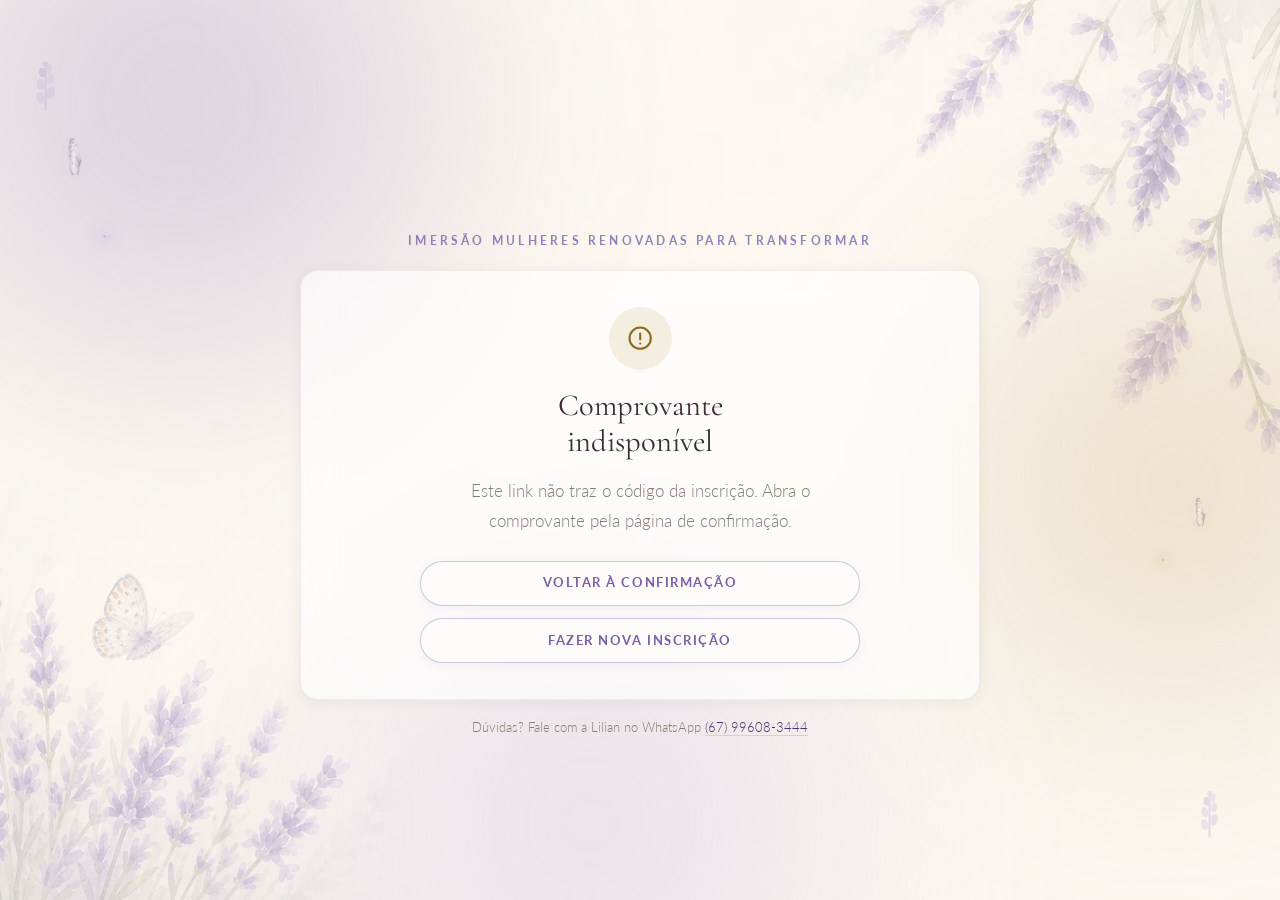
<file: comprovante.html>
<!DOCTYPE html>
<html lang="pt-BR">
<head>
<meta charset="UTF-8">
<meta name="viewport" content="width=device-width, initial-scale=1">
<title>Comprovante de pagamento — Imersão Mulheres Renovadas para Transformar</title>
<link rel="icon" href="img/favicon.svg" type="image/svg+xml">
<link rel="preconnect" href="https://fonts.googleapis.com">
<link rel="preconnect" href="https://fonts.gstatic.com" crossorigin>
<link href="https://fonts.googleapis.com/css2?family=Cormorant+Garamond:ital,wght@0,300;0,400;0,500;0,600;1,300;1,400&family=Lato:ital,wght@0,300;0,400;0,700;1,300&display=swap" rel="stylesheet">
<link rel="stylesheet" href="styles.css?v=29">
</head>
<body class="compacta">

<div class="atmosfera" aria-hidden="true">
  <span class="brilho brilho--1"></span>
  <span class="brilho brilho--2"></span>
  <span class="brilho brilho--3"></span>
</div>
<img class="borboleta-fundo borboleta-fundo--1" src="img/borboleta-3.png" alt="" aria-hidden="true">
<img class="borboleta-fundo borboleta-fundo--2" src="img/borboleta-3.png" alt="" aria-hidden="true">
<svg class="ramo ramo--1" viewBox="0 0 16 34" fill="none" aria-hidden="true"><line x1="8" y1="34" x2="8" y2="8" stroke="#A882D4" stroke-width="1.2" stroke-linecap="round"/><ellipse cx="5" cy="26" rx="2.4" ry="3.6" fill="#C4ADE0" transform="rotate(-18 5 26)"/><ellipse cx="11" cy="23" rx="2.4" ry="3.6" fill="#B89FD4" transform="rotate(18 11 23)"/><ellipse cx="5" cy="18" rx="2.1" ry="3.2" fill="#B89FD4" transform="rotate(-14 5 18)"/><ellipse cx="11" cy="15" rx="2.1" ry="3.2" fill="#C4ADE0" transform="rotate(14 11 15)"/><ellipse cx="6" cy="11" rx="1.8" ry="2.8" fill="#9B7EC8" transform="rotate(-10 6 11)"/><ellipse cx="10" cy="9" rx="1.8" ry="2.8" fill="#C4ADE0" transform="rotate(10 10 9)"/><circle cx="8" cy="6" r="1.6" fill="#9B7EC8" opacity="0.8"/></svg>
<svg class="ramo ramo--2" viewBox="0 0 16 34" fill="none" aria-hidden="true"><line x1="8" y1="34" x2="8" y2="8" stroke="#A882D4" stroke-width="1.2" stroke-linecap="round"/><ellipse cx="5" cy="26" rx="2.4" ry="3.6" fill="#C4ADE0" transform="rotate(-18 5 26)"/><ellipse cx="11" cy="23" rx="2.4" ry="3.6" fill="#B89FD4" transform="rotate(18 11 23)"/><ellipse cx="5" cy="18" rx="2.1" ry="3.2" fill="#B89FD4" transform="rotate(-14 5 18)"/><ellipse cx="11" cy="15" rx="2.1" ry="3.2" fill="#C4ADE0" transform="rotate(14 11 15)"/><ellipse cx="6" cy="11" rx="1.8" ry="2.8" fill="#9B7EC8" transform="rotate(-10 6 11)"/><ellipse cx="10" cy="9" rx="1.8" ry="2.8" fill="#C4ADE0" transform="rotate(10 10 9)"/><circle cx="8" cy="6" r="1.6" fill="#9B7EC8" opacity="0.8"/></svg>
<svg class="ramo ramo--3" viewBox="0 0 16 34" fill="none" aria-hidden="true"><line x1="8" y1="34" x2="8" y2="8" stroke="#A882D4" stroke-width="1.2" stroke-linecap="round"/><ellipse cx="5" cy="26" rx="2.4" ry="3.6" fill="#C4ADE0" transform="rotate(-18 5 26)"/><ellipse cx="11" cy="23" rx="2.4" ry="3.6" fill="#B89FD4" transform="rotate(18 11 23)"/><ellipse cx="5" cy="18" rx="2.1" ry="3.2" fill="#B89FD4" transform="rotate(-14 5 18)"/><ellipse cx="11" cy="15" rx="2.1" ry="3.2" fill="#C4ADE0" transform="rotate(14 11 15)"/><ellipse cx="6" cy="11" rx="1.8" ry="2.8" fill="#9B7EC8" transform="rotate(-10 6 11)"/><ellipse cx="10" cy="9" rx="1.8" ry="2.8" fill="#C4ADE0" transform="rotate(10 10 9)"/><circle cx="8" cy="6" r="1.6" fill="#9B7EC8" opacity="0.8"/></svg>
<svg class="ramo ramo--4" viewBox="0 0 16 34" fill="none" aria-hidden="true"><line x1="8" y1="34" x2="8" y2="8" stroke="#A882D4" stroke-width="1.2" stroke-linecap="round"/><ellipse cx="5" cy="26" rx="2.4" ry="3.6" fill="#C4ADE0" transform="rotate(-18 5 26)"/><ellipse cx="11" cy="23" rx="2.4" ry="3.6" fill="#B89FD4" transform="rotate(18 11 23)"/><ellipse cx="5" cy="18" rx="2.1" ry="3.2" fill="#B89FD4" transform="rotate(-14 5 18)"/><ellipse cx="11" cy="15" rx="2.1" ry="3.2" fill="#C4ADE0" transform="rotate(14 11 15)"/><ellipse cx="6" cy="11" rx="1.8" ry="2.8" fill="#9B7EC8" transform="rotate(-10 6 11)"/><ellipse cx="10" cy="9" rx="1.8" ry="2.8" fill="#C4ADE0" transform="rotate(10 10 9)"/><circle cx="8" cy="6" r="1.6" fill="#9B7EC8" opacity="0.8"/></svg>
<span class="faisca faisca--1" aria-hidden="true"></span>
<span class="faisca faisca--2" aria-hidden="true"></span>
<span class="faisca faisca--3" aria-hidden="true"></span>

<div class="folha">

  <header class="capa">
    <img class="borboleta entra entra--1" src="img/borboleta-3.png" alt="" aria-hidden="true">
    <div class="rotulo entra entra--1">Imersão Mulheres Renovadas para Transformar</div>
  </header>

  <main class="painel vidro entra entra--desfocado entra--2">

    <div class="painel-zona ativa" id="estado-carregando">
      <div class="rodela"></div>
      <h1>Preparando seu comprovante</h1>
      <div class="painel-texto">
        <p>Só um instante.</p>
      </div>
    </div>

    <div class="painel-zona" id="estado-pronto">
      <div class="painel-icone">
        <svg viewBox="0 0 24 24" fill="none" stroke="currentColor" stroke-width="1.6" stroke-linecap="round" stroke-linejoin="round" aria-hidden="true">
          <path d="M6 2h9l5 5v13a1 1 0 0 1-1 1H6a1 1 0 0 1-1-1V3a1 1 0 0 1 1-1Z"></path>
          <path d="M14 2v6h6M9 13h6M9 17h4"></path>
        </svg>
      </div>
      <h1>Comprovante de <em>pagamento</em></h1>
      <div class="painel-texto">
        <p id="mensagem-pronto">Seu comprovante está pronto para download.</p>
      </div>

      <div class="painel-acoes">
        <a class="botao" id="link-download" href="#">Baixar comprovante (PDF)</a>
        <a class="botao botao--suave" id="link-voltar" href="sucesso.html">Voltar à confirmação</a>
        <a class="botao botao--suave" href="index.html">Fazer nova inscrição</a>
        <p class="aviso-pagamento">Se o download não começar sozinho, use o botão acima.</p>
      </div>
    </div>

    <div class="painel-zona" id="estado-erro">
      <div class="painel-icone painel-icone--espera">
        <svg viewBox="0 0 24 24" fill="none" stroke="currentColor" stroke-width="1.8" stroke-linecap="round" stroke-linejoin="round" aria-hidden="true">
          <circle cx="12" cy="12" r="9"></circle><path d="M12 8v5M12 16.5v.01"></path>
        </svg>
      </div>
      <h1>Comprovante indisponível</h1>
      <div class="painel-texto">
        <p id="mensagem-erro"></p>
      </div>
      <div class="painel-acoes">
        <a class="botao botao--suave" id="link-voltar-erro" href="sucesso.html">Voltar à confirmação</a>
        <a class="botao botao--suave" href="index.html">Fazer nova inscrição</a>
      </div>
    </div>

  </main>

  <p class="rodape">
    Dúvidas? Fale com a Lilian no WhatsApp <a href="https://wa.me/5567996083444" target="_blank" rel="noopener">(67) 99608-3444</a>
  </p>

</div>

<script src="config.js"></script>
<script src="api.js?v=4"></script>
<script src="animacoes.js?v=2"></script>
<script>
(function () {
  var codigo = new URLSearchParams(window.location.search).get('ref');

  /* O "voltar" precisa levar o código adiante; sem ele a confirmação não
     sabe qual inscrição mostrar. */
  var destinoVoltar = codigo
    ? 'sucesso.html?ref=' + encodeURIComponent(codigo)
    : 'index.html';
  document.getElementById('link-voltar').href = destinoVoltar;
  document.getElementById('link-voltar-erro').href = destinoVoltar;

  function mostrar(id) {
    ['estado-carregando', 'estado-pronto', 'estado-erro'].forEach(function (elId) {
      document.getElementById(elId).classList.toggle('ativa', elId === id);
    });
  }

  function mostrarErro(mensagem) {
    document.getElementById('mensagem-erro').textContent = mensagem;
    mostrar('estado-erro');
  }

  function base64ParaBlob(base64, mime) {
    var bytes = atob(base64);
    var numeros = new Uint8Array(bytes.length);
    for (var i = 0; i < bytes.length; i++) numeros[i] = bytes.charCodeAt(i);
    return new Blob([numeros], { type: mime });
  }

  if (!codigo) {
    mostrarErro('Este link não traz o código da inscrição. Abra o comprovante pela página de confirmação.');
    return;
  }

  apiGet('obterComprovante', { ref: codigo })
    .then(function (resp) {
      if (!resp.ok) {
        mostrarErro(resp.mensagem || 'Não foi possível carregar o comprovante.');
        return;
      }

      var url = URL.createObjectURL(base64ParaBlob(resp.base64, 'application/pdf'));
      var link = document.getElementById('link-download');
      link.href = url;
      link.setAttribute('download', resp.nomeArquivo);

      if (resp.nome) {
        document.getElementById('mensagem-pronto').textContent =
          'Olá, ' + resp.nome.split(' ')[0] + '! Seu comprovante está pronto para download.';
      }
      mostrar('estado-pronto');
      link.click(); // baixa sozinho; o botão continua ali caso o navegador bloqueie
    })
    .catch(function () {
      mostrarErro('Não conseguimos falar com o servidor. Verifique sua conexão e tente novamente.');
    });
})();
</script>
</body>
</html>
</file>
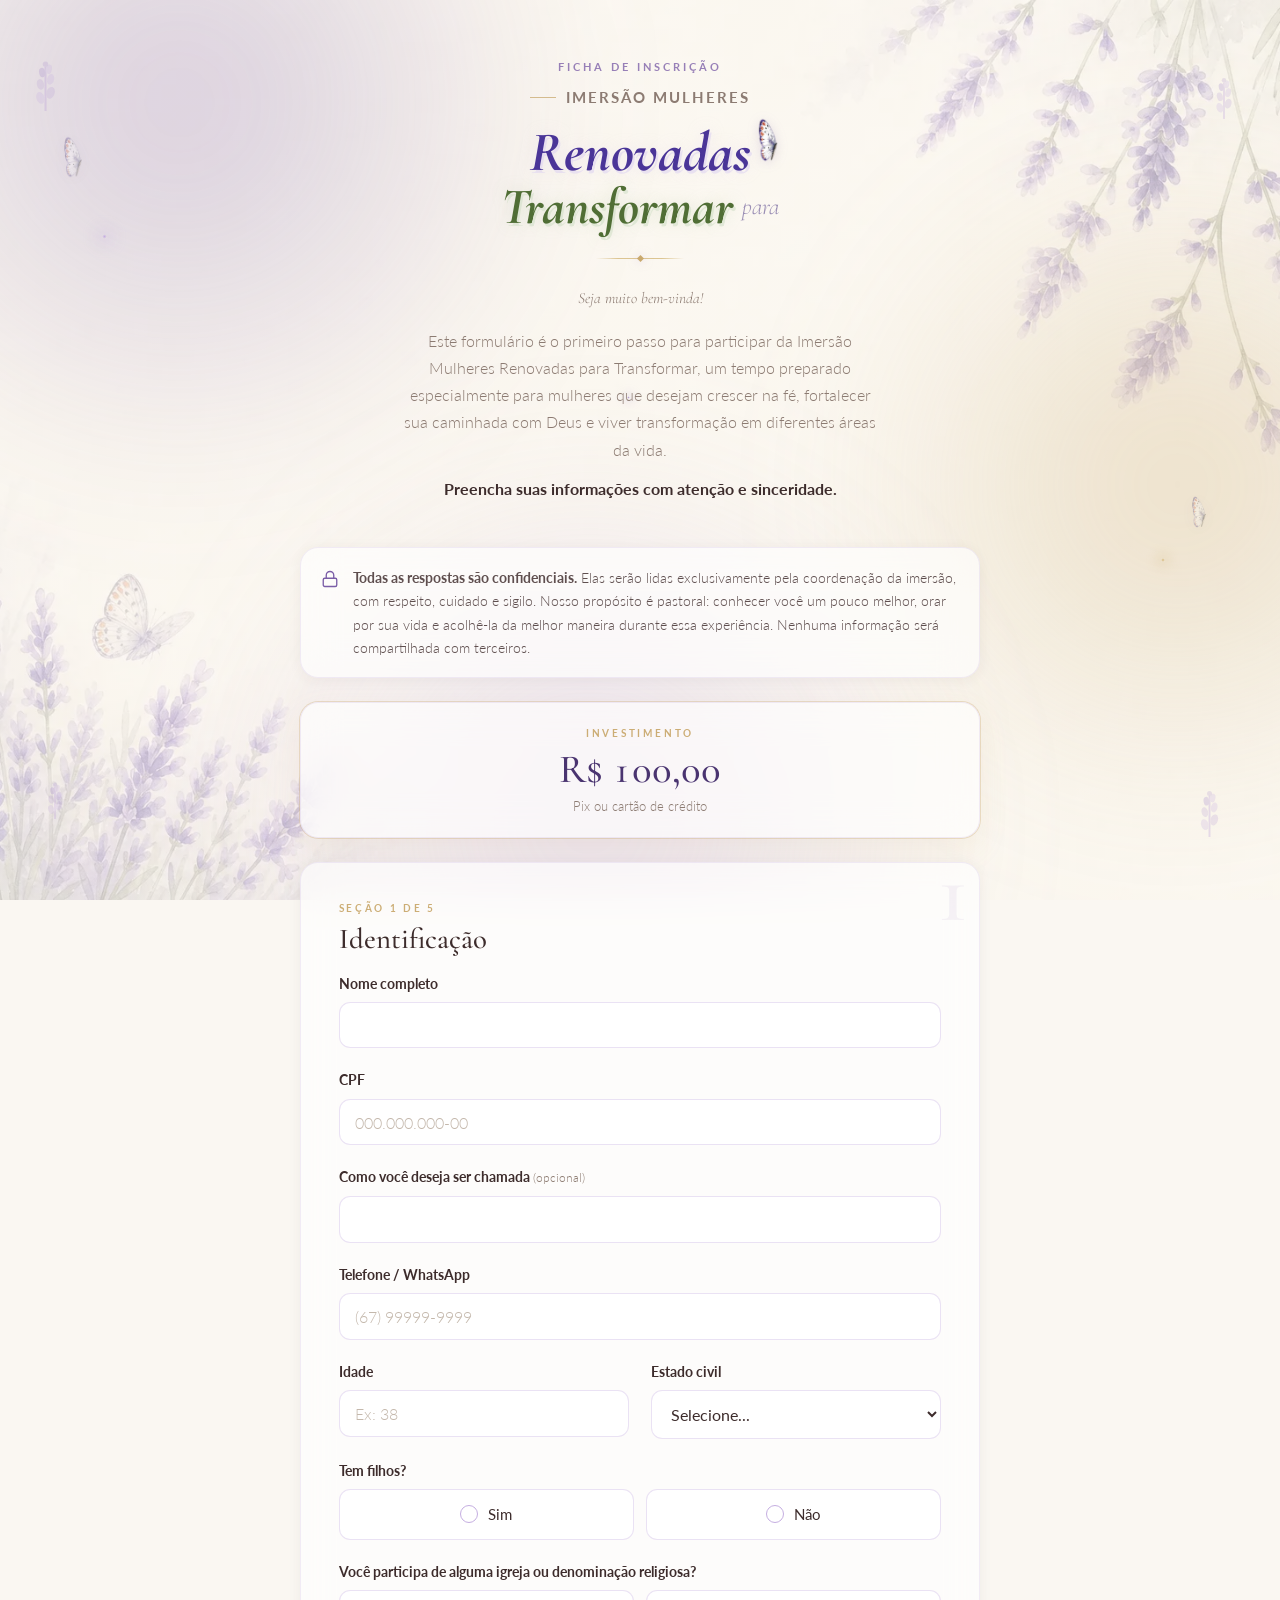
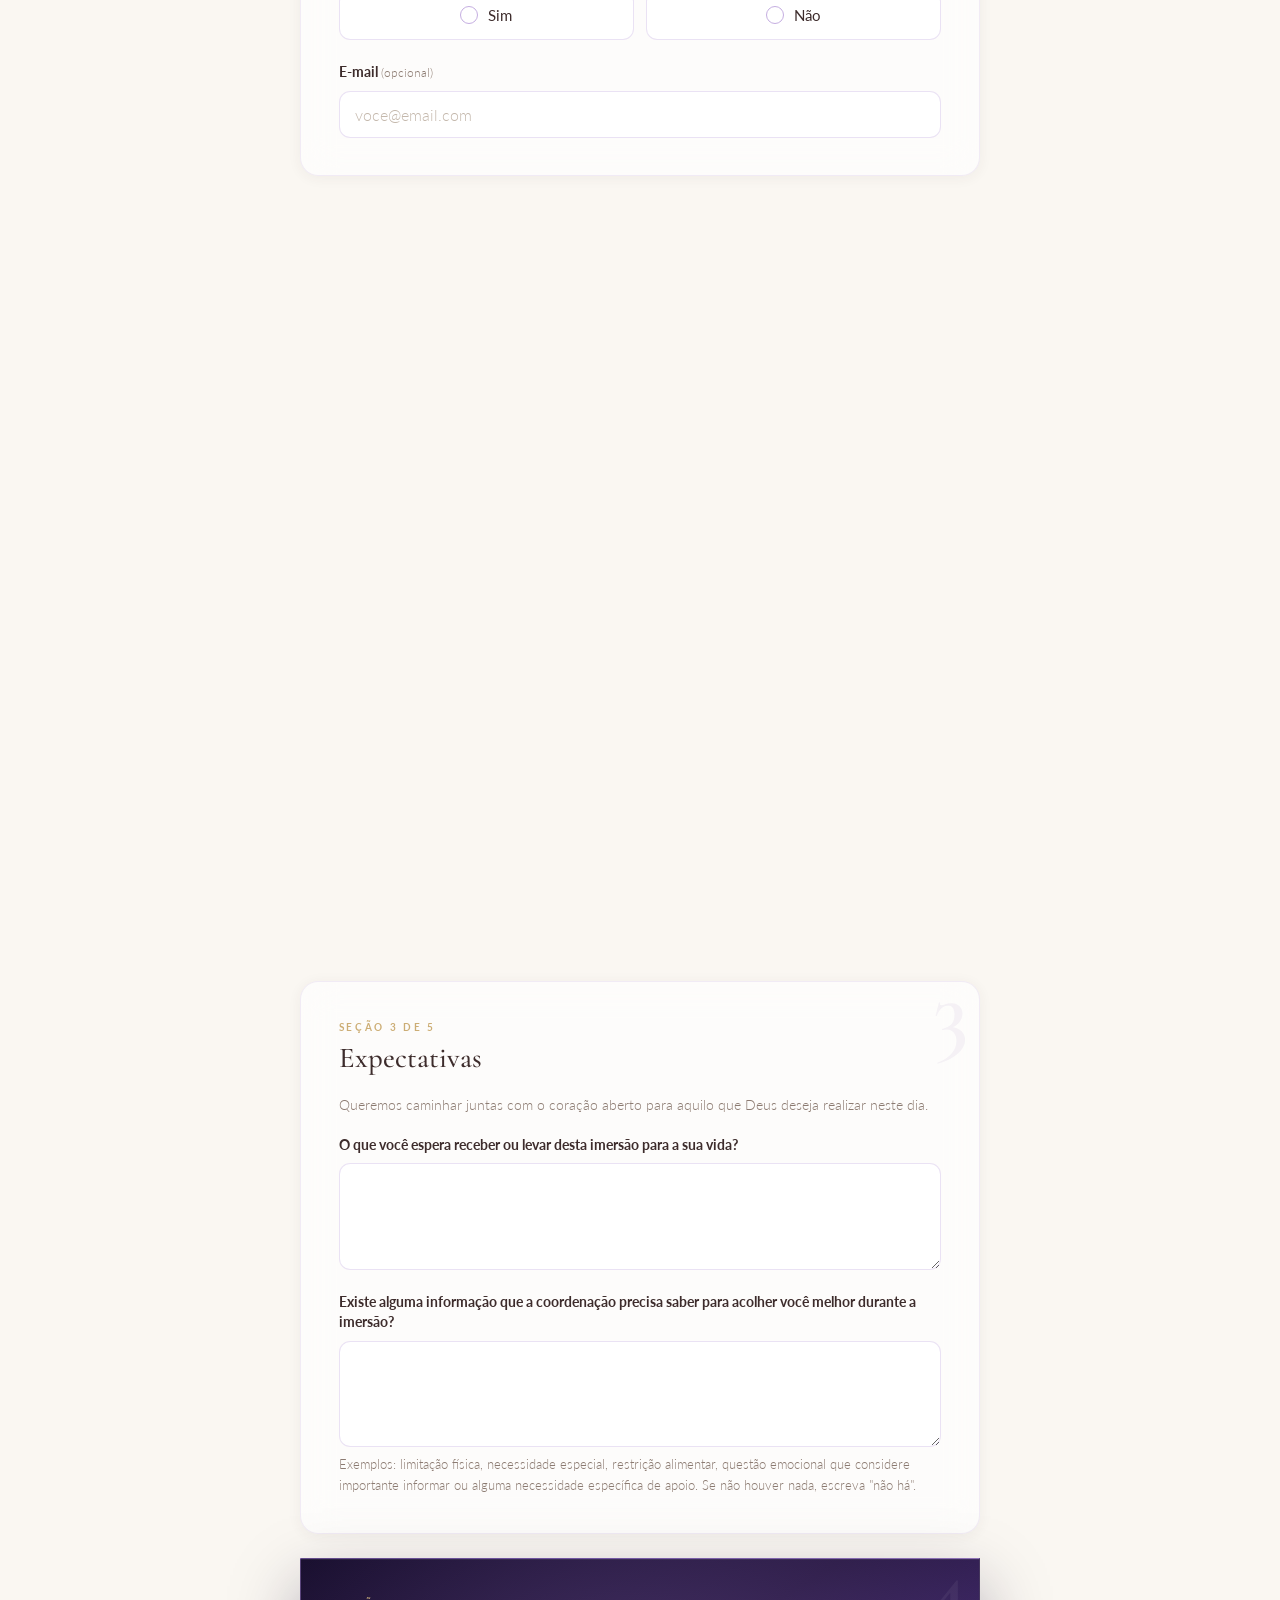
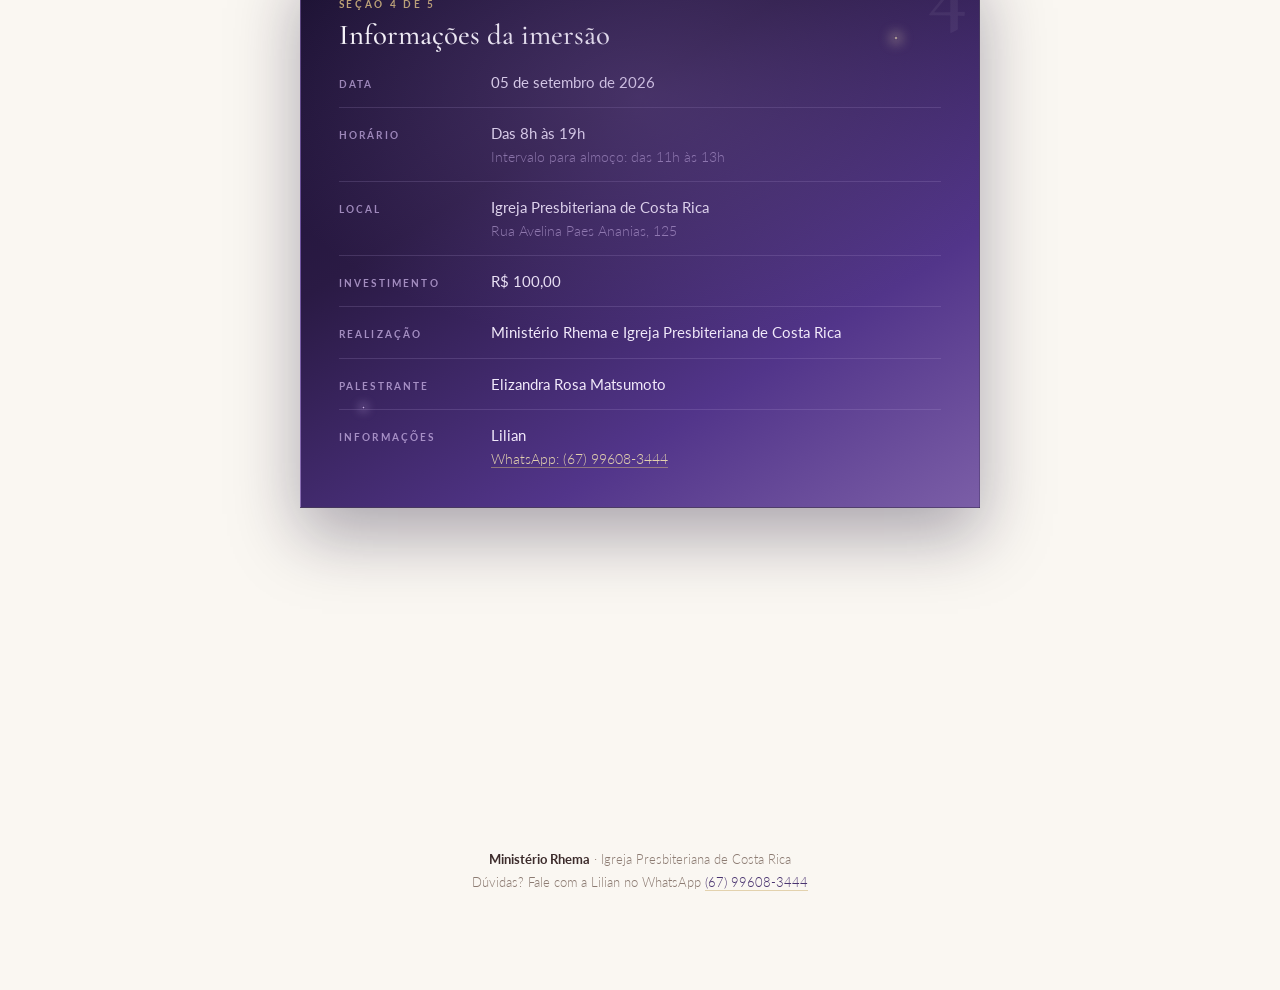
<file: inscricao.html>
<!DOCTYPE html>
<html lang="pt-BR">
<head>
<meta charset="UTF-8">
<meta name="viewport" content="width=device-width, initial-scale=1">
<title>Ficha de Inscrição — Imersão Mulheres Renovadas para Transformar</title>
<meta name="description" content="Inscrição para a Imersão Mulheres Renovadas para Transformar — 05 de setembro de 2026, Igreja Presbiteriana de Costa Rica.">
<link rel="icon" href="img/favicon.svg" type="image/svg+xml">
<link rel="preconnect" href="https://fonts.googleapis.com">
<link rel="preconnect" href="https://fonts.gstatic.com" crossorigin>
<link href="https://fonts.googleapis.com/css2?family=Cormorant+Garamond:ital,wght@0,300;0,400;0,500;0,600;1,300;1,400&family=Lato:ital,wght@0,300;0,400;0,700;1,300&display=swap" rel="stylesheet">
<link rel="stylesheet" href="styles.css?v=29">
<script>
/* A homologação da PagBank foi aprovada em 12/08/2026, então quem chega para se
   inscrever deve ir para o formulário integrado (index.html), com pagamento
   automático. Este arquivo continua existindo — e não vira um simples
   redirecionamento — porque é o endereço que foi impresso no QR code e
   divulgado, e porque quem se inscreveu pelo sistema paliativo guardou o link
   da própria confirmação (…/inscricao.html?ref=IMIM…). Redirecionar todo mundo
   tiraria dessas pessoas o acesso ao próprio código.

   Regra: com ?ref= na URL, mostra a confirmação como antes; sem ?ref=, é alguém
   querendo se inscrever agora — vai para o formulário novo.

   Está no <head>, antes da página desenhar, para não piscar o formulário antigo. */
(function () {
  if (!new URLSearchParams(window.location.search).get('ref')) {
    window.location.replace('index.html' + window.location.hash);
  }
})();
</script>
</head>
<body>

<div class="atmosfera" aria-hidden="true">
  <span class="brilho brilho--1"></span>
  <span class="brilho brilho--2"></span>
  <span class="brilho brilho--3"></span>
</div>
<img class="borboleta-fundo borboleta-fundo--1" src="img/borboleta-3.png" alt="" aria-hidden="true">
<img class="borboleta-fundo borboleta-fundo--2" src="img/borboleta-3.png" alt="" aria-hidden="true">
<svg class="ramo ramo--1" viewBox="0 0 16 34" fill="none" aria-hidden="true"><line x1="8" y1="34" x2="8" y2="8" stroke="#A882D4" stroke-width="1.2" stroke-linecap="round"/><ellipse cx="5" cy="26" rx="2.4" ry="3.6" fill="#C4ADE0" transform="rotate(-18 5 26)"/><ellipse cx="11" cy="23" rx="2.4" ry="3.6" fill="#B89FD4" transform="rotate(18 11 23)"/><ellipse cx="5" cy="18" rx="2.1" ry="3.2" fill="#B89FD4" transform="rotate(-14 5 18)"/><ellipse cx="11" cy="15" rx="2.1" ry="3.2" fill="#C4ADE0" transform="rotate(14 11 15)"/><ellipse cx="6" cy="11" rx="1.8" ry="2.8" fill="#9B7EC8" transform="rotate(-10 6 11)"/><ellipse cx="10" cy="9" rx="1.8" ry="2.8" fill="#C4ADE0" transform="rotate(10 10 9)"/><circle cx="8" cy="6" r="1.6" fill="#9B7EC8" opacity="0.8"/></svg>
<svg class="ramo ramo--2" viewBox="0 0 16 34" fill="none" aria-hidden="true"><line x1="8" y1="34" x2="8" y2="8" stroke="#A882D4" stroke-width="1.2" stroke-linecap="round"/><ellipse cx="5" cy="26" rx="2.4" ry="3.6" fill="#C4ADE0" transform="rotate(-18 5 26)"/><ellipse cx="11" cy="23" rx="2.4" ry="3.6" fill="#B89FD4" transform="rotate(18 11 23)"/><ellipse cx="5" cy="18" rx="2.1" ry="3.2" fill="#B89FD4" transform="rotate(-14 5 18)"/><ellipse cx="11" cy="15" rx="2.1" ry="3.2" fill="#C4ADE0" transform="rotate(14 11 15)"/><ellipse cx="6" cy="11" rx="1.8" ry="2.8" fill="#9B7EC8" transform="rotate(-10 6 11)"/><ellipse cx="10" cy="9" rx="1.8" ry="2.8" fill="#C4ADE0" transform="rotate(10 10 9)"/><circle cx="8" cy="6" r="1.6" fill="#9B7EC8" opacity="0.8"/></svg>
<svg class="ramo ramo--3" viewBox="0 0 16 34" fill="none" aria-hidden="true"><line x1="8" y1="34" x2="8" y2="8" stroke="#A882D4" stroke-width="1.2" stroke-linecap="round"/><ellipse cx="5" cy="26" rx="2.4" ry="3.6" fill="#C4ADE0" transform="rotate(-18 5 26)"/><ellipse cx="11" cy="23" rx="2.4" ry="3.6" fill="#B89FD4" transform="rotate(18 11 23)"/><ellipse cx="5" cy="18" rx="2.1" ry="3.2" fill="#B89FD4" transform="rotate(-14 5 18)"/><ellipse cx="11" cy="15" rx="2.1" ry="3.2" fill="#C4ADE0" transform="rotate(14 11 15)"/><ellipse cx="6" cy="11" rx="1.8" ry="2.8" fill="#9B7EC8" transform="rotate(-10 6 11)"/><ellipse cx="10" cy="9" rx="1.8" ry="2.8" fill="#C4ADE0" transform="rotate(10 10 9)"/><circle cx="8" cy="6" r="1.6" fill="#9B7EC8" opacity="0.8"/></svg>
<svg class="ramo ramo--4" viewBox="0 0 16 34" fill="none" aria-hidden="true"><line x1="8" y1="34" x2="8" y2="8" stroke="#A882D4" stroke-width="1.2" stroke-linecap="round"/><ellipse cx="5" cy="26" rx="2.4" ry="3.6" fill="#C4ADE0" transform="rotate(-18 5 26)"/><ellipse cx="11" cy="23" rx="2.4" ry="3.6" fill="#B89FD4" transform="rotate(18 11 23)"/><ellipse cx="5" cy="18" rx="2.1" ry="3.2" fill="#B89FD4" transform="rotate(-14 5 18)"/><ellipse cx="11" cy="15" rx="2.1" ry="3.2" fill="#C4ADE0" transform="rotate(14 11 15)"/><ellipse cx="6" cy="11" rx="1.8" ry="2.8" fill="#9B7EC8" transform="rotate(-10 6 11)"/><ellipse cx="10" cy="9" rx="1.8" ry="2.8" fill="#C4ADE0" transform="rotate(10 10 9)"/><circle cx="8" cy="6" r="1.6" fill="#9B7EC8" opacity="0.8"/></svg>
<span class="faisca faisca--1" aria-hidden="true"></span>
<span class="faisca faisca--2" aria-hidden="true"></span>
<span class="faisca faisca--3" aria-hidden="true"></span>

<div class="folha">

  <header class="capa">
    <div class="rotulo entra entra--1">Ficha de Inscrição</div>
    <h1 class="entra entra--desfocado entra--2">
      <span class="titulo-eyebrow-interno">Imersão Mulheres</span>
      <span class="titulo-linha1-envolto">
        <span class="titulo-linha1">Renovadas</span>
        <img class="borboleta-titulo borboleta" src="img/borboleta-3.png" alt="" aria-hidden="true">
      </span>
      <span class="titulo-linha2"><span class="titulo-verde">Transformar</span> <span class="titulo-para">para</span></span>
    </h1>
    <div class="filete entra entra--2"></div>
    <p class="boas-vindas entra entra--3">Seja muito bem-vinda!</p>
    <p class="entra entra--3">Este formulário é o primeiro passo para participar da Imersão Mulheres Renovadas para Transformar, um tempo preparado especialmente para mulheres que desejam crescer na fé, fortalecer sua caminhada com Deus e viver transformação em diferentes áreas da vida.</p>
    <p class="entra entra--4"><strong>Preencha suas informações com atenção e sinceridade.</strong></p>
  </header>

  <div class="miolo">

    <div class="selo-sigilo vidro entra entra--4">
      <svg width="18" height="18" viewBox="0 0 24 24" fill="none" stroke="currentColor" stroke-width="1.8" stroke-linecap="round" stroke-linejoin="round" aria-hidden="true">
        <rect x="3" y="11" width="18" height="11" rx="2"></rect>
        <path d="M7 11V7a5 5 0 0 1 10 0v4"></path>
      </svg>
      <p><strong>Todas as respostas são confidenciais.</strong> Elas serão lidas exclusivamente pela coordenação da imersão, com respeito, cuidado e sigilo. Nosso propósito é pastoral: conhecer você um pouco melhor, orar por sua vida e acolhê-la da melhor maneira durante essa experiência. Nenhuma informação será compartilhada com terceiros.</p>
    </div>

    <div class="investimento vidro entra entra--4">
      <span class="rotulo-valor">Investimento</span>
      <span class="valor">R$ 100,00</span>
      <span class="valor-nota">Pix ou cartão de crédito</span>
    </div>

    <form id="form-inscricao" novalidate>
      <div class="miolo">

        <!-- ── 1. Identificação ─────────────────────────────── -->
        <section class="secao vidro revela">
          <span class="secao-fantasma" aria-hidden="true">1</span>
          <div class="secao-cabeca">
            <span class="secao-rotulo">Seção 1 de 5</span>
            <h2>Identificação</h2>
          </div>

          <div class="campos">
            <div class="campo">
              <label for="nome">Nome completo</label>
              <input type="text" id="nome" name="nome" autocomplete="name" required>
              <div class="erro-campo" id="erro-nome"></div>
            </div>

            <div class="campo">
              <label for="apelido">Como você deseja ser chamada <span class="opcional">(opcional)</span></label>
              <input type="text" id="apelido" name="apelido" autocomplete="nickname">
            </div>

            <div class="campo">
              <label for="telefone">Telefone / WhatsApp</label>
              <input type="tel" id="telefone" name="telefone" inputmode="numeric" placeholder="(67) 99999-9999" maxlength="20" autocomplete="tel" required>
              <div class="erro-campo" id="erro-telefone"></div>
            </div>

            <div class="dupla">
              <div class="campo">
                <label for="idade">Idade</label>
                <input type="text" id="idade" name="idade" inputmode="numeric" maxlength="3" placeholder="Ex: 38" required>
                <div class="erro-campo" id="erro-idade"></div>
              </div>
              <div class="campo">
                <label for="estadoCivil">Estado civil</label>
                <select id="estadoCivil" name="estadoCivil" required>
                  <option value="">Selecione...</option>
                  <option value="Solteira">Solteira</option>
                  <option value="Casada">Casada</option>
                  <option value="União estável">União estável</option>
                  <option value="Separada">Separada</option>
                  <option value="Divorciada">Divorciada</option>
                  <option value="Viúva">Viúva</option>
                </select>
                <div class="erro-campo" id="erro-estadoCivil"></div>
              </div>
            </div>

            <div class="campo">
              <span class="rotulo-campo">Tem filhos?</span>
              <div class="escolhas">
                <label class="escolha"><input type="radio" name="temFilhos" value="sim"><span class="marca"></span>Sim</label>
                <label class="escolha"><input type="radio" name="temFilhos" value="nao"><span class="marca"></span>Não</label>
              </div>
              <div class="erro-campo" id="erro-temFilhos"></div>
              <div class="condicional" id="bloco-quantosFilhos" hidden>
                <label for="quantosFilhos">Se sim, quantos?</label>
                <input type="text" id="quantosFilhos" name="quantosFilhos" inputmode="numeric" maxlength="2">
                <div class="erro-campo" id="erro-quantosFilhos"></div>
              </div>
            </div>

            <div class="campo">
              <span class="rotulo-campo">Você participa de alguma igreja ou denominação religiosa?</span>
              <div class="escolhas">
                <label class="escolha"><input type="radio" name="participaIgreja" value="sim"><span class="marca"></span>Sim</label>
                <label class="escolha"><input type="radio" name="participaIgreja" value="nao"><span class="marca"></span>Não</label>
              </div>
              <div class="erro-campo" id="erro-participaIgreja"></div>
              <div class="condicional" id="bloco-qualIgreja" hidden>
                <label for="qualIgreja">Se sim, qual?</label>
                <input type="text" id="qualIgreja" name="qualIgreja">
                <div class="erro-campo" id="erro-qualIgreja"></div>
              </div>
            </div>

            <div class="dupla">
              <div class="campo">
                <label for="email">E-mail</label>
                <input type="email" id="email" name="email" autocomplete="email" placeholder="voce@email.com" required>
                <div class="erro-campo" id="erro-email"></div>
              </div>
              <div class="campo">
                <label for="cpf">CPF</label>
                <input type="text" id="cpf" name="cpf" inputmode="numeric" placeholder="000.000.000-00" maxlength="14" required>
                <div class="erro-campo" id="erro-cpf"></div>
              </div>
            </div>
          </div>
        </section>

        <!-- ── 2. Seu momento de vida ───────────────────────── -->
        <section class="secao vidro revela">
          <span class="secao-fantasma" aria-hidden="true">2</span>
          <div class="secao-cabeca">
            <span class="secao-rotulo">Seção 2 de 5</span>
            <h2>Seu momento de vida</h2>
          </div>
          <div class="secao-notas">
            <p class="secao-nota">Este é um espaço de acolhimento. Não existem respostas certas ou erradas. Responda com sinceridade e apenas até onde se sentir confortável.</p>
            <p class="secao-nota">As informações desta seção serão utilizadas somente pela coordenação para oração, cuidado e acompanhamento durante a imersão.</p>
          </div>

          <div class="campos">
            <div class="campo">
              <label for="vidaComDeus">Em uma frase, como você descreveria hoje a sua vida com Deus?</label>
              <textarea id="vidaComDeus" name="vidaComDeus" rows="2"></textarea>
            </div>

            <div class="campo">
              <label for="areaCura">Existe alguma área da sua vida em que você sente necessidade de cura, transformação, fortalecimento ou direcionamento?</label>
              <textarea id="areaCura" name="areaCura" rows="3"></textarea>
              <p class="dica">Você pode responder brevemente e não precisa compartilhar detalhes que não queira.</p>
            </div>

            <div class="campo">
              <label for="motivacao">O que motivou você a participar desta imersão?</label>
              <textarea id="motivacao" name="motivacao" rows="3"></textarea>
            </div>
          </div>
        </section>

        <!-- ── 3. Expectativas ──────────────────────────────── -->
        <section class="secao vidro revela">
          <span class="secao-fantasma" aria-hidden="true">3</span>
          <div class="secao-cabeca">
            <span class="secao-rotulo">Seção 3 de 5</span>
            <h2>Expectativas</h2>
          </div>
          <div class="secao-notas">
            <p class="secao-nota">Queremos caminhar juntas com o coração aberto para aquilo que Deus deseja realizar neste dia.</p>
          </div>

          <div class="campos">
            <div class="campo">
              <label for="expectativa">O que você espera receber ou levar desta imersão para a sua vida?</label>
              <textarea id="expectativa" name="expectativa" rows="3"></textarea>
            </div>

            <div class="campo">
              <label for="necessidadeApoio">Existe alguma informação que a coordenação precisa saber para acolher você melhor durante a imersão?</label>
              <textarea id="necessidadeApoio" name="necessidadeApoio" rows="3"></textarea>
              <p class="dica">Exemplos: limitação física, necessidade especial, restrição alimentar, questão emocional que considere importante informar ou alguma necessidade específica de apoio. Se não houver nada, escreva "não há".</p>
            </div>
          </div>
        </section>

        <!-- ── 4. Informações da imersão ────────────────────── -->
        <section class="secao secao--noite revela">
          <span class="estrela estrela--1" aria-hidden="true"></span>
          <span class="estrela estrela--2" aria-hidden="true"></span>
          <span class="secao-fantasma" aria-hidden="true">4</span>
          <div class="secao-cabeca">
            <span class="secao-rotulo">Seção 4 de 5</span>
            <h2>Informações da imersão</h2>
          </div>

          <dl class="dados-evento">
            <div class="dado">
              <dt>Data</dt>
              <dd>05 de setembro de 2026</dd>
            </div>
            <div class="dado">
              <dt>Horário</dt>
              <dd>Das 8h às 19h <span class="sub">Intervalo para almoço: das 11h às 13h</span></dd>
            </div>
            <div class="dado">
              <dt>Local</dt>
              <dd>Igreja Presbiteriana de Costa Rica <span class="sub">Rua Avelina Paes Ananias, 125</span></dd>
            </div>
            <div class="dado">
              <dt>Investimento</dt>
              <dd>R$ 100,00</dd>
            </div>
            <div class="dado">
              <dt>Realização</dt>
              <dd>Ministério Rhema e Igreja Presbiteriana de Costa Rica</dd>
            </div>
            <div class="dado">
              <dt>Palestrante</dt>
              <dd>Elizandra Rosa Matsumoto</dd>
            </div>
            <div class="dado">
              <dt>Informações</dt>
              <dd>Lilian <span class="sub"><a href="https://wa.me/5567996083444" target="_blank" rel="noopener">WhatsApp: (67) 99608-3444</a></span></dd>
            </div>
          </dl>
        </section>

        <!-- ── 5. Pagamento ─────────────────────────────────── -->
        <section class="secao vidro revela">
          <span class="secao-fantasma" aria-hidden="true">5</span>
          <div class="secao-cabeca">
            <span class="secao-rotulo">Seção 5 de 5</span>
            <h2>Pagamento</h2>
          </div>
          <div class="secao-notas">
            <p class="secao-nota">Ao concluir a ficha, você vai para a tela de confirmação da sua inscrição, com o link para pagar (Pix ou cartão de crédito). Depois de pagar, mande o comprovante junto com o código pelo WhatsApp da Lilian, para confirmarmos sua inscrição.</p>
          </div>

          <div class="acao" id="bloco-acao-form">
            <button type="submit" class="botao" id="botao-enviar">Concluir Inscrição</button>
            <div class="recado" id="recado" role="status" aria-live="polite"></div>
          </div>
        </section>

      </div>
    </form>

    <!-- ── Confirmação: código + link de pagamento + WhatsApp ────── -->
    <section class="secao vidro" id="bloco-confirmacao" hidden>
      <div class="secao-cabeca">
        <h2 id="titulo-confirmacao">Inscrição registrada!</h2>
      </div>
      <div class="secao-notas">
        <p class="secao-nota" id="nota-confirmacao">Faltam só 2 passos pra confirmar sua vaga.</p>
        <p class="secao-nota aviso-reenvio" id="nota-ja-inscrita" hidden>Pode ter sido instabilidade na conexão.</p>
      </div>
      <div class="campos">
        <div class="campo">
          <span class="rotulo-campo">Seu código de inscrição</span>
          <p style="font-family:monospace;font-size:1.2em;font-weight:bold;" id="texto-codigo"></p>
        </div>
      </div>

      <!-- Mostrado no lugar dos passos de pagamento quando o pagamento já está registrado. -->
      <div class="acao" id="bloco-ja-pago" hidden>
        <p class="destaque">Seu pagamento já está confirmado. Não precisa fazer mais nada.</p>
        <p class="dica">Nos vemos no dia 05 de setembro de 2026!</p>
      </div>
      <div class="acao">
        <button type="button" class="botao botao--suave" id="botao-copiar-link">Copiar link desta página</button>
        <p class="dica" id="dica-copiar-link">Se você sair daqui antes de terminar, cole esse link no WhatsApp de si mesma (ou nas Notas do celular) pra voltar depois com os botões de pagamento prontos de novo.</p>
      </div>
      <div class="acao passo-pagamento">
        <span class="rotulo-campo">Passo 1 — Faça o pagamento</span>
        <a class="botao" id="link-pagamento" href="#" target="_blank" rel="noopener">Ir para pagamento (Pix ou cartão)</a>
        <p class="dica">Abre em outra aba. Quando terminar de pagar, <strong>volte para esta página</strong> (não feche esta aba).</p>
        <p class="dica">Já pagou de outra forma (dinheiro, transferência, ou alguém vai pagar por você)? Pode ignorar este passo — a coordenação confirma sua inscrição.</p>
      </div>
      <div class="acao passo-pagamento" style="margin-top:14px;">
        <span class="rotulo-campo">Passo 2 — Depois de pagar, mande o comprovante</span>
        <a class="botao" id="link-whatsapp" href="#" target="_blank" rel="noopener">Mandar comprovante no WhatsApp</a>
        <p class="dica">Vai abrir o WhatsApp da Lilian com uma mensagem pronta — só falta você <strong>anexar o print/comprovante do pagamento</strong> antes de enviar. É assim que confirmamos sua inscrição.</p>
      </div>
    </section>

  </div>

  <p class="rodape">
    <strong>Ministério Rhema</strong> · Igreja Presbiteriana de Costa Rica<br>
    Dúvidas? Fale com a Lilian no WhatsApp <a href="https://wa.me/5567996083444" target="_blank" rel="noopener">(67) 99608-3444</a>
  </p>

</div>

<script>
  // Backend paliativo — projeto Apps Script separado do formulário principal.
  var WEBAPP_URL = 'https://script.google.com/macros/s/AKfycbxmftpeE1R9vP6Mj53OH6ltQ9JKPYfnoPYJWt1H3gm8S7GJ0kV9NJBLrQJyGKuIETF0/exec';
  // Mesmo link fixo de pagamento configurado no backend — repetido aqui (é público
  // mesmo, feito pra ser compartilhado) pra reconstruir a tela de confirmação sem
  // precisar registrar de novo quando a pessoa volta com ?ref= na URL.
  var LINK_PAGAMENTO_PIX = 'https://pag.ae/823uetM2R';
</script>
<script src="api.js?v=4"></script>
<script src="mascaras.js?v=3"></script>
<script src="animacoes.js?v=2"></script>
<script>
(function () {
  var form = document.getElementById('form-inscricao');
  var botao = document.getElementById('botao-enviar');
  var recado = document.getElementById('recado');
  /* Todos os campos que podem receber uma mensagem de erro embaixo (cada um tem
     um <div class="erro-campo" id="erro-XXX">). Só o apelido fica de fora — é o
     único campo opcional do formulário. */
  var camposComErro = [
    'nome', 'telefone', 'idade', 'estadoCivil', 'temFilhos', 'quantosFilhos',
    'participaIgreja', 'qualIgreja', 'email', 'cpf'
  ];

  aplicarMascara(document.getElementById('cpf'), mascaraCPF);
  aplicarMascara(document.getElementById('telefone'), mascaraTelefone);
  apenasDigitos(document.getElementById('idade'));
  apenasDigitos(document.getElementById('quantosFilhos'));
  normalizarEmail(document.getElementById('email'));

  function ligarEscolhas(nomeGrupo, idBloco) {
    var bloco = idBloco ? document.getElementById(idBloco) : null;
    var radios = document.querySelectorAll('input[name="' + nomeGrupo + '"]');
    radios.forEach(function (radio) {
      radio.addEventListener('change', function () {
        radios.forEach(function (outro) {
          outro.closest('.escolha').classList.toggle('marcada', outro.checked);
        });
        if (bloco) bloco.hidden = !(radio.value === 'sim' && radio.checked);
      });
    });
  }
  ligarEscolhas('temFilhos', 'bloco-quantosFilhos');
  ligarEscolhas('participaIgreja', 'bloco-qualIgreja');

  function limparErros() {
    camposComErro.forEach(function (campo) {
      var alvo = document.getElementById('erro-' + campo);
      alvo.textContent = '';
      alvo.classList.remove('ativo');
      var input = document.getElementById(campo);
      if (input) input.removeAttribute('aria-invalid');
    });
    recado.textContent = '';
    recado.className = 'recado';
  }

  function mostrarErroCampo(campo, mensagem) {
    var alvo = document.getElementById('erro-' + campo);
    if (!alvo) return false;
    alvo.textContent = mensagem;
    alvo.classList.add('ativo');
    var input = document.getElementById(campo);
    if (input) {
      input.setAttribute('aria-invalid', 'true');
      input.focus({ preventScroll: true });
    }
    (input || alvo).scrollIntoView({ behavior: 'smooth', block: 'center' });
    return true;
  }

  function liberarBotao() {
    botao.disabled = false;
    botao.textContent = 'Concluir Inscrição';
  }

  function valorRadio(nome) {
    var el = document.querySelector('input[name="' + nome + '"]:checked');
    return el ? el.value : '';
  }

  function valor(id) { return document.getElementById(id).value; }

  /**
   * `resposta` é opcional: quando a pessoa volta pelo link salvo (?ref=CÓDIGO) o
   * site não sabe a situação dela, então mostra a tela normal de pagamento —
   * nunca uma afirmação de que ela não pagou, que é coisa que só a coordenação
   * sabe (pagamento em dinheiro, por terceiro, etc. leva tempo até ser marcado).
   */
  function mostrarConfirmacao(codigo, resposta) {
    resposta = resposta || {};
    form.hidden = true;
    document.getElementById('texto-codigo').textContent = codigo;
    document.getElementById('link-pagamento').href = resposta.paymentUrl || LINK_PAGAMENTO_PIX;

    var mensagem = 'Olá! Fiz minha inscrição na Imersão (código ' + codigo + ') e acabei de pagar. Segue o comprovante:';
    document.getElementById('link-whatsapp').href =
      'https://wa.me/5567996083444?text=' + encodeURIComponent(mensagem);

    if (resposta.jaInscrita) {
      document.getElementById('titulo-confirmacao').textContent = 'Sua inscrição já estava registrada';
      document.getElementById('nota-confirmacao').hidden = true;
      document.getElementById('nota-ja-inscrita').hidden = false;
    }

    if (resposta.jaPago) {
      // Pagamento registrado é coisa que o sistema sabe com certeza — aí sim
      // vale afirmar, e os passos de pagamento saem da frente.
      document.getElementById('nota-confirmacao').hidden = true;
      document.getElementById('bloco-ja-pago').hidden = false;
      Array.prototype.forEach.call(
        document.querySelectorAll('.passo-pagamento'),
        function (el) { el.hidden = true; }
      );
    }

    document.getElementById('bloco-confirmacao').hidden = false;
    document.getElementById('bloco-confirmacao').scrollIntoView({ behavior: 'smooth', block: 'start' });
  }

  document.getElementById('botao-copiar-link').addEventListener('click', function () {
    var botaoCopiar = this;
    var dica = document.getElementById('dica-copiar-link');
    var textoOriginal = dica.textContent;
    navigator.clipboard.writeText(window.location.href).then(function () {
      botaoCopiar.textContent = 'Link copiado!';
      dica.textContent = 'Pronto! Agora é só colar no WhatsApp de si mesma ou nas Notas do celular.';
      setTimeout(function () {
        botaoCopiar.textContent = 'Copiar link desta página';
        dica.textContent = textoOriginal;
      }, 4000);
    }).catch(function () {
      dica.textContent = 'Não consegui copiar sozinho — selecione o link lá em cima, na barra de endereço, e copie manualmente.';
    });
  });

  // Se a pessoa voltar com o link salvo/favoritado (?ref=CODIGO), mostra a mesma
  // tela de confirmação direto, sem precisar preencher a ficha de novo.
  var codigoNaUrl = new URLSearchParams(window.location.search).get('ref');
  if (codigoNaUrl) mostrarConfirmacao(codigoNaUrl);

  form.addEventListener('submit', function (evento) {
    evento.preventDefault();
    limparErros();
    botao.disabled = true;
    botao.textContent = 'Processando...';

    var dados = {
      nome: valor('nome'),
      apelido: valor('apelido'),
      email: valor('email'),
      cpf: somenteNumeros(valor('cpf')),
      telefone: somenteNumeros(valor('telefone')),
      idade: valor('idade'),
      estadoCivil: valor('estadoCivil'),
      temFilhos: valorRadio('temFilhos'),
      quantosFilhos: valor('quantosFilhos'),
      participaIgreja: valorRadio('participaIgreja'),
      qualIgreja: valor('qualIgreja'),
      vidaComDeus: valor('vidaComDeus'),
      areaCura: valor('areaCura'),
      motivacao: valor('motivacao'),
      expectativa: valor('expectativa'),
      necessidadeApoio: valor('necessidadeApoio')
    };

    apiPost('registrarInscricao', { dados: dados })
      .then(function (resposta) {
        if (resposta.ok) {
          if (window.history && window.history.replaceState) {
            window.history.replaceState(null, '', '?ref=' + encodeURIComponent(resposta.codigo));
          }
          mostrarConfirmacao(resposta.codigo, resposta);
          return;
        }
        if (!resposta.campo || !mostrarErroCampo(resposta.campo, resposta.mensagem)) {
          recado.textContent = resposta.mensagem || 'Não foi possível continuar. Tente novamente.';
          recado.className = 'recado erro';
        }
        liberarBotao();
      })
      .catch(function () {
        /* A conexão pode ter caído *depois* de o servidor gravar a inscrição, e o
           antigo "tente novamente" levava a pessoa a reenviar e duplicar. Hoje o
           servidor não duplica mais (reconhece o CPF), mas a mensagem também
           deixou de empurrar para o reenvio às cegas. */
        recado.textContent = 'Não conseguimos confirmar agora. Recarregue a página antes de tentar de novo — sua inscrição pode já ter sido registrada.';
        recado.className = 'recado erro';
        liberarBotao();
      });
  });
})();
</script>
</body>
</html>
</file>
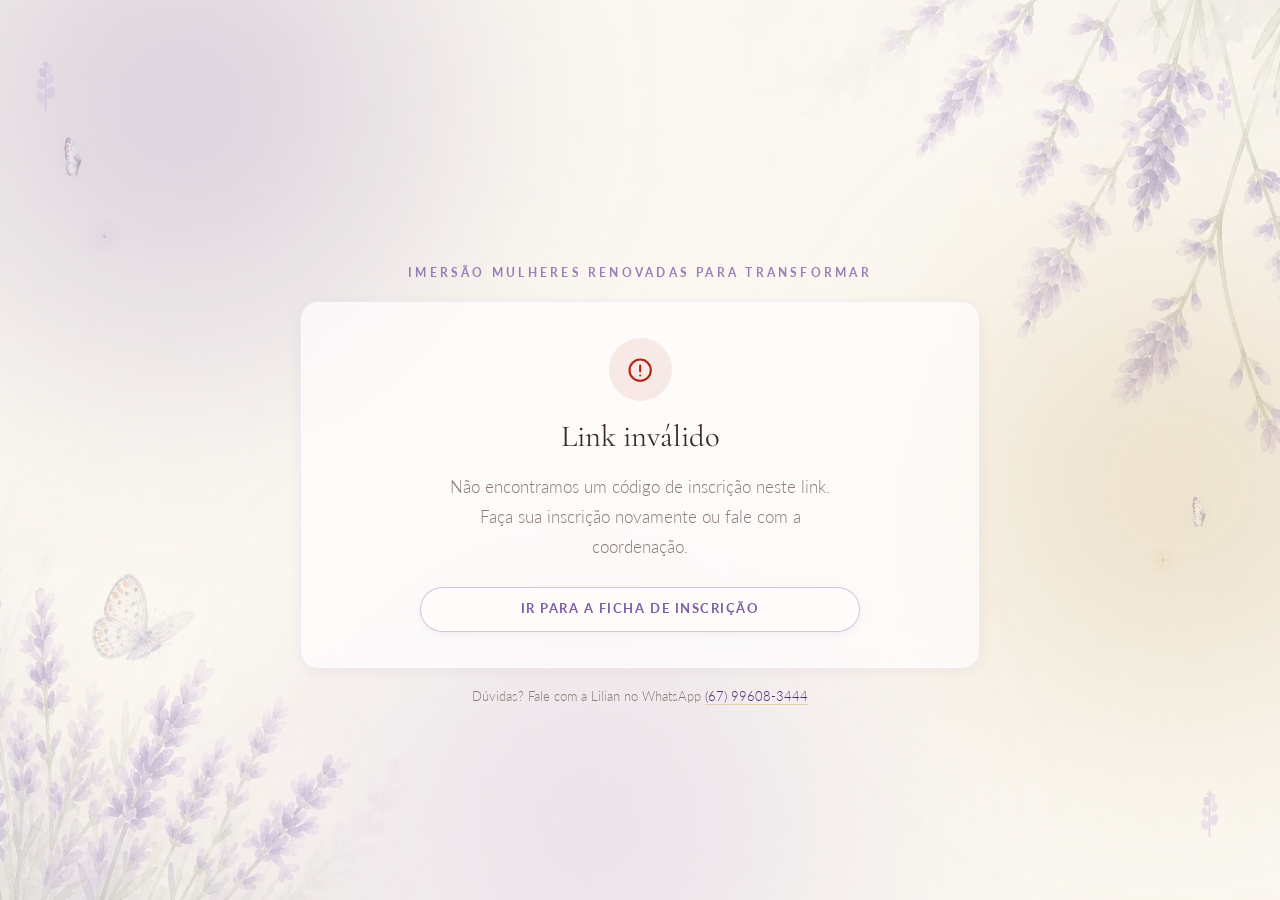
<file: sucesso.html>
<!DOCTYPE html>
<html lang="pt-BR">
<head>
<meta charset="UTF-8">
<meta name="viewport" content="width=device-width, initial-scale=1">
<title>Confirmação da inscrição — Imersão Mulheres Renovadas para Transformar</title>
<link rel="icon" href="img/favicon.svg" type="image/svg+xml">
<link rel="preconnect" href="https://fonts.googleapis.com">
<link rel="preconnect" href="https://fonts.gstatic.com" crossorigin>
<link href="https://fonts.googleapis.com/css2?family=Cormorant+Garamond:ital,wght@0,300;0,400;0,500;0,600;1,300;1,400&family=Lato:ital,wght@0,300;0,400;0,700;1,300&display=swap" rel="stylesheet">
<link rel="stylesheet" href="styles.css?v=29">
</head>
<body class="compacta">

<div class="atmosfera" aria-hidden="true">
  <span class="brilho brilho--1"></span>
  <span class="brilho brilho--2"></span>
  <span class="brilho brilho--3"></span>
</div>
<img class="borboleta-fundo borboleta-fundo--1" src="img/borboleta-3.png" alt="" aria-hidden="true">
<img class="borboleta-fundo borboleta-fundo--2" src="img/borboleta-3.png" alt="" aria-hidden="true">
<svg class="ramo ramo--1" viewBox="0 0 16 34" fill="none" aria-hidden="true"><line x1="8" y1="34" x2="8" y2="8" stroke="#A882D4" stroke-width="1.2" stroke-linecap="round"/><ellipse cx="5" cy="26" rx="2.4" ry="3.6" fill="#C4ADE0" transform="rotate(-18 5 26)"/><ellipse cx="11" cy="23" rx="2.4" ry="3.6" fill="#B89FD4" transform="rotate(18 11 23)"/><ellipse cx="5" cy="18" rx="2.1" ry="3.2" fill="#B89FD4" transform="rotate(-14 5 18)"/><ellipse cx="11" cy="15" rx="2.1" ry="3.2" fill="#C4ADE0" transform="rotate(14 11 15)"/><ellipse cx="6" cy="11" rx="1.8" ry="2.8" fill="#9B7EC8" transform="rotate(-10 6 11)"/><ellipse cx="10" cy="9" rx="1.8" ry="2.8" fill="#C4ADE0" transform="rotate(10 10 9)"/><circle cx="8" cy="6" r="1.6" fill="#9B7EC8" opacity="0.8"/></svg>
<svg class="ramo ramo--2" viewBox="0 0 16 34" fill="none" aria-hidden="true"><line x1="8" y1="34" x2="8" y2="8" stroke="#A882D4" stroke-width="1.2" stroke-linecap="round"/><ellipse cx="5" cy="26" rx="2.4" ry="3.6" fill="#C4ADE0" transform="rotate(-18 5 26)"/><ellipse cx="11" cy="23" rx="2.4" ry="3.6" fill="#B89FD4" transform="rotate(18 11 23)"/><ellipse cx="5" cy="18" rx="2.1" ry="3.2" fill="#B89FD4" transform="rotate(-14 5 18)"/><ellipse cx="11" cy="15" rx="2.1" ry="3.2" fill="#C4ADE0" transform="rotate(14 11 15)"/><ellipse cx="6" cy="11" rx="1.8" ry="2.8" fill="#9B7EC8" transform="rotate(-10 6 11)"/><ellipse cx="10" cy="9" rx="1.8" ry="2.8" fill="#C4ADE0" transform="rotate(10 10 9)"/><circle cx="8" cy="6" r="1.6" fill="#9B7EC8" opacity="0.8"/></svg>
<svg class="ramo ramo--3" viewBox="0 0 16 34" fill="none" aria-hidden="true"><line x1="8" y1="34" x2="8" y2="8" stroke="#A882D4" stroke-width="1.2" stroke-linecap="round"/><ellipse cx="5" cy="26" rx="2.4" ry="3.6" fill="#C4ADE0" transform="rotate(-18 5 26)"/><ellipse cx="11" cy="23" rx="2.4" ry="3.6" fill="#B89FD4" transform="rotate(18 11 23)"/><ellipse cx="5" cy="18" rx="2.1" ry="3.2" fill="#B89FD4" transform="rotate(-14 5 18)"/><ellipse cx="11" cy="15" rx="2.1" ry="3.2" fill="#C4ADE0" transform="rotate(14 11 15)"/><ellipse cx="6" cy="11" rx="1.8" ry="2.8" fill="#9B7EC8" transform="rotate(-10 6 11)"/><ellipse cx="10" cy="9" rx="1.8" ry="2.8" fill="#C4ADE0" transform="rotate(10 10 9)"/><circle cx="8" cy="6" r="1.6" fill="#9B7EC8" opacity="0.8"/></svg>
<svg class="ramo ramo--4" viewBox="0 0 16 34" fill="none" aria-hidden="true"><line x1="8" y1="34" x2="8" y2="8" stroke="#A882D4" stroke-width="1.2" stroke-linecap="round"/><ellipse cx="5" cy="26" rx="2.4" ry="3.6" fill="#C4ADE0" transform="rotate(-18 5 26)"/><ellipse cx="11" cy="23" rx="2.4" ry="3.6" fill="#B89FD4" transform="rotate(18 11 23)"/><ellipse cx="5" cy="18" rx="2.1" ry="3.2" fill="#B89FD4" transform="rotate(-14 5 18)"/><ellipse cx="11" cy="15" rx="2.1" ry="3.2" fill="#C4ADE0" transform="rotate(14 11 15)"/><ellipse cx="6" cy="11" rx="1.8" ry="2.8" fill="#9B7EC8" transform="rotate(-10 6 11)"/><ellipse cx="10" cy="9" rx="1.8" ry="2.8" fill="#C4ADE0" transform="rotate(10 10 9)"/><circle cx="8" cy="6" r="1.6" fill="#9B7EC8" opacity="0.8"/></svg>
<span class="faisca faisca--1" aria-hidden="true"></span>
<span class="faisca faisca--2" aria-hidden="true"></span>
<span class="faisca faisca--3" aria-hidden="true"></span>

<div class="folha">

  <header class="capa">
    <img class="borboleta entra entra--1" src="img/borboleta-3.png" alt="" aria-hidden="true">
    <div class="rotulo entra entra--1">Imersão Mulheres Renovadas para Transformar</div>
  </header>

  <main class="painel vidro entra entra--desfocado entra--2">

    <!-- Aguardando — o texto padrão é genérico e vale para qualquer chegada;
         só quem volta do PagBank (origem=pagbank) vê "Confirmando seu
         pagamento", que é quando a frase é verdadeira. -->
    <div class="painel-zona ativa" id="estado-carregando">
      <div class="rodela"></div>
      <h1 id="titulo-carregando">Carregando sua inscrição</h1>
      <div class="painel-texto">
        <p id="texto-carregando">Só um instante.</p>
      </div>
    </div>

    <!-- Pago -->
    <div class="painel-zona" id="estado-pago">
      <div class="painel-icone">
        <svg viewBox="0 0 24 24" fill="none" stroke="currentColor" stroke-width="1.8" stroke-linecap="round" stroke-linejoin="round" aria-hidden="true">
          <path d="M20 6 9 17l-5-5"></path>
        </svg>
      </div>
      <h1 id="titulo-pago">Inscrição realizada <em>com sucesso!</em></h1>
      <div class="painel-texto">
        <p id="aviso-ja-inscrita-pago" class="aviso-reenvio" hidden>Pode ter sido instabilidade na conexão.</p>
        <p id="mensagem-pago">Ficamos felizes em receber você na Imersão Mulheres Renovadas para Transformar.</p>
        <p class="ocultavel">Prepare o coração para um dia de comunhão, aprendizado, oração e fortalecimento na presença de Deus. Estamos orando por você e cremos que será um tempo precioso de renovação e transformação.</p>
        <p class="destaque">Nos vemos no dia 05 de setembro de 2026!</p>
      </div>

      <div class="painel-dados">
        <dl class="resumo">
          <div class="linha"><dt>Código da inscrição</dt><dd id="resumo-codigo">—</dd></div>
          <div class="linha"><dt>Forma de pagamento</dt><dd id="resumo-forma">—</dd></div>
          <div class="linha"><dt>Situação</dt><dd class="pago">Pago</dd></div>
        </dl>
      </div>

      <div class="painel-acoes">
        <a class="botao" id="link-comprovante" href="#">Baixar comprovante</a>
        <p class="aviso-pagamento">Guarde o link desta página: ela mostra sua confirmação sempre que você voltar.</p>
      </div>
    </div>

    <!-- Inscrita, ainda sem pagamento registrado (nunca chegou a abrir o checkout) -->
    <div class="painel-zona" id="estado-pronta-para-pagar">
      <div class="painel-icone">
        <svg viewBox="0 0 24 24" fill="none" stroke="currentColor" stroke-width="1.8" stroke-linecap="round" stroke-linejoin="round" aria-hidden="true">
          <path d="M20 6 9 17l-5-5"></path>
        </svg>
      </div>
      <h1 id="titulo-registrada">Inscrição registrada!</h1>
      <div class="painel-texto">
        <p id="aviso-ja-inscrita" class="aviso-reenvio" hidden>Pode ter sido instabilidade na conexão.</p>
        <p id="mensagem-registrada">Sua vaga está registrada.</p>
        <p id="dica-copiar">Guarde o link desta página: é por ele que você volta aqui quando quiser.</p>
        <button type="button" class="botao-mini" id="botao-copiar-link">Copiar link</button>
      </div>

      <div class="painel-dados">
        <dl class="resumo">
          <div class="linha"><dt>Código da inscrição</dt><dd id="resumo-codigo-pendente">—</dd></div>
        </dl>
      </div>

      <div class="painel-acoes">
        <button class="botao" type="button" id="botao-pagar-agora">Pagar agora (Pix ou cartão)</button>
        <p class="aviso-pagamento">Já pagou de outra forma — dinheiro, transferência, ou alguém vai pagar por você? Pode fechar esta página: a coordenação confirma sua inscrição.</p>
      </div>
    </div>

    <!-- Isenta: a coordenação liberou a participação sem pagamento -->
    <div class="painel-zona" id="estado-isento">
      <div class="painel-icone">
        <svg viewBox="0 0 24 24" fill="none" stroke="currentColor" stroke-width="1.8" stroke-linecap="round" stroke-linejoin="round" aria-hidden="true">
          <path d="M20 6 9 17l-5-5"></path>
        </svg>
      </div>
      <h1>Inscrição confirmada!</h1>
      <div class="painel-texto">
        <p id="aviso-ja-inscrita-isento" class="aviso-reenvio" hidden>Você já estava inscrita.</p>
        <p id="mensagem-isento">Sua participação está garantida.</p>
        <p class="ocultavel">Não há pagamento a fazer — a coordenação já cuidou disso.</p>
        <p class="destaque">Nos vemos no dia 05 de setembro de 2026!</p>
      </div>
      <div class="painel-dados">
        <dl class="resumo">
          <div class="linha"><dt>Código da inscrição</dt><dd id="resumo-codigo-isento">—</dd></div>
        </dl>
      </div>
    </div>

    <!-- Desistência registrada pela coordenação -->
    <div class="painel-zona" id="estado-desistiu">
      <div class="painel-icone painel-icone--espera">
        <svg viewBox="0 0 24 24" fill="none" stroke="currentColor" stroke-width="1.8" stroke-linecap="round" stroke-linejoin="round" aria-hidden="true">
          <circle cx="12" cy="12" r="9"></circle><path d="M8 12h8"></path>
        </svg>
      </div>
      <h1>Esta inscrição não está mais ativa</h1>
      <div class="painel-texto">
        <p id="aviso-ja-inscrita-desistiu" class="aviso-reenvio" hidden>Você já estava inscrita.</p>
        <p>Consta como encerrada aqui. Se isso não estiver certo, fale com a coordenação que a gente resolve.</p>
      </div>
      <div class="painel-acoes">
        <a class="botao botao--suave" href="https://wa.me/5567996083444" target="_blank" rel="noopener">Falar no WhatsApp</a>
      </div>
    </div>

    <!-- Pagamento recusado -->
    <div class="painel-zona" id="estado-falhou">
      <div class="painel-icone painel-icone--alerta">
        <svg viewBox="0 0 24 24" fill="none" stroke="currentColor" stroke-width="1.8" stroke-linecap="round" stroke-linejoin="round" aria-hidden="true">
          <circle cx="12" cy="12" r="9"></circle><path d="M12 8v5M12 16.5v.01"></path>
        </svg>
      </div>
      <h1>Pagamento não aprovado</h1>
      <div class="painel-texto">
        <p id="aviso-ja-inscrita-falhou" class="aviso-reenvio" hidden>Você já estava inscrita.</p>
        <p id="mensagem-falha">Não foi possível confirmar seu pagamento.</p>
        <p>Seus dados já estão guardados — é só gerar um novo pagamento para concluir a inscrição.</p>
      </div>
      <div class="painel-acoes">
        <button class="botao" type="button" id="botao-tentar">Tentar pagamento novamente</button>
      </div>
    </div>

    <!-- Link expirado -->
    <div class="painel-zona" id="estado-expirado">
      <div class="painel-icone painel-icone--espera">
        <svg viewBox="0 0 24 24" fill="none" stroke="currentColor" stroke-width="1.8" stroke-linecap="round" stroke-linejoin="round" aria-hidden="true">
          <circle cx="12" cy="12" r="9"></circle><path d="M12 7v5l3 2"></path>
        </svg>
      </div>
      <h1>Link de pagamento expirado</h1>
      <div class="painel-texto">
        <!-- Sem esta linha, quem acabou de preencher a ficha de novo lê "expirado"
             logo depois de se inscrever e acha que deu errado. -->
        <p id="aviso-ja-inscrita-expirado" class="aviso-reenvio" hidden>Você já estava inscrita.</p>
        <p>O link de pagamento expirou. Clique abaixo para gerar um novo.</p>
      </div>
      <div class="painel-acoes">
        <button class="botao" type="button" id="botao-novo-link">Gerar novo link de pagamento</button>
      </div>
    </div>

    <!-- Demorando mais que o normal -->
    <div class="painel-zona" id="estado-demorando">
      <div class="painel-icone painel-icone--espera">
        <svg viewBox="0 0 24 24" fill="none" stroke="currentColor" stroke-width="1.8" stroke-linecap="round" stroke-linejoin="round" aria-hidden="true">
          <circle cx="12" cy="12" r="9"></circle><path d="M12 7v5l3 2"></path>
        </svg>
      </div>
      <h1>Ainda estamos confirmando</h1>
      <div class="painel-texto">
        <p>Isso está demorando mais que o normal. Guarde este link e volte a esta mesma página em alguns minutos — ela mostrará a confirmação assim que o pagamento for identificado.</p>
      </div>
      <div class="painel-acoes">
        <button class="botao botao--suave" type="button" id="botao-verificar">Verificar novamente</button>
      </div>
    </div>

    <!-- Link sem código -->
    <div class="painel-zona" id="estado-erro">
      <div class="painel-icone painel-icone--alerta">
        <svg viewBox="0 0 24 24" fill="none" stroke="currentColor" stroke-width="1.8" stroke-linecap="round" stroke-linejoin="round" aria-hidden="true">
          <circle cx="12" cy="12" r="9"></circle><path d="M12 8v5M12 16.5v.01"></path>
        </svg>
      </div>
      <h1>Link inválido</h1>
      <div class="painel-texto">
        <p>Não encontramos um código de inscrição neste link. Faça sua inscrição novamente ou fale com a coordenação.</p>
      </div>
      <div class="painel-acoes">
        <a class="botao botao--suave" href="index.html">Ir para a ficha de inscrição</a>
      </div>
    </div>

  </main>

  <p class="rodape">
    Dúvidas? Fale com a Lilian no WhatsApp <a href="https://wa.me/5567996083444" target="_blank" rel="noopener">(67) 99608-3444</a>
  </p>

</div>

<script src="config.js"></script>
<script src="api.js?v=4"></script>
<script src="animacoes.js?v=2"></script>
<script>
(function () {
  var params = new URLSearchParams(window.location.search);
  var codigo = params.get('ref');
  /* Esta tela atende dois momentos diferentes: quem volta do PagBank depois de
     pagar, e quem acabou de preencher a ficha (index.html manda para cá com
     origem=cadastro). Sem essa distinção, quem só se inscreveu via "Confirmando
     seu pagamento", que não tem nada a ver com o que ela fez. */
  var veioDoCadastro = params.get('origem') === 'cadastro';
  var veioDoPagBank = params.get('origem') === 'pagbank';
  var jaEstavaInscrita = params.get('ja') === '1';
  var tentativas = 0;
  var MAX_TENTATIVAS = 20; // ~60s (3s cada)
  var ESTADOS = ['estado-carregando', 'estado-pago', 'estado-isento', 'estado-desistiu', 'estado-pronta-para-pagar', 'estado-falhou', 'estado-expirado', 'estado-demorando', 'estado-erro'];

  function mostrar(id) {
    ESTADOS.forEach(function (elId) {
      document.getElementById(elId).classList.toggle('ativa', elId === id);
    });
  }

  var NOME_FORMA = { PIX: 'Pix', CREDIT_CARD: 'Cartão de crédito', BOLETO: 'Boleto' };

  function aoReceber(resposta) {
    /* Sem este ramo, "NaoEncontrado" não casava com nada e escorregava até o
       teste final (!resposta.temCheckout), que é verdadeiro para undefined —
       então um ref errado ou antigo exibia "Inscrição registrada!" com botão de
       pagar, para uma inscrição que não existe. */
    if (resposta.status === 'NaoEncontrado') {
      mostrar('estado-erro');
      return;
    }
    if (resposta.status === 'Pago') {
      if (resposta.nome) {
        document.getElementById('mensagem-pago').textContent =
          'Ficamos felizes em receber você, ' + resposta.nome.split(' ')[0] + '!';
      }
      if (jaEstavaInscrita) {
        document.getElementById('titulo-pago').textContent = 'Sua inscrição já estava registrada';
        document.getElementById('aviso-ja-inscrita-pago').hidden = false;
      }
      document.getElementById('resumo-codigo').textContent = codigo;
      document.getElementById('resumo-forma').textContent = NOME_FORMA[resposta.formaPagamento] || resposta.formaPagamento || '—';
      document.getElementById('link-comprovante').href = 'comprovante.html?ref=' + encodeURIComponent(codigo);
      mostrar('estado-pago');
      return;
    }
    /* Isento e Desistiu são decisões da coordenação. Sem tratá-las aqui elas
       caíam no caso genérico lá embaixo e a pessoa via o botão "Pagar agora" —
       ou seja, alguém com cortesia seria convidada a pagar. */
    if (resposta.status === 'Isento') {
      if (resposta.nome) {
        document.getElementById('mensagem-isento').textContent =
          'Tudo certo, ' + resposta.nome.split(' ')[0] + '! Sua participação está garantida.';
      }
      if (jaEstavaInscrita) document.getElementById('aviso-ja-inscrita-isento').hidden = false;
      document.getElementById('resumo-codigo-isento').textContent = codigo;
      mostrar('estado-isento');
      return;
    }
    /* Cancelado vem junto com Desistiu, e não com "link expirado" como antes:
       são os dois casos de inscrição encerrada por decisão da coordenação. Na
       tela de link expirado ela encontrava o botão "gerar novo link", que a
       devolvia para Pendente — desfazendo sozinha o cancelamento. */
    if (resposta.status === 'Desistiu' || resposta.status === 'Cancelado') {
      if (jaEstavaInscrita) document.getElementById('aviso-ja-inscrita-desistiu').hidden = false;
      mostrar('estado-desistiu');
      return;
    }
    if (resposta.status === 'Falhou') {
      document.getElementById('mensagem-falha').textContent = resposta.erro || 'Pagamento recusado pela operadora.';
      if (jaEstavaInscrita) document.getElementById('aviso-ja-inscrita-falhou').hidden = false;
      mostrar('estado-falhou');
      return;
    }
    if (resposta.status === 'Expirado') {
      if (jaEstavaInscrita) document.getElementById('aviso-ja-inscrita-expirado').hidden = false;
      mostrar('estado-expirado');
      return;
    }
    /* Pendente e nunca abriu o checkout = acabou de se inscrever e ainda não
       clicou em pagar. Não há o que ficar consultando, então mostra a tela com o
       botão de pagar e para o laço. Repare que ela não afirma "não pago": quem
       pagou em dinheiro ou por terceiros só ainda não foi marcado pela
       coordenação, e ver "pendente" assustaria à toa. */
    /* Falha_Checkout entra aqui junto: é um status legado (nada mais o define),
       mas linhas antigas ainda o têm e, sem isso, ficariam consultando em laço
       para sempre em vez de oferecer o botão de pagar. */
    /* Pagamento em aberto (Pendente com checkout): o laço de "Confirmando..."
       só faz sentido para quem ACABOU de voltar do PagBank — aí sim há uma
       confirmação a caminho. Quem chega por qualquer outra porta (reenviou a
       ficha, abriu o link salvo, foi reconhecida pelo CPF) não tem o que
       esperar: vê "Inscrição registrada!" com o botão, que devolve ao mesmo
       link que já estava vivo. */
    var pagamentoEmAbertoSemVoltaDoPagBank = !veioDoPagBank && resposta.status === 'Pendente';

    if (!resposta.temCheckout || resposta.status === 'Falha_Checkout' || pagamentoEmAbertoSemVoltaDoPagBank) {
      if (resposta.nome) {
        document.getElementById('mensagem-registrada').textContent =
          'Tudo certo, ' + resposta.nome.split(' ')[0] + '! Sua vaga está registrada.';
      }
      if (jaEstavaInscrita) {
        document.getElementById('titulo-registrada').textContent = 'Sua inscrição já estava registrada';
        document.getElementById('aviso-ja-inscrita').hidden = false;
      }
      document.getElementById('resumo-codigo-pendente').textContent = codigo;
      mostrar('estado-pronta-para-pagar');
      return;
    }
    agendarProxima(); // Pendente com checkout: foi pagar, aguardando a PagBank confirmar
  }

  function verificar() {
    apiGet('consultarStatusInscricao', { codigo: codigo })
      .then(aoReceber)
      .catch(agendarProxima);
  }

  function agendarProxima() {
    tentativas++;
    if (tentativas >= MAX_TENTATIVAS) { mostrar('estado-demorando'); return; }
    setTimeout(verificar, 3000);
  }

  function gerarNovoPagamento(botao) {
    var textoOriginal = botao.textContent;
    botao.disabled = true;
    botao.textContent = 'Gerando...';
    apiPost('reiniciarPagamento', { codigo: codigo })
      .then(function (resp) {
        if (resp.ok) { window.location.href = resp.paymentUrl; return; }
        mostrarAviso(resp.mensagem || 'Não foi possível gerar um novo link de pagamento.');
        botao.disabled = false;
        botao.textContent = textoOriginal;
      })
      .catch(function () {
        mostrarAviso('Erro inesperado. Tente novamente em instantes.');
        botao.disabled = false;
        botao.textContent = textoOriginal;
      });
  }

  document.getElementById('botao-tentar').addEventListener('click', function () { gerarNovoPagamento(this); });
  document.getElementById('botao-novo-link').addEventListener('click', function () { gerarNovoPagamento(this); });
  /* Mesma ação dos botões acima: reiniciarPagamento cria o checkout na hora e
     funciona tanto em inscrição que nunca teve um quanto em uma que expirou. */
  document.getElementById('botao-pagar-agora').addEventListener('click', function () { gerarNovoPagamento(this); });

  document.getElementById('botao-copiar-link').addEventListener('click', function () {
    var botaoCopiar = this;
    var dica = document.getElementById('dica-copiar');
    var textoDica = dica.textContent;
    navigator.clipboard.writeText(window.location.href).then(function () {
      botaoCopiar.textContent = 'Link copiado!';
      dica.textContent = 'Pronto! Cole onde quiser para voltar aqui depois.';
      setTimeout(function () {
        botaoCopiar.textContent = 'Copiar link';
        dica.textContent = textoDica;
      }, 4000);
    }).catch(function () {
      dica.textContent = 'Não consegui copiar sozinho — copie o endereço da barra do navegador.';
    });
  });
  document.getElementById('botao-verificar').addEventListener('click', function () {
    tentativas = 0;
    mostrar('estado-carregando');
    verificar();
  });

  if (veioDoPagBank) {
    document.getElementById('titulo-carregando').textContent = 'Confirmando seu pagamento';
    document.getElementById('texto-carregando').textContent = 'Isso pode levar alguns segundos. Não feche esta página.';
  }

  if (!codigo) { mostrar('estado-erro'); } else { verificar(); }
})();
</script>
</body>
</html>
</file>
<file: styles.css>
/* ===========================================================
   Imersão Mulheres Renovadas para Transformar
   Identidade herdada da landing page do livro (renovadas-landing):
   lavanda #7B5EA7 + dourado #C9A96E, Cormorant Garamond + Lato,
   borboletas em sprite, glass cards, ease "luxury".
   =========================================================== */

:root {
  --bg:            #FAF7F2;
  --surface:       #FEFCFA;
  --surface-warm:  #F5EFE6;
  --lavender:      #7B5EA7;
  --lavender-lt:   #C4ADE0;
  --purple-deep:   #4A3470;
  --gold:          #C9A96E;
  --gold-lt:       #E3D2AE;
  --text:          #3D2C2C;
  --text-muted:    #8C7B72;
  --hairline:      #E8DFD2;
  --erro:          #B42318;
  --sucesso:       #3F7A5C;

  --font-display: 'Cormorant Garamond', Georgia, 'Times New Roman', serif;
  --font-body:    'Lato', -apple-system, BlinkMacSystemFont, 'Segoe UI', sans-serif;

  /* Mesmo cubic-bezier da landing (--ease-luxury) */
  --ease: cubic-bezier(0.22, 1, 0.36, 1);
}

*, *::before, *::after { box-sizing: border-box; margin: 0; padding: 0; }

/* Garante que o atributo "hidden" do HTML sempre vence, mesmo quando algum
   componente define display:flex/block na mesma classe (ex: .admin-login)
   — sem isso, o elemento "escondido" continua aparecendo. */
[hidden] { display: none !important; }

/* Técnica de responsividade da landing: encolher a base rem inteira
   em telas pequenas, em vez de dezenas de media queries pontuais. */
@media (max-width: 400px) { html { font-size: 14.5px; } }
@media (max-width: 360px) { html { font-size: 13.5px; } }
@media (max-width: 320px) { html { font-size: 12.5px; } }

body {
  position: relative;
  font-family: var(--font-body);
  font-weight: 400;
  background: var(--bg);
  color: var(--text);
  line-height: 1.75;
  -webkit-font-smoothing: antialiased;
  padding: clamp(1.5rem, 4.5vw, 3.75rem) clamp(1rem, 4vw, 1.5rem) 6rem;
  overflow-x: hidden;
}

/* A mesma ilustração do Hero da landing (ramos de lavanda pintados nos
   cantos), fixa atrás de tudo — fica "emoldurando" a tela mesmo quando
   a página rola. Um véu creme por cima garante que o texto continue
   legível (mesma ideia do "veil" que a landing usa sobre a foto). */
body::before {
  content: '';
  position: fixed;
  inset: 0;
  z-index: -4;
  background:
    linear-gradient(rgba(250, 247, 242, 0.65), rgba(250, 247, 242, 0.65)),
    url('img/hero-bg.webp') center / cover no-repeat;
  pointer-events: none;
}

/* ── Atmosfera de fundo ──────────────────────────────────── */

.atmosfera {
  position: fixed;
  inset: 0;
  z-index: -2;
  pointer-events: none;
  overflow: hidden;
}

.brilho {
  position: absolute;
  border-radius: 50%;
  filter: blur(72px);
  will-change: transform, opacity;
}

.brilho--1 {
  width: 64vw; height: 64vw;
  max-width: 900px; max-height: 900px;
  top: -24vw; left: -18vw;
  background: radial-gradient(circle, rgba(123,94,167,0.28), rgba(123,94,167,0) 68%);
  animation: respirar 15s ease-in-out infinite;
}

.brilho--2 {
  width: 56vw; height: 56vw;
  max-width: 820px; max-height: 820px;
  top: 14vh; right: -20vw;
  background: radial-gradient(circle, rgba(201,169,110,0.32), rgba(201,169,110,0) 68%);
  animation: respirar 19s ease-in-out infinite reverse;
}

.brilho--3 {
  width: 60vw; height: 60vw;
  max-width: 860px; max-height: 860px;
  bottom: -24vw; left: 16vw;
  background: radial-gradient(circle, rgba(196,173,224,0.32), rgba(196,173,224,0) 70%);
  animation: respirar 23s ease-in-out infinite;
  animation-delay: -6s;
}

@keyframes respirar {
  0%, 100% { transform: translate3d(0,0,0) scale(1);        opacity: 0.85; }
  50%      { transform: translate3d(2%, 4%, 0) scale(1.12); opacity: 1; }
}

/* Borboletas à deriva no fundo (os quadros são trocados pelo animacoes.js) */
.borboleta-fundo {
  position: fixed;
  z-index: -1;
  width: 44px;
  opacity: 0.32;
  pointer-events: none;
  filter: drop-shadow(0 2px 8px rgba(123,94,167,0.14));
  will-change: transform;
}

.borboleta-fundo--1 { top: 15vh; left: 4vw; animation: derivar 21s ease-in-out infinite; }
.borboleta-fundo--2 { top: 55vh; right: 5vw; width: 34px; animation: derivar 26s ease-in-out infinite reverse; animation-delay: -7s; }

@keyframes derivar {
  0%, 100% { transform: translate(0,0) rotate(-4deg); }
  33%      { transform: translate(16px,-26px) rotate(7deg); }
  66%      { transform: translate(-12px,-12px) rotate(-9deg); }
}

@media (max-width: 720px) {
  .borboleta-fundo--2 { display: none; }
  .borboleta-fundo--1 { opacity: 0.15; }
}

/* Ramos de lavanda flutuantes — o mesmo SVG "LavenderSprig" e a mesma
   animação floatPetal da landing (QuoteSection), só que espalhados
   nos cantos ao longo de toda a página, não só numa seção. */
.ramo {
  position: fixed;
  z-index: -1;
  width: 24px;
  height: auto;
  opacity: 0.24;
  pointer-events: none;
  animation: flutuarRamo 6.8s ease-in-out infinite;
}
@keyframes flutuarRamo {
  0%, 100% { transform: translateY(0) rotate(var(--rot, 0deg)); opacity: 0.4; }
  50%      { transform: translateY(-22px) rotate(calc(var(--rot, 0deg) + 8deg)); opacity: 0.78; }
}
.ramo--1 { top: 6%;    left: 2.5%;  width: 27px; --rot: -12deg; animation-duration: 6.8s; }
.ramo--2 { top: 8%;    right: 3.5%; width: 22px; --rot: 10deg;  animation-duration: 7.6s; animation-delay: -2.4s; }
.ramo--3 { bottom: 9%; left: 3.5%;  width: 20px; --rot: -8deg;  animation-duration: 6.1s; animation-delay: -4.2s; }
.ramo--4 { bottom: 7%; right: 4.5%; width: 25px; --rot: 12deg;  animation-duration: 7.9s; animation-delay: -1.1s; }

/* Faíscas — pontinhos de brilho lavanda/dourado (ORBS da landing) */
.faisca {
  position: fixed;
  z-index: -1;
  border-radius: 50%;
  pointer-events: none;
  animation: cintilarFaisca 6s ease-in-out infinite;
}
@keyframes cintilarFaisca {
  0%, 100%  { opacity: 0;    transform: scale(0.4) translateY(0); }
  30%       { opacity: 1;    transform: scale(1) translateY(-8px); }
  60%       { opacity: 0.6;  transform: scale(0.8) translateY(-14px); }
}
.faisca--1 {
  top: 26%; left: 8%; width: 5px; height: 5px;
  background: radial-gradient(circle, #C4ADE0 0%, transparent 70%);
  box-shadow: 0 0 15px 5px rgba(196,173,224,0.32);
  animation-duration: 5.5s;
}
.faisca--2 {
  top: 62%; right: 9%; width: 4px; height: 4px;
  background: radial-gradient(circle, #D4B87A 0%, transparent 70%);
  box-shadow: 0 0 12px 4px rgba(212,184,122,0.3);
  animation-duration: 7s; animation-delay: -2.5s;
}
.faisca--3 {
  top: 44%; left: 49%; width: 3px; height: 3px;
  background: radial-gradient(circle, #B89FD4 0%, transparent 70%);
  box-shadow: 0 0 10px 3px rgba(184,159,212,0.28);
  animation-duration: 8s; animation-delay: -1s;
}

@media (max-width: 720px) {
  .ramo--2, .ramo--4, .faisca--3 { display: none; }
  .ramo--1, .ramo--3 { opacity: 0.16; }
}

/* ── Coluna central ──────────────────────────────────────── */

.folha {
  width: 100%;
  max-width: 680px;
  margin: 0 auto;
  position: relative;
}

@media (min-width: 1440px) {
  .folha { max-width: 760px; }
}

/* ── Entrada da página (valores do Hero da landing) ──────── */

@keyframes surgir {
  from { opacity: 0; transform: translateY(24px); }
  to   { opacity: 1; transform: translateY(0); }
}

@keyframes surgirDesfocado {
  from { opacity: 0; transform: translateY(28px); filter: blur(10px); }
  to   { opacity: 1; transform: translateY(0); filter: blur(0); }
}

.entra {
  opacity: 0;
  animation: surgir 0.9s var(--ease) forwards;
}
.entra--desfocado { animation-name: surgirDesfocado; }
.entra--1 { animation-delay: 0.05s; }
.entra--2 { animation-delay: 0.15s; }
.entra--3 { animation-delay: 0.30s; }
.entra--4 { animation-delay: 0.45s; }

/* ── Revelação por rolagem (Reveal da landing: y 40, 0.9s) ── */

.revela {
  opacity: 0;
  transform: translateY(40px);
  transition: opacity 0.9s var(--ease), transform 0.9s var(--ease);
}
.revela.visivel { opacity: 1; transform: translateY(0); }

/* ── Capa ────────────────────────────────────────────────── */

.capa {
  text-align: center;
  padding-bottom: clamp(2rem, 5vw, 2.75rem);
}

/* Borboleta "solta" (usada nas páginas de confirmação/comprovante, sem
   título grande ao lado — nessas ela continua centralizada sozinha). */
.capa > .borboleta {
  width: 72px;
  height: auto;
  margin-bottom: 14px;
  filter: drop-shadow(0 2px 8px rgba(123,94,167,0.14)) drop-shadow(0 1px 3px rgba(74,53,152,0.08));
  animation: pairar 7s ease-in-out infinite;
  will-change: transform;
}

@keyframes pairar {
  0%, 100% { transform: translateY(0) rotate(-2deg); }
  50%      { transform: translateY(-14px) rotate(2deg); }
}

.rotulo {
  font-size: 0.66rem;
  font-weight: 700;
  letter-spacing: 0.28em;
  text-transform: uppercase;
  color: rgba(123, 94, 167, 0.78);
}

.capa h1 {
  font-family: var(--font-display);
  line-height: 0.98;
  margin: 14px auto 0;
}

/* Mesmo tratamento do título do Hero da landing (que é, por sua vez, o
   título do próprio livro): tracinho + legenda pequena, "Renovadas" em
   roxo com a borboleta grudada nela, "Transformar" em verde com o "para"
   pequeno e leve logo depois — igual à landing, não antes. */
.titulo-eyebrow-interno {
  display: flex;
  align-items: center;
  justify-content: center;
  gap: 10px;
  font-family: var(--font-body);
  font-size: clamp(0.8rem, 2.4vw, 0.95rem);
  font-weight: 700;
  letter-spacing: 0.13em;
  text-transform: uppercase;
  color: var(--text-muted);
  margin-bottom: 20px;
}

.titulo-eyebrow-interno::before {
  content: '';
  width: 26px;
  height: 1px;
  background: rgba(201, 169, 110, 0.75);
}

.titulo-linha1, .titulo-linha2 { display: block; }
.titulo-linha2 { margin-top: 0.06em; }

.titulo-linha1-envolto {
  position: relative;
  display: inline-block;
}

.titulo-linha1 {
  font-style: italic;
  font-weight: 700;
  font-size: clamp(2.3rem, 9vw, 3.5rem);
  color: #4A3598;
  text-shadow: 2px 3px 0 rgba(220, 210, 240, 0.55), 0 0 15px rgba(220, 210, 240, 0.35);
}

.borboleta-titulo {
  position: absolute;
  top: -14%;
  right: -18%;
  width: 24%;
  min-width: 26px;
  max-width: 46px;
  height: auto;
  filter: drop-shadow(0 2px 6px rgba(123,94,167,0.18));
  animation: pairar 7s ease-in-out infinite;
}

.titulo-verde {
  font-style: italic;
  font-weight: 700;
  font-size: clamp(2.15rem, 8vw, 3.2rem);
  color: #506E35;
  text-shadow: 2px 3px 0 rgba(210, 224, 200, 0.6), 0 0 15px rgba(180, 200, 160, 0.35);
}

.titulo-para {
  display: inline-block;
  position: relative;
  top: -0.35em;
  font-style: italic;
  font-weight: 300;
  font-size: clamp(1.05rem, 3.6vw, 1.5rem);
  color: #9B8FB5;
  margin-left: 0.1em;
}

/* Divisor da landing: hairline dourada + losango girado no centro */
.filete {
  width: 88px;
  height: 1px;
  background: linear-gradient(90deg, transparent, rgba(212,184,122,0.8) 25%, rgba(212,184,122,0.8) 75%, transparent);
  margin: 26px auto;
  position: relative;
}

.filete::after {
  content: '';
  position: absolute;
  left: 50%; top: 50%;
  width: 5px; height: 5px;
  margin: -2.5px 0 0 -2.5px;
  background: var(--gold);
  transform: rotate(45deg);
  box-shadow: 0 0 10px rgba(196, 173, 224, 0.55);
}

.boas-vindas {
  font-family: var(--font-display);
  font-size: clamp(1.75rem, 5.8vw, 2.2rem);
  font-style: italic;
  font-weight: 500;
  color: var(--purple-deep);
  margin-bottom: 16px;
}

.capa p {
  color: var(--text-muted);
  font-weight: 300;
  max-width: 54ch;
  margin-inline: auto;
  font-size: 0.97rem;
}
.capa p + p { margin-top: 12px; }
.capa p strong { font-weight: 700; color: var(--text); }

/* ── Cards de vidro (ChaptersSection da landing) ─────────── */

.vidro {
  position: relative;
  background: rgba(255, 255, 255, 0.65);
  -webkit-backdrop-filter: blur(18px);
  backdrop-filter: blur(18px);
  border: 1px solid rgba(196, 173, 224, 0.22);
  border-radius: 1.15rem;
  box-shadow: 0 2px 14px rgba(61, 44, 44, 0.06);
  overflow: hidden;
  transition: box-shadow 0.28s var(--ease), transform 0.28s var(--ease);
}

/* Sheen diagonal + barra dourada inferior no hover, como os cards de capítulos */
.vidro::before {
  content: '';
  position: absolute;
  inset: 0;
  background: linear-gradient(130deg, rgba(196,173,224,0.18) 0%, rgba(255,255,255,0) 55%);
  opacity: 0;
  transition: opacity 0.3s var(--ease);
  pointer-events: none;
}

.vidro::after {
  content: '';
  position: absolute;
  left: 0; right: 0; bottom: 0;
  height: 2px;
  background: linear-gradient(90deg, #C9A96E, rgba(196,173,224,0.75));
  transform: scaleX(0);
  transform-origin: left;
  transition: transform 0.42s var(--ease);
  pointer-events: none;
}

@media (hover: hover) {
  .vidro:hover {
    box-shadow: 0 20px 48px rgba(123,94,167,0.16), 0 0 0 1.5px rgba(196,173,224,0.55);
  }
  .vidro:hover::before { opacity: 1; }
  .vidro:hover::after { transform: scaleX(1); }
}

/* ── Seção "noturna" — mesmo roxo profundo do QuoteSection/BuySection
   da landing, usada só na seção de informações da imersão para dar
   o contraste/drama que o resto (cartões claros) não tem. ────── */

.secao--noite {
  position: relative;
  color: #F1E9FA;
  background: linear-gradient(148deg, #1A1030 0%, #2A1A44 35%, #52358A 72%, #7B5EA7 100%);
  border: 1px solid rgba(196, 173, 224, 0.25);
  box-shadow: 0 28px 64px rgba(26, 16, 48, 0.35), inset 0 1px 0 rgba(255,255,255,0.06);
  overflow: hidden;
}

.secao--noite::before {
  content: '';
  position: absolute;
  inset: 0;
  background: radial-gradient(ellipse 90% 70% at 50% 25%, rgba(123,94,167,0.35), transparent 65%);
  pointer-events: none;
}

.secao--noite .secao-fantasma { color: #FFFFFF; opacity: 0.055; }
.secao--noite .secao-rotulo { color: rgba(212, 184, 122, 0.9); }
.secao--noite .secao-cabeca h2 { color: #FFFFFF; }

.secao--noite .dado { border-bottom-color: rgba(196, 173, 224, 0.18); }
.secao--noite .dado dt { color: rgba(196, 173, 224, 0.78); }
.secao--noite .dado dd { color: #F1E9FA; }
.secao--noite .dado dd .sub { color: rgba(196, 173, 224, 0.65); }
.secao--noite .dado:hover { background: rgba(255,255,255,0.03); }
.secao--noite .dado dd a { color: #E3D2AE; border-bottom-color: rgba(212, 184, 122, 0.5); }
.secao--noite .dado dd a:hover { border-bottom-color: #D4B87A; color: #F0DFB0; }

/* Estrelinhas discretas, só dentro dessa seção — mesmo espírito do
   céu noturno das seções escuras da landing. */
.secao--noite .estrela {
  position: absolute;
  border-radius: 50%;
  pointer-events: none;
  animation: cintilarFaisca 6s ease-in-out infinite;
}
.secao--noite .estrela--1 {
  top: 14%; right: 12%; width: 4px; height: 4px;
  background: radial-gradient(circle, #E3D2AE 0%, transparent 70%);
  box-shadow: 0 0 12px 4px rgba(227, 210, 174, 0.4);
  animation-duration: 5.4s;
}
.secao--noite .estrela--2 {
  bottom: 18%; left: 9%; width: 3px; height: 3px;
  background: radial-gradient(circle, #C4ADE0 0%, transparent 70%);
  box-shadow: 0 0 10px 3px rgba(196, 173, 224, 0.4);
  animation-duration: 6.6s; animation-delay: -2s;
}

/* ── Selo de sigilo ──────────────────────────────────────── */

.selo-sigilo {
  display: flex;
  gap: 14px;
  align-items: flex-start;
  padding: 18px 20px;
}

.selo-sigilo svg { flex: none; margin-top: 4px; color: var(--lavender); }
.selo-sigilo p { font-size: 0.87rem; line-height: 1.68; color: #5F4F4F; font-weight: 300; }
.selo-sigilo p strong { font-weight: 700; }

/* ── Investimento ────────────────────────────────────────── */

.investimento {
  display: flex;
  flex-direction: column;
  align-items: center;
  gap: 6px;
  padding: 22px 20px 20px;
  text-align: center;
  box-shadow: 0 0 0 1px rgba(201,169,110,0.32), 0 12px 30px rgba(201,169,110,0.1);
}

.investimento .rotulo-valor {
  font-size: 0.62rem;
  font-weight: 700;
  letter-spacing: 0.28em;
  text-transform: uppercase;
  color: rgba(201, 169, 110, 0.95);
}

.investimento .valor {
  font-family: var(--font-display);
  font-size: clamp(2.1rem, 5vw, 2.5rem);
  font-weight: 500;
  color: var(--purple-deep);
  font-variant-numeric: tabular-nums;
  line-height: 1;
}

.investimento .valor-nota {
  font-size: 0.8rem;
  color: var(--text-muted);
  font-weight: 300;
}

/* ── Estrutura vertical da página ────────────────────────── */

.miolo {
  display: flex;
  flex-direction: column;
  gap: clamp(1.15rem, 3vw, 1.5rem);
}

/* ── Seções da ficha: cada uma é um card de vidro ────────── */

.secao {
  padding: clamp(1.5rem, 4.5vw, 2.35rem);
  display: flex;
  flex-direction: column;
  gap: 18px;
}

/* Numeral fantasma no canto, como o algarismo romano dos cards de capítulos */
.secao-fantasma {
  position: absolute;
  top: -0.18em;
  right: 0.12em;
  font-family: var(--font-display);
  font-size: clamp(4.2rem, 8vw, 5.6rem);
  font-weight: 600;
  line-height: 1;
  color: var(--lavender);
  opacity: 0.07;
  pointer-events: none;
  user-select: none;
}

.secao-cabeca {
  display: flex;
  flex-direction: column;
  gap: 4px;
  padding-right: 3.5rem; /* não disputar espaço com o numeral fantasma */
}

.secao-rotulo {
  font-size: 0.6rem;
  font-weight: 700;
  letter-spacing: 0.28em;
  text-transform: uppercase;
  color: rgba(201, 169, 110, 0.95);
}

.secao-cabeca h2 {
  font-family: var(--font-display);
  font-size: clamp(1.5rem, 4vw, 1.8rem);
  font-weight: 500;
  line-height: 1.18;
}

.secao-notas {
  display: flex;
  flex-direction: column;
  gap: 9px;
}

.secao-nota {
  color: var(--text-muted);
  font-size: 0.89rem;
  font-weight: 300;
  line-height: 1.7;
}

/* ── Campos ──────────────────────────────────────────────── */

.campos {
  display: flex;
  flex-direction: column;
  gap: 22px;
}

.campo { display: flex; flex-direction: column; }

.dupla {
  display: grid;
  grid-template-columns: 1fr 1fr;
  gap: 22px;
  align-items: start;
}

@media (max-width: 560px) {
  .dupla { grid-template-columns: 1fr; }
}

label, .rotulo-campo {
  display: block;
  font-size: 0.85rem;
  font-weight: 700;
  color: var(--text);
  margin-bottom: 8px;
  line-height: 1.5;
}

.opcional {
  font-weight: 300;
  color: var(--text-muted);
  font-size: 0.78rem;
}

input[type="text"],
input[type="email"],
input[type="tel"],
textarea {
  width: 100%;
  font-family: var(--font-body);
  font-size: 1rem;
  color: var(--text);
  background: rgba(255, 255, 255, 0.82);
  border: 1px solid rgba(196, 173, 224, 0.35);
  border-radius: 0.7rem;
  padding: 0.8rem 0.95rem;
  transition:
    border-color 0.25s var(--ease),
    box-shadow 0.25s var(--ease),
    background 0.25s var(--ease);
}

input::placeholder, textarea::placeholder { color: #C4B8AC; font-weight: 300; }

input:hover:not(:focus), textarea:hover:not(:focus) { border-color: rgba(201,169,110,0.55); }

input:focus, textarea:focus {
  outline: none;
  background: #FFFFFF;
  border-color: var(--lavender);
  box-shadow: 0 0 0 4px rgba(123,94,167,0.12), 0 8px 20px rgba(123,94,167,0.08);
}

input[aria-invalid="true"], textarea[aria-invalid="true"] {
  border-color: var(--erro);
  box-shadow: 0 0 0 4px rgba(180,35,24,0.08);
}

textarea { min-height: 92px; resize: vertical; line-height: 1.65; }

/* Escopado em .campo de propósito: um seletor solto "select" pegaria também os
   selects das tabelas dos painéis administrativos, que têm tamanho próprio. */
.campo select {
  width: 100%;
  font-family: var(--font-body);
  font-size: 1rem;
  color: var(--text);
  background: rgba(255, 255, 255, 0.82);
  border: 1px solid rgba(196, 173, 224, 0.35);
  border-radius: 0.7rem;
  padding: 0.8rem 0.95rem;
  transition:
    border-color 0.25s var(--ease),
    box-shadow 0.25s var(--ease),
    background 0.25s var(--ease);
}

.campo select:hover:not(:focus) { border-color: rgba(201,169,110,0.55); }

.campo select:focus {
  outline: none;
  background: #FFFFFF;
  border-color: var(--lavender);
  box-shadow: 0 0 0 4px rgba(123,94,167,0.12), 0 8px 20px rgba(123,94,167,0.08);
}

.campo select[aria-invalid="true"] {
  border-color: var(--erro);
  box-shadow: 0 0 0 4px rgba(180,35,24,0.08);
}

.dica {
  font-size: 0.79rem;
  font-weight: 300;
  color: var(--text-muted);
  margin-top: 8px;
  line-height: 1.6;
}

.erro-campo {
  font-size: 0.79rem;
  color: var(--erro);
  line-height: 1.5;
  max-height: 0;
  overflow: hidden;
  opacity: 0;
  transition: max-height 0.3s var(--ease), opacity 0.3s var(--ease), margin-top 0.3s var(--ease);
}
.erro-campo.ativo { max-height: 60px; opacity: 1; margin-top: 8px; }

/* ── Sim / Não ───────────────────────────────────────────── */

.escolhas { display: flex; gap: 12px; }

.escolha {
  flex: 1;
  position: relative;
  display: flex;
  align-items: center;
  justify-content: center;
  gap: 10px;
  padding: 0.8rem 0.9rem;
  border: 1px solid rgba(196, 173, 224, 0.35);
  border-radius: 0.7rem;
  background: rgba(255, 255, 255, 0.82);
  cursor: pointer;
  font-size: 0.95rem;
  font-weight: 400;
  color: var(--text);
  margin-bottom: 0;
  transition:
    border-color 0.25s var(--ease),
    background 0.25s var(--ease),
    color 0.25s var(--ease),
    box-shadow 0.25s var(--ease);
}

.escolha input { position: absolute; opacity: 0; width: 0; height: 0; }

.escolha .marca {
  width: 18px; height: 18px;
  flex: none;
  border: 1.5px solid var(--lavender-lt);
  border-radius: 50%;
  position: relative;
  transition: border-color 0.25s var(--ease);
}

.escolha .marca::after {
  content: '';
  position: absolute;
  inset: 3.5px;
  border-radius: 50%;
  background: var(--purple-deep);
  transform: scale(0);
  transition: transform 0.3s var(--ease);
}

@media (hover: hover) {
  .escolha:hover {
    border-color: var(--lavender-lt);
    box-shadow: 0 4px 14px rgba(123,94,167,0.10);
  }
}

.escolha.marcada {
  border-color: var(--lavender);
  background: linear-gradient(135deg, rgba(123,94,167,0.09), rgba(201,169,110,0.07));
  font-weight: 700;
  color: var(--purple-deep);
  box-shadow: 0 4px 14px rgba(123,94,167,0.12);
}

.escolha.marcada .marca { border-color: var(--purple-deep); }
.escolha.marcada .marca::after { transform: scale(1); }

.escolha:focus-within { outline: 2px solid var(--lavender); outline-offset: 2px; }

.condicional {
  margin-top: 16px;
  padding-left: 16px;
  border-left: 2px solid var(--gold-lt);
  animation: abrir 0.45s var(--ease);
}

@keyframes abrir {
  from { opacity: 0; transform: translateY(-8px); }
  to   { opacity: 1; transform: translateY(0); }
}

/* ── Informações da imersão ──────────────────────────────── */

.dados-evento { display: flex; flex-direction: column; }

.dado {
  display: grid;
  grid-template-columns: 8.5rem 1fr;
  gap: 16px;
  padding: 13px 0;
  border-bottom: 1px solid rgba(232, 223, 210, 0.8);
  align-items: baseline;
}
.dado:last-child { border-bottom: none; padding-bottom: 0; }
.dado:first-child { padding-top: 0; }

.dado dt {
  font-size: 0.62rem;
  font-weight: 700;
  letter-spacing: 0.22em;
  text-transform: uppercase;
  color: var(--text-muted);
}

.dado dd { font-size: 0.96rem; line-height: 1.6; }
.dado dd .sub { display: block; color: var(--text-muted); font-weight: 300; font-size: 0.86rem; }

.dado dd a, .rodape a {
  color: var(--purple-deep);
  text-decoration: none;
  border-bottom: 1px solid var(--gold-lt);
  transition: border-color 0.25s var(--ease), color 0.25s var(--ease);
}
.dado dd a:hover, .rodape a:hover { border-bottom-color: var(--gold); color: var(--lavender); }

@media (max-width: 560px) {
  .dado { grid-template-columns: 1fr; gap: 3px; }
}

/* ── Botões (mesmas métricas do .btn-lg / .btn-primary) ──── */

.botao {
  position: relative;
  display: inline-flex;
  align-items: center;
  justify-content: center;
  gap: 0.5rem;
  width: 100%;
  min-height: 3.1rem;
  padding: 0.875rem 2.25rem;
  font-family: var(--font-body);
  font-size: 0.92rem;
  font-weight: 700;
  letter-spacing: 0.04em;
  text-decoration: none;
  color: #FEFCFA;
  background: linear-gradient(135deg, #7B5EA7 0%, #9B7EC8 100%);
  border: 1.5px solid transparent;
  border-radius: 9999px;
  cursor: pointer;
  overflow: hidden;
  box-shadow: 0 6px 20px rgba(123, 94, 167, 0.3);
  transition:
    transform 0.25s var(--ease),
    box-shadow 0.25s var(--ease),
    background 0.25s ease,
    color 0.25s ease,
    border-color 0.25s ease,
    opacity 0.25s ease;
}

.botao::after {
  content: '';
  position: absolute;
  top: 0; left: -60%;
  width: 45%; height: 100%;
  background: linear-gradient(100deg, transparent, rgba(255,255,255,0.3), transparent);
  transform: skewX(-20deg);
  transition: left 0.7s var(--ease);
}
.botao:hover:not(:disabled)::after { left: 120%; }

.botao:hover:not(:disabled) {
  transform: translateY(-2px);
  box-shadow: 0 10px 28px rgba(123, 94, 167, 0.4);
}
.botao:active:not(:disabled) { transform: scale(0.98); }
.botao:disabled { opacity: 0.6; cursor: wait; box-shadow: none; }
.botao:focus-visible { outline: 2px solid var(--purple-deep); outline-offset: 3px; }

/* Secundário no espírito do .btn-secondary / .btn-md */
.botao--suave {
  min-height: 2.75rem;
  padding: 0.65rem 1.5rem;
  font-size: 0.72rem;
  font-weight: 700;
  letter-spacing: 0.12em;
  text-transform: uppercase;
  color: var(--lavender);
  background: var(--surface);
  border-color: rgba(123, 94, 167, 0.35);
  box-shadow: 0 2px 8px rgba(123, 94, 167, 0.08);
}
.botao--suave:hover:not(:disabled) {
  background: rgba(237, 224, 245, 0.6);
  border-color: var(--lavender);
  box-shadow: 0 6px 16px rgba(123, 94, 167, 0.15);
}
.botao--suave::after { background: linear-gradient(100deg, transparent, rgba(123,94,167,0.12), transparent); }

.aviso-pagamento {
  text-align: center;
  font-size: 0.8rem;
  font-weight: 300;
  color: var(--text-muted);
  line-height: 1.65;
}

.acao {
  display: flex;
  flex-direction: column;
  gap: 16px;
  margin-top: 6px;
}

.recado {
  padding: 13px 16px;
  border-radius: 0.7rem;
  font-size: 0.89rem;
  text-align: center;
  line-height: 1.55;
  animation: surgir 0.45s var(--ease);
}
.recado:empty { display: none; }
.recado.erro { color: var(--erro); background: rgba(180,35,24,0.06); border: 1px solid rgba(180,35,24,0.18); }
.recado.ok  { color: var(--sucesso); background: rgba(63,122,92,0.07); border: 1px solid rgba(63,122,92,0.2); }

/* ── Rodapé ──────────────────────────────────────────────── */

.rodape {
  text-align: center;
  margin-top: clamp(2rem, 5vw, 2.75rem);
  font-size: 0.8rem;
  font-weight: 300;
  color: var(--text-muted);
  line-height: 1.8;
}
.rodape strong { color: var(--text); font-weight: 700; }

/* ===========================================================
   Telas de estado (confirmação / comprovante)
   Zonas com respiros próprios — botão nunca gruda em texto.
   =========================================================== */

.painel {
  text-align: center;
  padding: clamp(2.25rem, 6.5vw, 3.6rem) clamp(1.5rem, 5vw, 3rem);
}

.painel-zona { display: none; }
.painel-zona.ativa { display: block; }

.painel-icone {
  width: 66px; height: 66px;
  margin: 0 auto 22px;
  border-radius: 50%;
  display: grid;
  place-items: center;
  background: linear-gradient(135deg, rgba(123,94,167,0.14), rgba(201,169,110,0.18));
  color: var(--purple-deep);
  animation: pulsar 3.5s ease-in-out infinite;
}

@keyframes pulsar {
  0%, 100% { box-shadow: 0 0 0 0 rgba(123,94,167,0.22); }
  50%      { box-shadow: 0 0 0 14px rgba(123,94,167,0); }
}

.painel-icone svg { width: 30px; height: 30px; }

.painel-icone--alerta { color: var(--erro); background: rgba(180,35,24,0.09); }
.painel-icone--espera { color: #8C6D1F; background: rgba(201,169,110,0.18); }

.painel h1 {
  font-family: var(--font-display);
  font-size: clamp(1.8rem, 5vw, 2.3rem);
  font-weight: 400;
  line-height: 1.18;
  text-wrap: balance;
  margin: 0 auto;
  max-width: 20ch;
}
.painel h1 em {
  font-style: italic;
  color: var(--purple-deep);
  text-shadow: 2px 3px 0 rgba(220, 210, 240, 0.55);
}

/* Zona de texto: parágrafos juntos entre si, separados do título */
.painel-texto {
  margin: 18px auto 0;
  max-width: 46ch;
  display: flex;
  flex-direction: column;
  gap: 10px;
}

.painel-texto p { color: var(--text-muted); font-weight: 300; font-size: 0.96rem; }

/* Aviso de que o CPF já tinha inscrição. Mais escuro e mais pesado que o texto
   em volta para não passar batido, e com um respiro embaixo separando-o do
   texto de boas-vindas logo abaixo. Os dois seletores existem porque a mesma
   mensagem aparece na tela de confirmação (.painel-texto) e no formulário do
   sistema paliativo (.secao-notas). */
.painel-texto .aviso-reenvio,
.secao-notas .aviso-reenvio {
  font-weight: 600;
  color: var(--text);
  margin-bottom: 12px;
}

/* .painel-texto é uma coluna flex, então sem o align-self o botão esticaria de
   ponta a ponta — e a ideia aqui é justamente um botão discreto. */
.painel-texto .botao-mini {
  align-self: center;
  margin-top: 2px;
}

.painel-texto .destaque {
  font-family: var(--font-display);
  font-style: italic;
  font-size: 1.2rem;
  color: var(--text);
  margin-top: 4px;
}

/* Zona de dados: bem separada do texto acima e das ações abaixo */
.painel-dados {
  margin: 30px auto 0;
  max-width: 380px;
}

.resumo {
  width: 100%;
  text-align: left;
  border: 1px solid rgba(196, 173, 224, 0.3);
  border-radius: 0.85rem;
  overflow: hidden;
  background: rgba(255, 255, 255, 0.6);
}

.resumo .linha {
  display: flex;
  justify-content: space-between;
  gap: 16px;
  padding: 12px 16px;
  font-size: 0.88rem;
  border-bottom: 1px solid rgba(232, 223, 210, 0.8);
}
.resumo .linha:last-child { border-bottom: none; }
.resumo .linha dt { color: var(--text-muted); font-weight: 300; }
.resumo .linha dd { font-weight: 700; font-variant-numeric: tabular-nums; text-align: right; }
.resumo .linha dd.pago { color: var(--sucesso); }

/* Zona de ações: respiro garantido acima; botões próximos entre si */
.painel-acoes {
  margin: 32px auto 0;
  max-width: 380px;
  display: flex;
  flex-direction: column;
  gap: 12px;
}

.painel-acoes .aviso-pagamento {
  margin-top: 8px;
  font-size: 0.78rem;
  opacity: 0.85;
}

.rodela {
  width: 42px; height: 42px;
  border: 2.5px solid var(--hairline);
  border-top-color: var(--lavender);
  border-radius: 50%;
  animation: girar 0.9s linear infinite;
  margin: 0 auto 22px;
}

@keyframes girar { to { transform: rotate(360deg); } }

/* ===========================================================
   Modo compacto — páginas de estado (confirmação/comprovante)
   cabem inteiras na tela, centradas verticalmente, sem rolagem.
   =========================================================== */

body.compacta {
  min-height: 100dvh;
  display: flex;
  flex-direction: column;
  justify-content: center;
  padding: clamp(0.75rem, 2vh, 2.25rem) clamp(1rem, 4vw, 1.5rem);
}

/* Mesma largura da ficha — nada de ficar mais estreita que o normal. */
.compacta .folha { max-width: 680px; }

/* Abaixo: mesmo coeficiente de vh de antes (o que já garantia caber em
   telas baixas), só com o teto MUITO mais alto — é o teto baixo que
   travava o crescimento e sobrava vazio em telas grandes. */

.compacta .capa { padding-bottom: clamp(0.75rem, 2vh, 2rem); }
.compacta .capa .borboleta { width: clamp(2.5rem, 6vh, 4.4rem); margin-bottom: 8px; }
.compacta .rotulo { font-size: clamp(0.6rem, 1.4vh, 0.72rem); }

.compacta .painel {
  padding: clamp(1.4rem, 4vh, 3.75rem) clamp(1.25rem, 4vw, 3.25rem);
}

.compacta .painel-icone {
  width: clamp(2.9rem, 7vh, 5rem);
  height: clamp(2.9rem, 7vh, 5rem);
  margin-bottom: clamp(0.7rem, 2vh, 1.6rem);
}
.compacta .painel-icone svg { width: 45%; height: 45%; }

.compacta .rodela {
  width: clamp(2.4rem, 6vh, 3.6rem);
  height: clamp(2.4rem, 6vh, 3.6rem);
  margin-bottom: clamp(0.7rem, 2vh, 1.6rem);
}

.compacta .painel h1 { font-size: clamp(1.45rem, 3.4vh, 3rem); }

.compacta .painel-texto {
  margin-top: clamp(0.6rem, 1.8vh, 1.4rem);
  gap: clamp(0.35rem, 1vh, 0.85rem);
}
.compacta .painel-texto p { font-size: clamp(0.84rem, 1.9vh, 1.15rem); }
.compacta .painel-texto .destaque { font-size: clamp(0.98rem, 2.2vh, 1.5rem); margin-top: 0; }

.compacta .painel-dados { margin-top: clamp(0.9rem, 2.6vh, 2.25rem); max-width: 440px; }
.compacta .resumo .linha { padding: clamp(0.5rem, 1.4vh, 1rem) 1.1rem; font-size: clamp(0.84rem, 1.6vh, 1rem); }

.compacta .painel-acoes {
  margin-top: clamp(1rem, 2.8vh, 2.5rem);
  gap: clamp(0.5rem, 1.4vh, 1rem);
  max-width: 440px;
}
.compacta .botao {
  min-height: clamp(2.6rem, 6vh, 3.75rem);
  padding: 0.7rem 1.75rem;
  font-size: clamp(0.88rem, 1.9vh, 1.05rem);
}
.compacta .botao--suave {
  min-height: clamp(2.2rem, 5vh, 3.15rem);
  padding: 0.5rem 1.4rem;
  font-size: clamp(0.68rem, 1.4vh, 0.8rem);
}
.compacta .painel-acoes .aviso-pagamento { margin-top: 4px; font-size: clamp(0.73rem, 1.4vh, 0.86rem); }

.compacta .rodape {
  margin-top: clamp(0.7rem, 2vh, 2rem);
  font-size: clamp(0.73rem, 1.4vh, 0.88rem);
  line-height: 1.6;
}

/* Em telas bem baixas, o texto longo de acolhimento sai de cena
   (a informação essencial — confirmação, resumo e botões — fica). */
@media (max-height: 720px) {
  .compacta .ocultavel { display: none; }
  .compacta .capa .borboleta { display: none; }
}

/* ── Movimento reduzido ──────────────────────────────────── */

@media (prefers-reduced-motion: reduce) {
  .brilho, .borboleta-fundo, .capa .borboleta, .ramo, .faisca, .estrela,
  .painel-icone { animation: none !important; }
  .rodela { animation-duration: 2.5s; }
  .entra { opacity: 1; animation: none; }
  .revela { opacity: 1; transform: none; transition: none; }
  .botao:hover, .escolha:hover { transform: none; }
  .botao::after, .vidro::before, .vidro::after { display: none; }
}

/* ===========================================================
   Painel administrativo (admin.html)
   Ferramenta interna: prioridade em densidade/legibilidade de
   dados sobre atmosfera — mesma paleta/fontes, bem mais quieto.
   =========================================================== */

body.admin {
  padding: clamp(1.25rem, 3vw, 2.5rem);
  max-width: 1400px;
  margin: 0 auto;
}

/* ── Login ───────────────────────────────────────────────── */

.admin-login {
  max-width: 380px;
  margin: 10vh auto 0;
  padding: clamp(1.75rem, 5vw, 2.5rem);
  display: flex;
  flex-direction: column;
  gap: 4px;
  text-align: center;
}

.admin-login h1 {
  font-family: var(--font-display);
  font-size: 1.7rem;
  font-weight: 500;
  color: var(--purple-deep);
  margin-bottom: 4px;
}

.admin-login p.sub { color: var(--text-muted); font-size: 0.88rem; margin-bottom: 18px; }

.admin-login form { display: flex; flex-direction: column; gap: 16px; text-align: left; }

.admin-login label {
  display: block;
  font-size: 0.8rem;
  font-weight: 700;
  margin-bottom: 6px;
}

.admin-login input {
  width: 100%;
  font-family: var(--font-body);
  font-size: 1rem;
  padding: 0.75rem 0.9rem;
  border: 1px solid var(--hairline);
  border-radius: 0.6rem;
  background: #FDFCFA;
}
.admin-login input:focus {
  outline: none;
  border-color: var(--lavender);
  box-shadow: 0 0 0 3px rgba(123,94,167,0.12);
}

.admin-erro {
  color: var(--erro);
  font-size: 0.85rem;
  min-height: 1.2em;
}

.campo-senha { position: relative; }
.campo-senha input { padding-right: 2.6rem; }

.botao-olho {
  position: absolute;
  right: 0.4rem;
  top: 50%;
  transform: translateY(-50%);
  width: 1.9rem;
  height: 1.9rem;
  display: inline-flex;
  align-items: center;
  justify-content: center;
  border: none;
  background: transparent;
  color: var(--text-muted);
  cursor: pointer;
  border-radius: 0.4rem;
}
.botao-olho:hover { color: var(--lavender); background: rgba(123,94,167,0.08); }
.botao-olho:focus-visible { outline: 2px solid var(--lavender); outline-offset: 2px; }

/* ── Cabeçalho do painel ─────────────────────────────────── */

.admin-cabecalho {
  display: flex;
  flex-wrap: wrap;
  align-items: center;
  justify-content: space-between;
  gap: 12px;
  margin-bottom: 18px;
}

.admin-cabecalho h1 {
  font-family: var(--font-display);
  font-size: 1.5rem;
  font-weight: 500;
  color: var(--purple-deep);
}

.admin-cabecalho .contador {
  font-size: 0.8rem;
  color: var(--text-muted);
}

.admin-acoes-topo { display: flex; gap: 10px; flex-wrap: wrap; align-items: center; }

/* Busca e filtro compartilham forma e altura: são o mesmo tipo de controle e
   ficam lado a lado. A altura é explícita porque <input> e <select> calculam a
   sua de formas diferentes, e sem isso um fica sempre um fio mais alto. */
.admin-acoes-topo input[type="search"],
.admin-acoes-topo select {
  height: 40px;
  padding: 0 0.85rem;
  border: 1px solid var(--hairline);
  border-radius: 0.6rem;
  font-family: var(--font-body);
  font-size: 0.9rem;
  color: var(--text);
  background-color: var(--surface);
}

.admin-acoes-topo input[type="search"] { min-width: 220px; }

/* appearance:none tira o visual nativo do sistema (que destoava de tudo); a
   seta volta como imagem de fundo, no mesmo tom dos textos secundários. */
.admin-acoes-topo select {
  appearance: none;
  -webkit-appearance: none;
  padding-right: 2.1rem;
  cursor: pointer;
  background-image: url("data:image/svg+xml,%3Csvg xmlns='http://www.w3.org/2000/svg' viewBox='0 0 12 8'%3E%3Cpath d='M1 1.75 6 6.25 11 1.75' fill='none' stroke='%238C7B72' stroke-width='1.6' stroke-linecap='round' stroke-linejoin='round'/%3E%3C/svg%3E");
  background-repeat: no-repeat;
  background-position: right 0.8rem center;
  background-size: 11px 8px;
}

.admin-acoes-topo input[type="search"]:focus,
.admin-acoes-topo select:focus {
  outline: none;
  border-color: var(--lavender);
  box-shadow: 0 0 0 3px rgba(123,94,167,0.12);
}
.admin-acoes-topo select:hover { border-color: rgba(123,94,167,0.4); }

.botao-mini {
  display: inline-flex;
  align-items: center;
  gap: 6px;
  padding: 0.55rem 1rem;
  border-radius: 0.6rem;
  border: 1px solid rgba(123,94,167,0.35);
  background: var(--surface);
  color: var(--lavender);
  font-family: var(--font-body);
  font-size: 0.8rem;
  font-weight: 700;
  cursor: pointer;
  white-space: nowrap;
}
.botao-mini:hover:not(:disabled) { background: rgba(237,224,245,0.5); border-color: var(--lavender); }
.botao-mini:disabled { opacity: 0.6; cursor: wait; }
.botao-mini--sair { color: var(--text-muted); border-color: var(--hairline); }

/* ── Cards de resumo ─────────────────────────────────────── */

/* auto-fit + minmax: em tela larga ficam os quatro lado a lado; conforme
   estreita, viram dois e dois, e só no celular é que empilham. */
.admin-cards {
  display: grid;
  grid-template-columns: repeat(auto-fit, minmax(190px, 1fr));
  gap: 14px;
  margin: 1.25rem 0 0.9rem;
}

.card-metrica {
  display: flex;
  flex-direction: column;
  gap: 2px;
  padding: 0.95rem 1.1rem;
  text-align: left;
  background: var(--surface);
  border: 1px solid var(--hairline);
  border-left: 3px solid var(--hairline);
  border-radius: 0.85rem;
  font-family: var(--font-body);
  box-shadow: 0 1px 2px rgba(61,44,44,0.04), 0 8px 24px rgba(61,44,44,0.05);
  transition: border-color 0.15s, box-shadow 0.15s, transform 0.15s;
}

/* Os três primeiros são <button> e filtram a tabela; "Arrecadado" é <div>. */
button.card-metrica { cursor: pointer; }
button.card-metrica:hover {
  transform: translateY(-1px);
  box-shadow: 0 1px 2px rgba(61,44,44,0.04), 0 12px 28px rgba(61,44,44,0.09);
}
button.card-metrica:focus-visible {
  outline: none;
  box-shadow: 0 0 0 3px rgba(123,94,167,0.22);
}

.card-metrica--pagas { border-left-color: var(--sucesso); }
.card-metrica--aguardando { border-left-color: var(--gold); }
.card-metrica--dinheiro { border-left-color: var(--lavender); }

/* Card ativo = filtro ligado. Precisa se distinguir do hover, senão não dá
   pra saber se a lista abaixo está filtrada ou inteira. */
.card-metrica--ativo {
  background: rgba(237,224,245,0.45);
  border-color: var(--lavender);
}

.card-rotulo {
  font-size: 0.7rem;
  font-weight: 700;
  letter-spacing: 0.08em;
  text-transform: uppercase;
  color: var(--text-muted);
}

.card-numero {
  font-family: var(--font-display);
  font-size: 1.85rem;
  font-weight: 500;
  line-height: 1.15;
  color: var(--purple-deep);
}

/* min-height reserva o espaço mesmo quando a nota está vazia (é o caso do card
   "Inscrições"), para os quatro cards ficarem da mesma altura. */
.card-nota {
  min-height: 1.05rem;
  font-size: 0.75rem;
  color: var(--text-muted);
}

/* Ressalva, não dado. O itálico rebaixado deixava a linha fina demais para ler;
   agora é texto normal, separado por um fio — a divisão faz o papel que o
   itálico fazia, sem custar legibilidade. */
.card-nota--obs {
  min-height: 0;
  margin-top: 8px;
  padding-top: 7px;
  border-top: 1px solid var(--hairline);
  font-size: 0.72rem;
  opacity: 1;
}

.admin-cards-extra {
  margin: -0.35rem 0 0.9rem;
  font-size: 0.78rem;
  color: var(--text-muted);
}

@media (max-width: 640px) {
  .admin-cards { grid-template-columns: repeat(2, 1fr); gap: 10px; }
  .card-metrica { padding: 0.8rem 0.9rem; }
  .card-numero { font-size: 1.5rem; }
}

/* ── Tabela ──────────────────────────────────────────────── */

/* Altura contida (decisão do usuário: ~10 linhas à vista, a página não cresce
   com a lista), com a barra domesticada: fina, lavanda, começando ABAIXO do
   cabeçalho fixo e com respiro da borda arredondada.

   O fundo em degradê de dois tons não é decoração: os primeiros 41px (altura
   do cabeçalho) são roxos para a CALHA da barra — a frestinha à direita da
   coluna Ficha, que o cabeçalho não cobre — ficar roxa também. O fundo do
   contêiner não rola com o conteúdo, então a faixa fica sempre alinhada. */
.admin-tabela-wrap {
  background: linear-gradient(var(--purple-deep) 41px, var(--surface) 41px);
  border: 1px solid var(--hairline);
  border-radius: 0.85rem;
  overflow: auto;
  max-height: 35.5rem; /* cabeçalho + ~10 linhas */
  box-shadow: 0 1px 2px rgba(61,44,44,0.04), 0 8px 24px rgba(61,44,44,0.05);
}

/* Sem min-width: os dois painéis têm poucas colunas (código, nome, situação,
   forma, data, ações) e cabem na largura da tela. O antigo min-width de 1600px
   servia à tabela de 11 colunas de antes e era o que forçava scroll horizontal. */
table.admin-tabela {
  border-collapse: collapse;
  width: 100%;
  font-size: 0.82rem;
}

.admin-tabela select,
.admin-tabela input[type="date"] {
  font-family: var(--font-body);
  font-size: 0.8rem;
  padding: 0.25rem 0.35rem;
  border: 1px solid var(--hairline);
  border-radius: 0.4rem;
  background: var(--surface);
  color: var(--text);
  max-width: 100%;
}

.admin-tabela select:disabled,
.admin-tabela input[type="date"]:disabled,
.admin-tabela .botao-mini:disabled {
  opacity: 0.55;
  cursor: not-allowed;
}

/* Os cantos arredondados vêm das próprias células das pontas: com o wrap em
   overflow visible (para o sticky funcionar contra a janela), a moldura não
   recorta mais nada — sem isso o roxo do cabeçalho vazaria quadrado. */
.admin-tabela thead th:first-child { border-top-left-radius: calc(0.85rem - 1px); }
.admin-tabela thead th:last-child { border-top-right-radius: calc(0.85rem - 1px); }
.admin-tabela tbody tr:last-child td:first-child { border-bottom-left-radius: calc(0.85rem - 1px); }
.admin-tabela tbody tr:last-child td:last-child { border-bottom-right-radius: calc(0.85rem - 1px); }

.admin-tabela thead th {
  position: sticky;
  top: 0;
  z-index: 1;
  background: var(--purple-deep);
  color: #FEFCFA;
  text-align: left;
  padding: 10px 12px;
  font-size: 0.72rem;
  font-weight: 700;
  letter-spacing: 0.04em;
  text-transform: uppercase;
  white-space: nowrap;
}

.admin-tabela tbody td {
  padding: 8px 12px;
  border-bottom: 1px solid var(--hairline);
  white-space: nowrap;
  color: var(--text);
  vertical-align: top;
}

.admin-tabela tbody tr:nth-child(even) { background: #FDFCFA; }
.admin-tabela tbody tr:hover { background: rgba(123,94,167,0.06); }

.admin-tabela td.coluna-status { white-space: nowrap; }
.admin-tabela td.coluna-status::before {
  content: '';
  display: inline-block;
  width: 8px; height: 8px;
  border-radius: 50%;
  margin-right: 6px;
  background: var(--text-muted);
}
.admin-tabela td.status-pago::before { background: var(--sucesso); }
.admin-tabela td.status-pendente::before { background: var(--gold); }
.admin-tabela td.status-falhou::before,
.admin-tabela td.status-falha_checkout::before { background: var(--erro); }

.botao-pdf {
  padding: 0.4rem 0.75rem;
  border-radius: 0.5rem;
  border: 1px solid rgba(123,94,167,0.35);
  background: var(--surface);
  color: var(--lavender);
  font-family: var(--font-body);
  font-size: 0.74rem;
  font-weight: 700;
  cursor: pointer;
}
.botao-pdf:hover:not(:disabled) { background: rgba(237,224,245,0.5); }
.botao-pdf:disabled { opacity: 0.6; cursor: wait; }

/* Linha mexida e ainda não gravada. Faixa lateral dourada em vez de fundo
   colorido: sobrevive ao zebrado e ao hover das linhas, que já usam fundo. */
.admin-tabela tbody tr.linha-alterada td {
  background: rgba(198,160,74,0.09);
  box-shadow: inset 3px 0 0 var(--gold);
}
.admin-tabela tbody tr.linha-alterada td:not(:first-child) { box-shadow: none; }

/* Verde do WhatsApp, para o botão dizer de longe aonde leva. */
.botao-zap {
  color: #1B7A57;
  border-color: rgba(27,122,87,0.4);
}
.botao-zap:hover:not(:disabled) { background: rgba(27,122,87,0.08); border-color: #1B7A57; }

/* ── Rodapé da tabela: salvar tudo de uma vez ────────────── */

.admin-rodape-tabela {
  display: flex;
  align-items: center;
  justify-content: flex-end;
  gap: 14px;
  flex-wrap: wrap;
  margin-top: 0.85rem;
}

/* Dourado escurecido: o --gold do tema (#C9A96E) não tem contraste suficiente
   para texto pequeno sobre fundo claro. */
.rodape-aviso {
  font-size: 0.78rem;
  color: #8A6D2F;
}

.botao-salvar-tudo {
  padding: 0.65rem 1.4rem;
  font-size: 0.85rem;
  background: var(--lavender);
  border-color: var(--lavender);
  color: #fff;
}
.botao-salvar-tudo:hover:not(:disabled) {
  background: var(--purple-deep);
  border-color: var(--purple-deep);
}
/* Desabilitado aqui é o estado normal (nada a salvar), não "aguarde" — por isso
   não herda o cursor:wait de .botao-mini:disabled. */
.botao-salvar-tudo:disabled {
  background: var(--surface);
  border-color: var(--hairline);
  color: var(--text-muted);
  opacity: 1;
  cursor: default;
}

@media (max-width: 720px) {
  .admin-login { margin-top: 4vh; }
  .admin-rodape-tabela { justify-content: space-between; }
}

/* ── Modal "você já tem uma inscrição" (formulário) ──────── */

.modal-fundo {
  position: fixed;
  inset: 0;
  z-index: 50;
  display: flex;
  align-items: center;
  justify-content: center;
  padding: 20px;
  background: rgba(61,44,44,0.45);
  backdrop-filter: blur(3px);
  -webkit-backdrop-filter: blur(3px);
}
.modal-fundo[hidden] { display: none; }

.modal-caixa {
  max-width: 420px;
  width: 100%;
  padding: 28px 26px;
  text-align: center;
}
.modal-caixa h2 {
  font-family: var(--font-display);
  font-size: 1.45rem;
  font-weight: 500;
  color: var(--purple-deep);
  margin-bottom: 10px;
}
.modal-caixa p { font-size: 0.92rem; margin-bottom: 8px; }

.modal-contagem { color: var(--text-muted); font-size: 0.85rem !important; }
.modal-contagem strong { color: var(--lavender); }

.modal-acoes {
  display: flex;
  flex-direction: column;
  gap: 10px;
  margin-top: 16px;
  align-items: center;
}

/* Notinha "Verificando..." sob o CPF — sinal de que a consulta está no ar. */
.campo-nota {
  margin-top: 5px;
  font-size: 0.78rem;
  color: var(--text-muted);
}
.campo-nota::before {
  content: '';
  display: inline-block;
  width: 10px; height: 10px;
  margin-right: 6px;
  border: 2px solid var(--lavender-lt);
  border-top-color: var(--lavender);
  border-radius: 50%;
  vertical-align: -1px;
  animation: girarNota 0.8s linear infinite;
}
@keyframes girarNota { to { transform: rotate(360deg); } }

/* Entrada suave do modal — sem isso ele estourava na tela de uma vez. */
.modal-fundo { animation: apagarFundo 0.25s ease-out; }
.modal-fundo .modal-caixa { animation: subirCaixa 0.3s var(--ease); }
@keyframes apagarFundo { from { opacity: 0; } to { opacity: 1; } }
@keyframes subirCaixa {
  from { opacity: 0; transform: translateY(14px) scale(0.98); }
  to   { opacity: 1; transform: translateY(0) scale(1); }
}

/* Barra do wrap. As propriedades padrão valem SÓ onde ::-webkit-scrollbar não
   existe (Firefox): no Chrome, a presença delas descartaria todo o desenho
   detalhado abaixo. */
@supports not selector(::-webkit-scrollbar) {
  .admin-tabela-wrap { scrollbar-width: thin; scrollbar-color: rgba(123,94,167,0.35) transparent; }
}
.admin-tabela-wrap::-webkit-scrollbar { width: 11px; height: 11px; }
.admin-tabela-wrap::-webkit-scrollbar-track {
  background: transparent;
  /* 41px = altura do cabeçalho fixo: o trilho começa na grade, não sobre ele.
     Os 10px de baixo afastam a pílula do canto arredondado. */
  margin: 41px 10px 10px;
}
.admin-tabela-wrap::-webkit-scrollbar-thumb {
  background: rgba(123,94,167,0.4);
  border-radius: 999px;
  /* Pílula de 5px com 3px de respiro de cada lado — presente sem pesar. */
  border: 3px solid transparent;
  background-clip: padding-box;
}
.admin-tabela-wrap::-webkit-scrollbar-thumb:hover { background-color: rgba(123,94,167,0.6); }
.admin-tabela-wrap::-webkit-scrollbar-corner { background: transparent; }

/* X de fechar dos modais de aviso/confirmação. O modal do CPF (redirecionamento)
   não o usa de propósito: lá as duas saídas já são os próprios botões. */
.modal-caixa { position: relative; }
.modal-fechar {
  position: absolute;
  top: 10px;
  right: 12px;
  width: 30px;
  height: 30px;
  border: none;
  background: none;
  font-size: 1.35rem;
  line-height: 1;
  color: var(--text-muted);
  cursor: pointer;
  border-radius: 50%;
}
.modal-fechar:hover { color: var(--purple-deep); background: rgba(123,94,167,0.08); }
</file>
